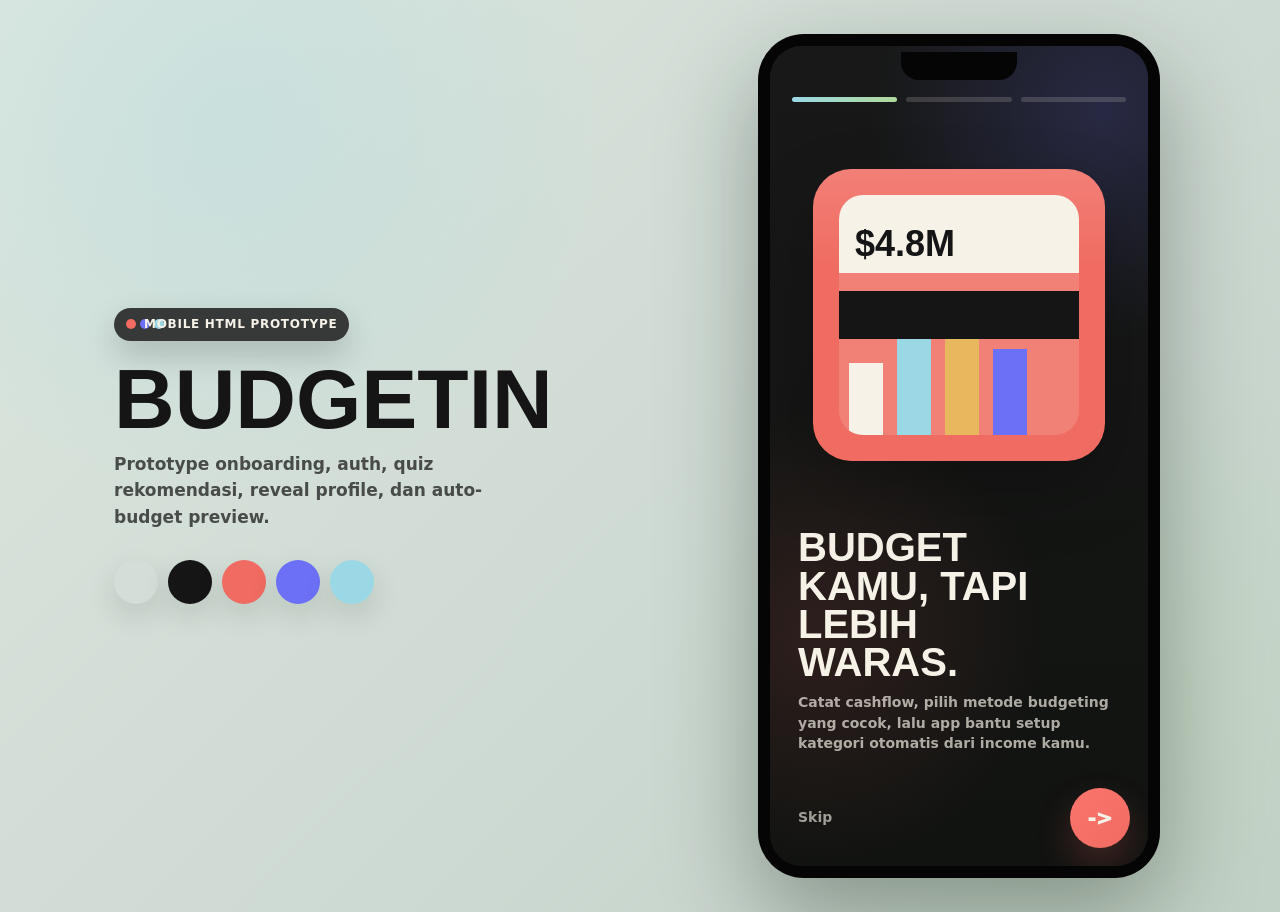
<file: index.html>
<!doctype html>
<html lang="id">
  <head>
    <meta charset="utf-8" />
    <meta name="viewport" content="width=device-width, initial-scale=1" />
    <title>Budgetin Onboarding</title>
    <link rel="stylesheet" href="styles.css" />
  </head>
  <body data-page="onboarding">
    <main class="stage">
      <aside class="brand-panel" aria-label="Arah visual">
        <div class="brand-pill"><span class="brand-dot"></span> Mobile HTML Prototype</div>
        <h1>Budgetin</h1>
        <p>Prototype onboarding, auth, quiz rekomendasi, reveal profile, dan auto-budget preview.</p>
        <div class="palette" aria-label="Color palette">
          <span class="swatch" style="background: var(--sage)"></span>
          <span class="swatch" style="background: var(--ink)"></span>
          <span class="swatch" style="background: var(--coral)"></span>
          <span class="swatch" style="background: var(--violet)"></span>
          <span class="swatch" style="background: var(--mint)"></span>
        </div>
      </aside>
      <section class="phone-shell" aria-label="Mobile app preview">
        <div class="app">
          <section class="screen">
            <div class="topbar intro-topbar">
              <div class="progress-row" id="introDots" aria-label="Onboarding progress"></div>
            </div>
            <div class="content intro-content">
              <div class="hero-art" id="introArt" data-art="cashflow">
                <div class="money-poster" aria-hidden="true"></div>
              </div>
              <h2 class="big-title" id="introTitle"></h2>
              <p class="lede" id="introCopy"></p>
            </div>
            <div class="bottom-dock intro-actions">
              <button class="secondary-btn" type="button" id="introLeft">Skip</button>
              <button class="primary-btn" type="button" id="introNext" aria-label="Next">-&gt;</button>
            </div>
          </section>
        </div>
      </section>
    </main>
    <script src="app.js"></script>
  </body>
</html>
</file>
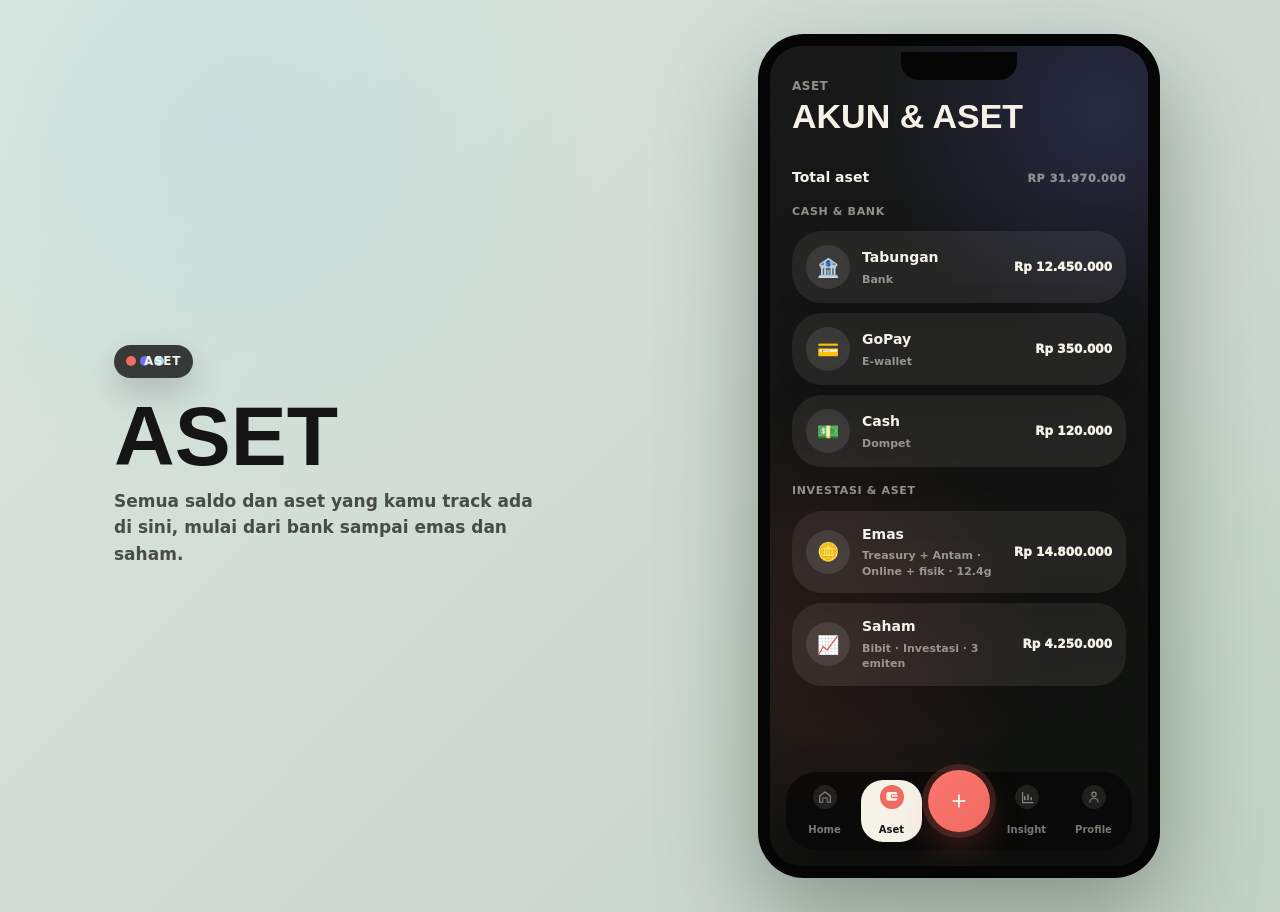
<file: accounts.html>
<!doctype html>
<html lang="id">
  <head>
    <meta charset="utf-8" />
    <meta name="viewport" content="width=device-width, initial-scale=1" />
    <title>Budgetin Aset</title>
    <link rel="stylesheet" href="styles.css" />
  </head>
  <body data-page="accounts">
    <main class="stage">
      <aside class="brand-panel" aria-label="Arah visual">
        <div class="brand-pill"><span class="brand-dot"></span> Aset</div>
        <h1>Aset</h1>
        <p>Semua saldo dan aset yang kamu track ada di sini, mulai dari bank sampai emas dan saham.</p>
      </aside>
      <section class="phone-shell" aria-label="Mobile app preview">
        <div class="app">
          <section class="screen">
            <div class="topbar main-top">
              <div class="main-title-block">
                <span>Aset</span>
                <h2>Akun & aset</h2>
              </div>
            </div>
            <div class="content main-content">
              <div class="accounts-panel">
                <div class="section-head">
                  <b>Total aset</b>
                  <span id="accountsTotal">Rp 0</span>
                </div>
                <div class="accounts-group">
                  <span class="accounts-group-label">Cash & bank</span>
                  <div class="accounts-list" id="liquidAccountsList" aria-label="Daftar saldo likuid"></div>
                </div>
                <div class="accounts-group">
                  <span class="accounts-group-label">Investasi & aset</span>
                  <div class="accounts-list" id="assetAccountsList" aria-label="Daftar aset dan investasi"></div>
                </div>
              </div>
            </div>
            <nav class="bottom-nav" aria-label="Main navigation">
              <a href="dashboard.html"><span class="nav-symbol" aria-hidden="true"><svg viewBox="0 0 24 24"><path fill="currentColor" d="M12 3.2 3 10.3v10.3h6.4v-6.4h5.2v6.4H21V10.3L12 3.2zm7.2 16H16v-6.4H8v6.4H4.8v-8.1L12 5.5l7.2 5.6v8.1z"/></svg></span>Home</a>
              <a class="active" aria-current="page" href="accounts.html"><span class="nav-symbol" aria-hidden="true"><svg viewBox="0 0 24 24"><path fill="currentColor" d="M3.5 7.5A3 3 0 0 1 6.5 4.5h11A2.5 2.5 0 0 1 20 7v1h-7a3 3 0 0 0 0 6h7v1a2.5 2.5 0 0 1-2.5 2.5h-11a3 3 0 0 1-3-3v-9zM20 12h-7a1.5 1.5 0 0 1 0-3h7v3zm-2.2-1.5a.8.8 0 1 0 0 1.6.8.8 0 0 0 0-1.6z"/></svg></span>Aset</a>
              <button class="nav-add" type="button" data-nav-add data-sheet-target="transaction" aria-label="Tambah"><svg viewBox="0 0 24 24" aria-hidden="true"><path fill="currentColor" d="M11 5h2v14h-2z"/><path fill="currentColor" d="M5 11h14v2H5z"/></svg></button>
              <a href="insights.html"><span class="nav-symbol" aria-hidden="true"><svg viewBox="0 0 24 24"><path fill="currentColor" d="M4.5 19.5V4.5h1.8v15h15v1.8H4.5zm3-2.7v-6h2.4v6H7.5zm4.8 0v-9h2.4v9h-2.4zm4.8 0v-4.5h2.4v4.5h-2.4z"/></svg></span>Insight</a>
              <a href="profile.html"><span class="nav-symbol" aria-hidden="true"><svg viewBox="0 0 24 24"><path fill="currentColor" d="M12 12.2a4.2 4.2 0 1 0-4.2-4.2 4.2 4.2 0 0 0 4.2 4.2zm0-6.6a2.4 2.4 0 1 1-2.4 2.4A2.4 2.4 0 0 1 12 5.6z"/><path fill="currentColor" d="M4.8 20.2a7.2 7.2 0 0 1 14.4 0h-1.8a5.4 5.4 0 0 0-10.8 0H4.8z"/></svg></span>Profile</a>
            </nav>
          </section>
        </div>
      </section>
    </main>
    <script src="app.js"></script>
  </body>
</html>
</file>
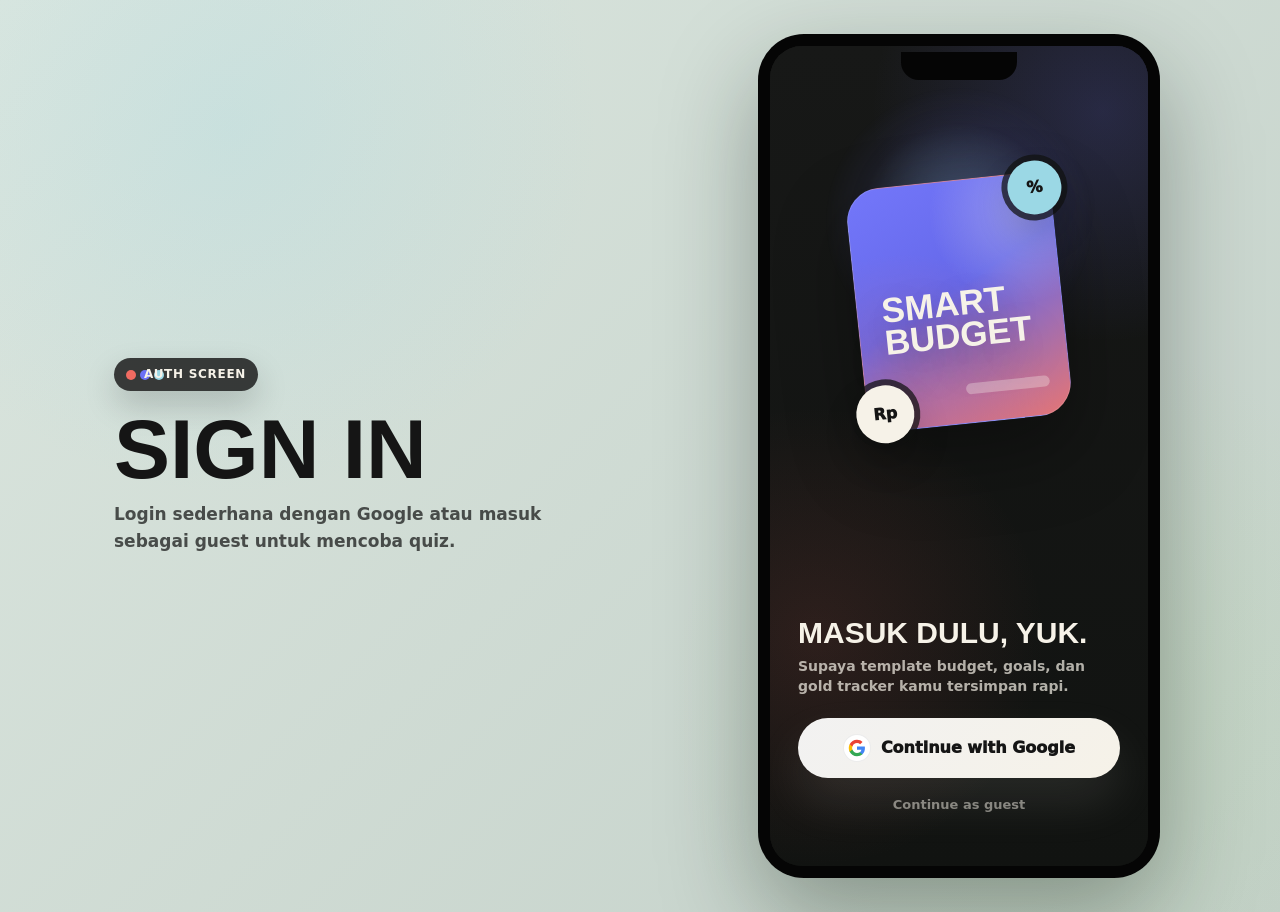
<file: auth.html>
<!doctype html>
<html lang="id">
  <head>
    <meta charset="utf-8" />
    <meta name="viewport" content="width=device-width, initial-scale=1" />
    <title>Budgetin Auth</title>
    <link rel="stylesheet" href="styles.css" />
  </head>
  <body data-page="auth">
    <main class="stage">
      <aside class="brand-panel" aria-label="Arah visual">
        <div class="brand-pill"><span class="brand-dot"></span> Auth Screen</div>
        <h1>Sign In</h1>
        <p>Login sederhana dengan Google atau masuk sebagai guest untuk mencoba quiz.</p>
      </aside>
      <section class="phone-shell" aria-label="Mobile app preview">
        <div class="app">
          <section class="screen">
            <div class="topbar auth-topbar"></div>
            <div class="content auth-content">
              <div class="auth-visual" aria-hidden="true">
                <div class="auth-pass">
                  <strong>Smart<br />Budget</strong>
                  <span class="auth-float one">Rp</span>
                  <span class="auth-float two">%</span>
                </div>
              </div>
              <div class="auth-hero">
                <h2>Masuk dulu, yuk.</h2>
                <p>Supaya template budget, goals, dan gold tracker kamu tersimpan rapi.</p>
              </div>
              <div class="auth-options" aria-label="Pilihan masuk">
                <button class="google-btn" type="button" data-start-quiz>
                  <span class="google-mark" aria-hidden="true">
                    <svg viewBox="0 0 24 24" role="img" focusable="false">
                      <path fill="#4285F4" d="M22.56 12.25c0-.78-.07-1.53-.2-2.25H12v4.26h5.92c-.26 1.37-1.04 2.53-2.21 3.31v2.77h3.57c2.08-1.92 3.28-4.74 3.28-8.09z" />
                      <path fill="#34A853" d="M12 23c2.97 0 5.46-.98 7.28-2.66l-3.57-2.77c-.98.66-2.23 1.06-3.71 1.06-2.86 0-5.29-1.93-6.16-4.53H2.18v2.84C3.99 20.53 7.7 23 12 23z" />
                      <path fill="#FBBC05" d="M5.84 14.1c-.22-.66-.35-1.36-.35-2.1s.13-1.44.35-2.1V7.06H2.18C1.43 8.55 1 10.22 1 12s.43 3.45 1.18 4.94l3.66-2.84z" />
                      <path fill="#EA4335" d="M12 5.38c1.62 0 3.06.56 4.21 1.64l3.15-3.15C17.45 2.09 14.97 1 12 1 7.7 1 3.99 3.47 2.18 7.06L5.84 9.9C6.71 7.31 9.14 5.38 12 5.38z" />
                    </svg>
                  </span>
                  Continue with Google
                </button>
                <button class="guest-btn" type="button" data-start-quiz>Continue as guest</button>
              </div>
            </div>
          </section>
        </div>
      </section>
    </main>
    <script src="app.js"></script>
  </body>
</html>
</file>
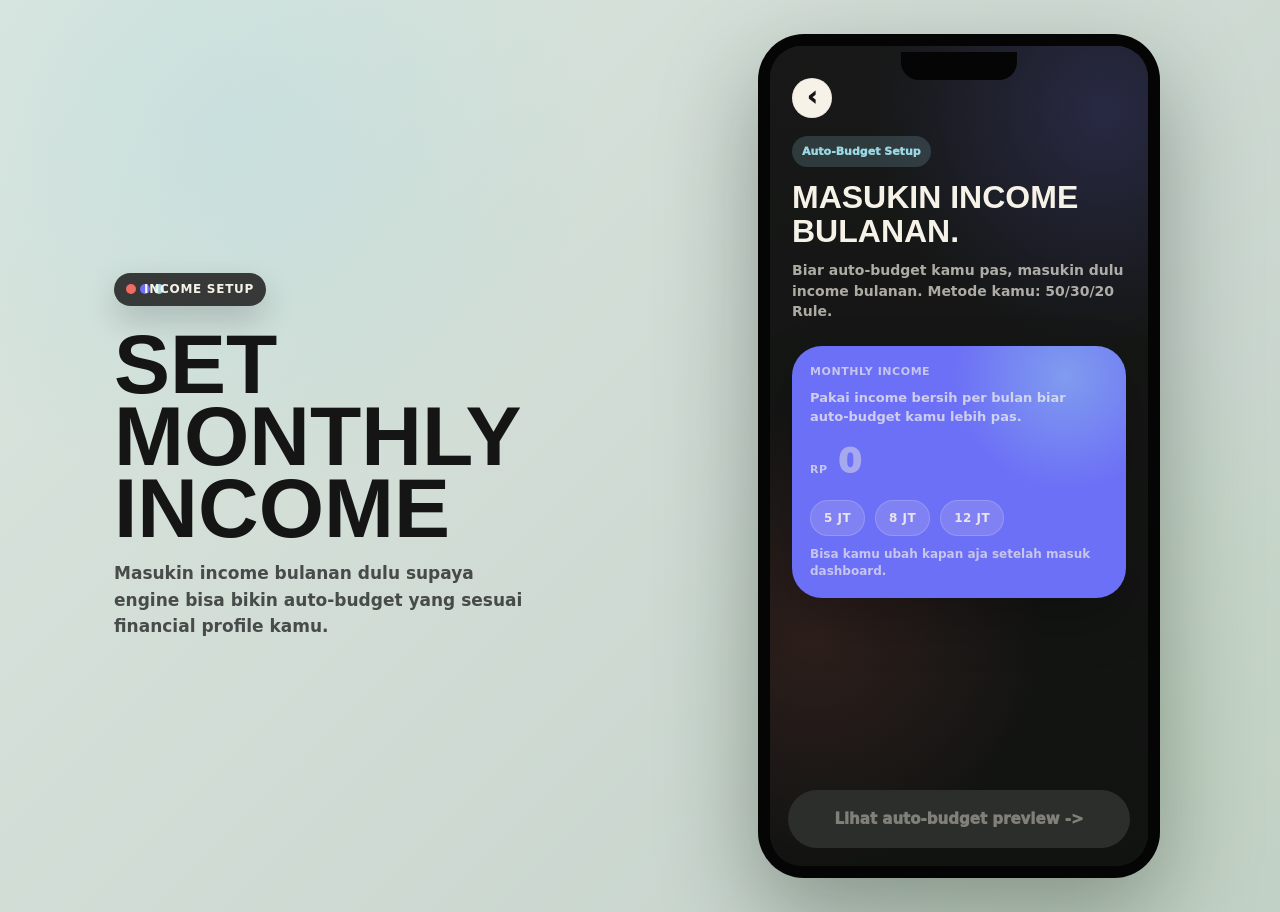
<file: auto-budget-preview.html>
<!doctype html>
<html lang="id">
  <head>
    <meta charset="utf-8" />
    <meta name="viewport" content="width=device-width, initial-scale=1" />
    <title>Budgetin Auto-Budget Preview</title>
    <link rel="stylesheet" href="styles.css" />
  </head>
  <body data-page="auto-budget-preview">
    <main class="stage">
      <aside class="brand-panel" aria-label="Arah visual">
        <div class="brand-pill"><span class="brand-dot"></span> Recommendation Engine</div>
        <h1>Auto-Budget Preview</h1>
        <p>Preview budget otomatis yang dibentuk dari hasil method recommendation engine dan income bulanan user.</p>
      </aside>
      <section class="phone-shell" aria-label="Mobile app preview">
        <div class="app">
          <section class="screen">
            <div class="topbar main-top budget-topbar">
              <a class="icon-btn budget-back" href="budget-preview.html" aria-label="Kembali">&#8249;</a>
              <div class="main-title-block">
                <span>Auto-Budget Preview</span>
                <h2>Review dulu</h2>
              </div>
            </div>
            <div class="content main-content">
              <div class="method-summary income-summary profile-preview-card" id="previewProfileCard">
                <span>Recommended setup</span>
                <b id="previewMethodName">-</b>
                <p id="previewMethodCopy">Budget otomatis akan muncul di sini.</p>
              </div>
              <div class="budget-totals-card" aria-label="Ringkasan preview budget">
                <div><span>Income</span><b id="previewIncomeTotal">Rp 0</b></div>
                <div><span>Allocated</span><b id="previewAllocatedTotal">Rp 0</b></div>
              </div>
              <p class="allocation-note" id="previewAllocationNote">Total alokasi akan muncul di sini.</p>
              <div class="budget-snapshot">
                <div class="section-head">
                  <b>Auto-budget</b>
                  <span>Editable before dashboard</span>
                </div>
                <div class="budget-list" id="previewBudgetList"></div>
              </div>
              <div class="method-summary preview-why-card profile-why-card" id="previewWhyCard">
                <span>Kenapa setup-nya begini?</span>
                <b id="previewWhyTitle">-</b>
                <p id="previewWhySummary">-</p>
              </div>
              <div class="rule-grid" id="previewRuleGrid" aria-label="Aturan auto-budget"></div>
            </div>
            <div class="bottom-dock">
              <button class="primary-btn" id="previewToDashboard" type="button">Masuk ke dashboard -></button>
            </div>
          </section>
        </div>
      </section>
    </main>
    <script src="app.js"></script>
  </body>
</html>
</file>
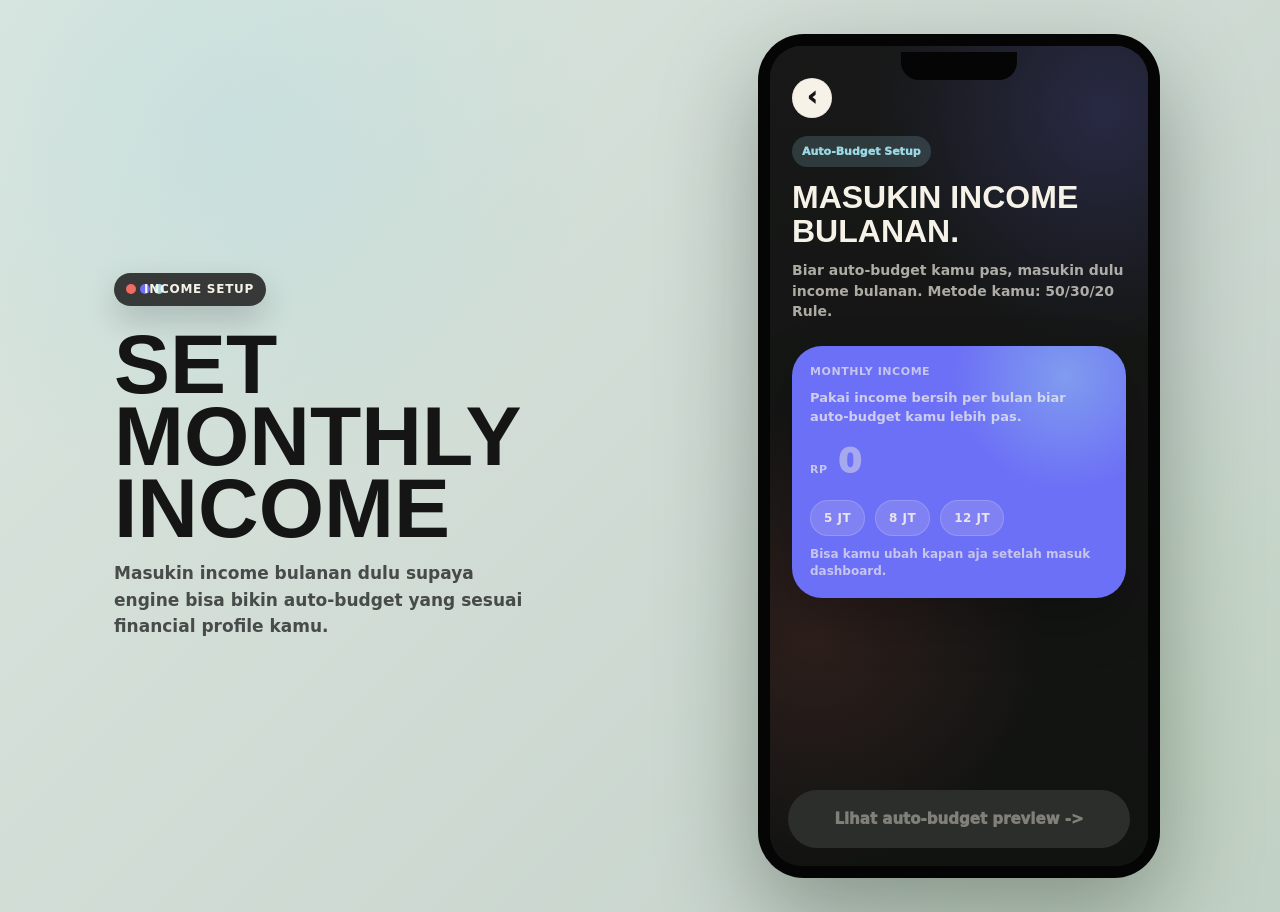
<file: budget-preview.html>
<!doctype html>
<html lang="id">
  <head>
    <meta charset="utf-8" />
    <meta name="viewport" content="width=device-width, initial-scale=1" />
    <title>Budgetin Auto Budget</title>
    <link rel="stylesheet" href="styles.css" />
  </head>
  <body data-page="budget-preview">
    <main class="stage">
      <aside class="brand-panel" aria-label="Arah visual">
        <div class="brand-pill"><span class="brand-dot"></span> Income Setup</div>
        <h1>Set Monthly Income</h1>
        <p>Masukin income bulanan dulu supaya engine bisa bikin auto-budget yang sesuai financial profile kamu.</p>
      </aside>
      <section class="phone-shell" aria-label="Mobile app preview">
        <div class="app">
          <section class="screen">
            <div class="topbar">
              <a class="icon-btn" href="result.html" aria-label="Kembali">&#8249;</a>
              <span aria-hidden="true"></span>
            </div>
            <div class="content budget-content">
              <span class="quiz-count">Auto-Budget Setup</span>
              <h2 class="quiz-title">Masukin income bulanan.</h2>
              <p class="lede" id="budgetIntro"></p>
              <div class="budget-income-card" aria-label="Monthly income">
                <span>Monthly income</span>
                <p class="income-sub">Pakai income bersih per bulan biar auto-budget kamu lebih pas.</p>
                <div class="income-row">
                  <span class="income-prefix" aria-hidden="true">Rp</span>
                  <input
                    class="income-input"
                    id="monthlyIncome"
                    type="text"
                    inputmode="numeric"
                    autocomplete="off"
                    placeholder="0"
                    aria-label="Nominal income bulanan"
                  />
                </div>
                <div class="income-presets" aria-label="Preset income">
                  <button class="preset-chip" type="button" data-income="5000000">5 jt</button>
                  <button class="preset-chip" type="button" data-income="8000000">8 jt</button>
                  <button class="preset-chip" type="button" data-income="12000000">12 jt</button>
                </div>
                <small class="income-help">Bisa kamu ubah kapan aja setelah masuk dashboard.</small>
              </div>
            </div>
            <div class="bottom-dock">
              <button class="primary-btn" id="budgetContinue" type="button" disabled>Lihat auto-budget preview -></button>
            </div>
          </section>
        </div>
      </section>
    </main>
    <script src="app.js"></script>
  </body>
</html>
</file>
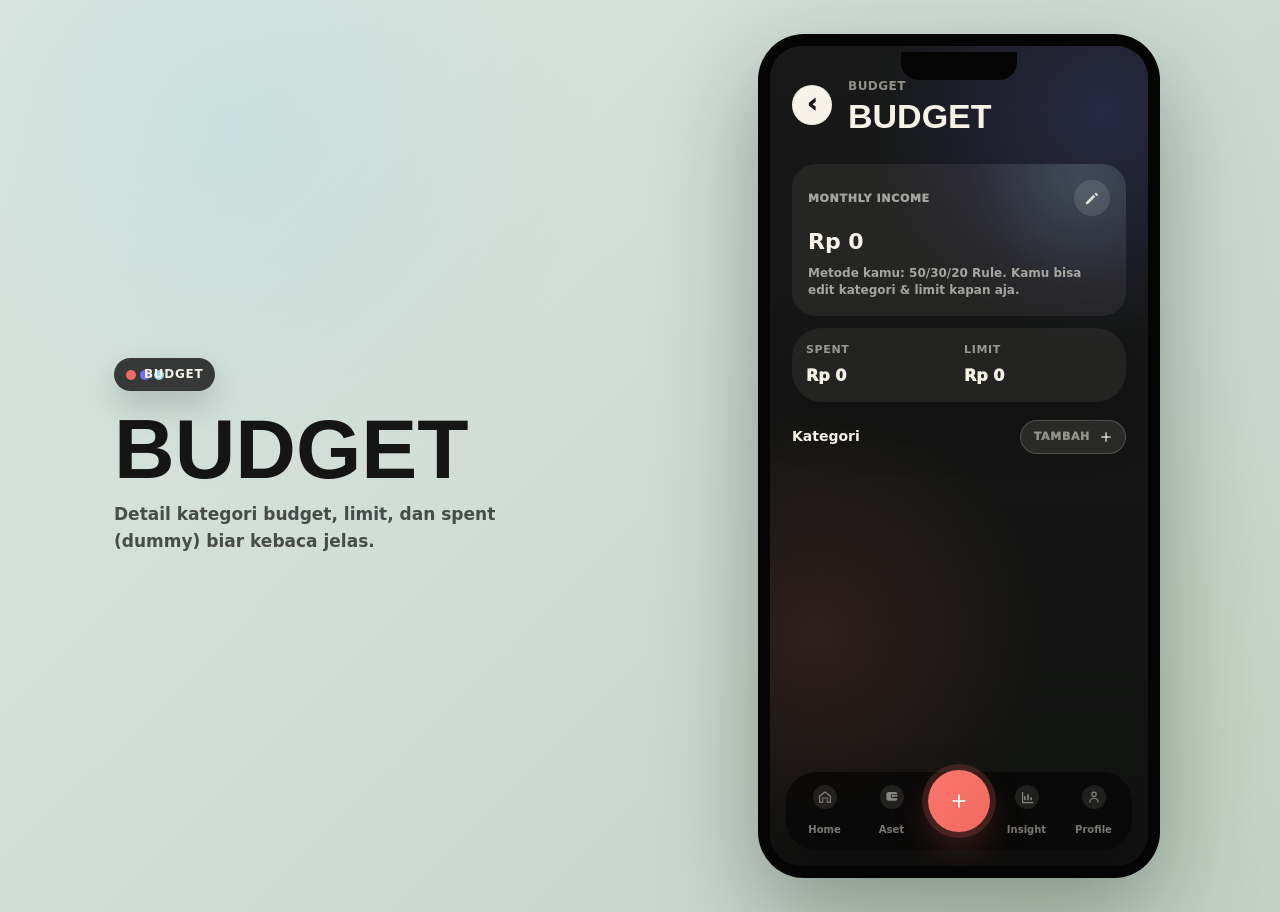
<file: budget.html>
<!doctype html>
<html lang="id">
  <head>
    <meta charset="utf-8" />
    <meta name="viewport" content="width=device-width, initial-scale=1" />
    <title>Budgetin Budget</title>
    <link rel="stylesheet" href="styles.css" />
  </head>
  <body data-page="budget">
    <main class="stage">
      <aside class="brand-panel" aria-label="Arah visual">
        <div class="brand-pill"><span class="brand-dot"></span> Budget</div>
        <h1>Budget</h1>
        <p>Detail kategori budget, limit, dan spent (dummy) biar kebaca jelas.</p>
      </aside>
      <section class="phone-shell" aria-label="Mobile app preview">
        <div class="app">
          <section class="screen">
            <div class="topbar main-top budget-topbar">
              <a class="icon-btn budget-back" href="dashboard.html" aria-label="Kembali">&#8249;</a>
              <div class="main-title-block">
                <span>Budget</span>
                <h2>Budget</h2>
              </div>
            </div>
            <div class="content main-content">
              <div class="method-summary income-summary">
                <div class="income-head">
                  <span>Monthly income</span>
                  <button class="mini-icon" type="button" id="editMonthlyIncome" aria-label="Edit monthly income">
                    <svg viewBox="0 0 24 24" aria-hidden="true" focusable="false">
                      <path fill="currentColor" d="M3.8 17.6V20.2h2.6l10-10-2.6-2.6-10 10zm16.1-9.4a.7.7 0 0 0 0-1l-2.1-2.1a.7.7 0 0 0-1 0l-1.6 1.6 3.1 3.1 1.6-1.6z"/>
                    </svg>
                  </button>
                </div>
                <b id="budgetMonthlyIncome">Rp 0</b>
                <div class="income-edit" id="budgetIncomeEdit" hidden>
                  <span class="income-prefix" aria-hidden="true">Rp</span>
                  <input class="inline-income-input" id="budgetMonthlyIncomeInput" type="text" inputmode="numeric" autocomplete="off" placeholder="0" aria-label="Nominal income bulanan" />
                  <button class="ghost-btn income-save" type="button" id="saveMonthlyIncome">Simpan</button>
                </div>
                <p id="budgetMethodSummary">Template budget mengikuti metode pilihan kamu.</p>
              </div>
              <div class="budget-totals-card" aria-label="Ringkasan spent dan limit">
                <div><span>Spent</span><b id="budgetTotalsSpent">Rp 0</b></div>
                <div><span>Limit</span><b id="budgetTotalsLimit">Rp 0</b></div>
              </div>
              <div class="budget-snapshot">
                <div class="section-head">
                  <b>Kategori</b>
                  <button class="detail-pill" type="button" id="addBudgetCategory" aria-label="Tambah kategori budget">
                    <span>TAMBAH</span>
                    <svg viewBox="0 0 24 24" aria-hidden="true" focusable="false">
                      <path fill="currentColor" d="M11 5h2v14h-2z"/>
                      <path fill="currentColor" d="M5 11h14v2H5z"/>
                    </svg>
                  </button>
                </div>
                <div class="budget-list" id="budgetPageList"></div>
              </div>
            </div>
            <nav class="bottom-nav" aria-label="Main navigation">
              <a href="dashboard.html"><span class="nav-symbol" aria-hidden="true"><svg viewBox="0 0 24 24"><path fill="currentColor" d="M12 3.2 3 10.3v10.3h6.4v-6.4h5.2v6.4H21V10.3L12 3.2zm7.2 16H16v-6.4H8v6.4H4.8v-8.1L12 5.5l7.2 5.6v8.1z"/></svg></span>Home</a>
              <a href="accounts.html"><span class="nav-symbol" aria-hidden="true"><svg viewBox="0 0 24 24"><path fill="currentColor" d="M3.5 7.5A3 3 0 0 1 6.5 4.5h11A2.5 2.5 0 0 1 20 7v1h-7a3 3 0 0 0 0 6h7v1a2.5 2.5 0 0 1-2.5 2.5h-11a3 3 0 0 1-3-3v-9zM20 12h-7a1.5 1.5 0 0 1 0-3h7v3zm-2.2-1.5a.8.8 0 1 0 0 1.6.8.8 0 0 0 0-1.6z"/></svg></span>Aset</a>
              <button class="nav-add" type="button" data-nav-add data-sheet-target="transaction" aria-label="Tambah"><svg viewBox="0 0 24 24" aria-hidden="true"><path fill="currentColor" d="M11 5h2v14h-2z"/><path fill="currentColor" d="M5 11h14v2H5z"/></svg></button>
              <a href="insights.html"><span class="nav-symbol" aria-hidden="true"><svg viewBox="0 0 24 24"><path fill="currentColor" d="M4.5 19.5V4.5h1.8v15h15v1.8H4.5zm3-2.7v-6h2.4v6H7.5zm4.8 0v-9h2.4v9h-2.4zm4.8 0v-4.5h2.4v4.5h-2.4z"/></svg></span>Insight</a>
              <a href="profile.html"><span class="nav-symbol" aria-hidden="true"><svg viewBox="0 0 24 24"><path fill="currentColor" d="M12 12.2a4.2 4.2 0 1 0-4.2-4.2 4.2 4.2 0 0 0 4.2 4.2zm0-6.6a2.4 2.4 0 1 1-2.4 2.4A2.4 2.4 0 0 1 12 5.6z"/><path fill="currentColor" d="M4.8 20.2a7.2 7.2 0 0 1 14.4 0h-1.8a5.4 5.4 0 0 0-10.8 0H4.8z"/></svg></span>Profile</a>
            </nav>
          </section>
        </div>
      </section>
    </main>
    <script src="app.js"></script>
  </body>
</html>
</file>
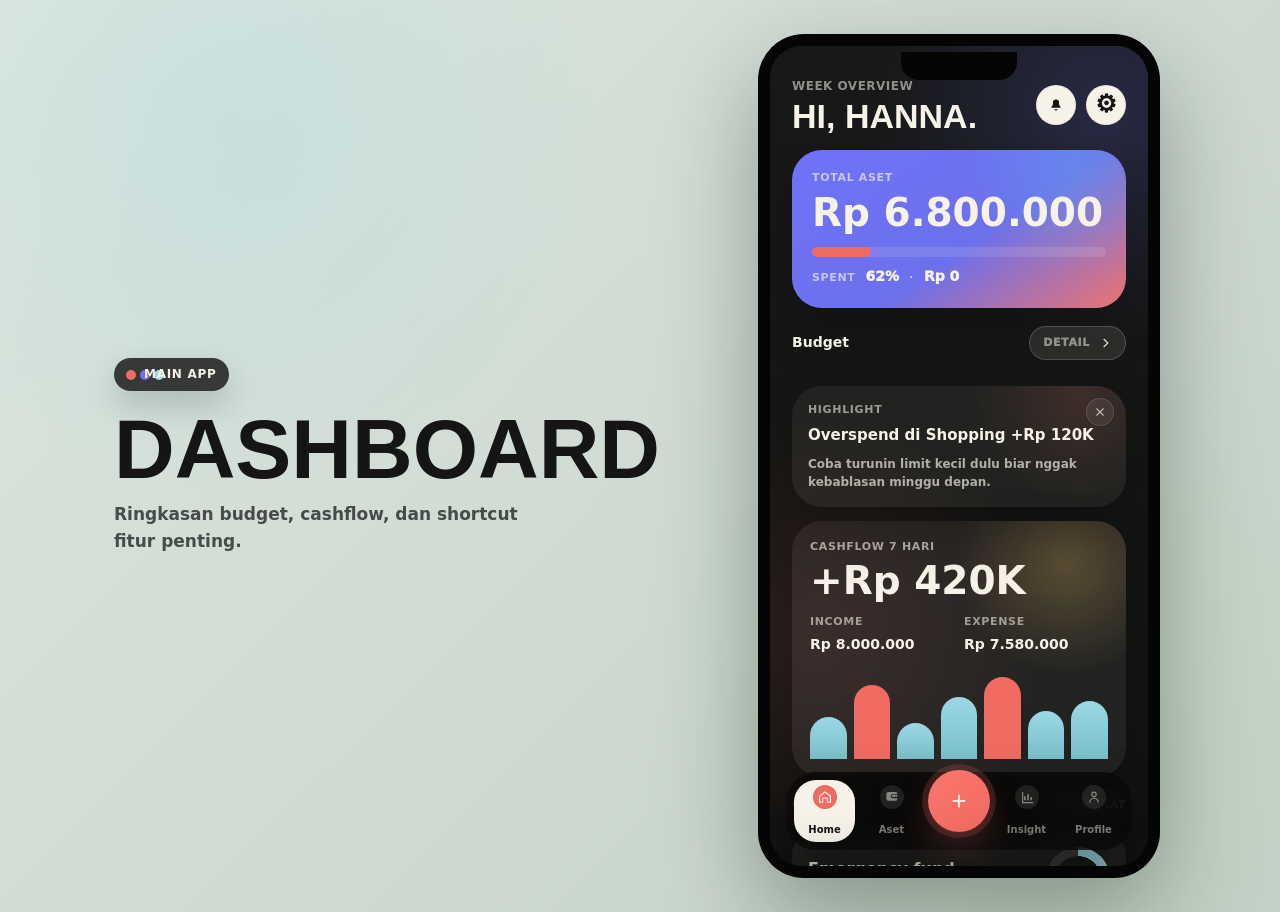
<file: dashboard.html>
<!doctype html>
<html lang="id">
  <head>
    <meta charset="utf-8" />
    <meta name="viewport" content="width=device-width, initial-scale=1" />
    <title>Budgetin Dashboard</title>
    <link rel="stylesheet" href="styles.css" />
  </head>
  <body data-page="dashboard">
    <main class="stage">
      <aside class="brand-panel" aria-label="Arah visual">
        <div class="brand-pill"><span class="brand-dot"></span> Main App</div>
        <h1>Dashboard</h1>
        <p>Ringkasan budget, cashflow, dan shortcut fitur penting.</p>
      </aside>
      <section class="phone-shell" aria-label="Mobile app preview">
        <div class="app">
          <section class="screen">
            <div class="topbar main-top">
              <div class="main-title-block">
                <span id="dashboardDateLabel">Week overview</span>
                <h2>Hi, Hanna.</h2>
              </div>
              <div class="top-actions" aria-label="Shortcuts">
                <a class="icon-btn" href="insights.html" aria-label="Notifications">
                  <svg viewBox="0 0 24 24" aria-hidden="true" focusable="false">
                    <path fill="currentColor" d="M12 3.8a4.6 4.6 0 0 0-4.6 4.6v2.1c0 .9-.3 1.8-.9 2.5l-1.3 1.7c-.4.5-.1 1.3.6 1.3h12.4c.7 0 1-.8.6-1.3l-1.3-1.7a4 4 0 0 1-.9-2.5V8.4A4.6 4.6 0 0 0 12 3.8zm0 16.4a2.8 2.8 0 0 0 2.6-1.8H9.4a2.8 2.8 0 0 0 2.6 1.8z"/>
                  </svg>
                </a>
                <a class="icon-btn" href="settings.html" aria-label="Settings">⚙</a>
              </div>
            </div>
            <div class="content main-content">
              <a class="home-hero-card hero-link-card" href="accounts.html" aria-label="Buka halaman akun dan aset">
                <span>Total aset</span>
                <strong id="heroSavings">Rp 6.800.000</strong>
                <div class="progress-track hero-progress" id="heroProgress" style="--value: 20%"><i></i></div>
                <div class="hero-meta"><span>Spent</span><b id="heroSpentPct">62%</b><span class="hero-meta-sep">·</span><b id="heroSpentTotal">Rp 0</b></div>
              </a>
              <div class="budget-snapshot">
                <div class="section-head">
                  <b>Budget</b>
                  <span class="section-actions">
                    <a class="detail-pill" href="budget.html" aria-label="Buka detail budget">
                      <span>Detail</span>
                      <svg viewBox="0 0 24 24" aria-hidden="true" focusable="false">
                        <path fill="currentColor" d="M9.2 5.4 16 12l-6.8 6.6-1.3-1.3L13.4 12 7.9 6.7l1.3-1.3z"/>
                      </svg>
                    </a>
                  </span>
                </div>
                <div class="budget-list" id="dashboardBudgetList"></div>
              </div>
              <div class="highlight-card" id="dashboardHighlight">
                <button class="highlight-close" type="button" aria-label="Tutup highlight" data-close-highlight>
                  <svg viewBox="0 0 24 24" aria-hidden="true" focusable="false">
                    <path fill="currentColor" d="M6.7 5.3 12 10.6l5.3-5.3 1.4 1.4-5.3 5.3 5.3 5.3-1.4 1.4-5.3-5.3-5.3 5.3-1.4-1.4 5.3-5.3-5.3-5.3z"/>
                  </svg>
                </button>
                <span>Highlight</span>
                <b>Overspend di Shopping +Rp 120K</b>
                <p>Coba turunin limit kecil dulu biar nggak kebablasan minggu depan.</p>
              </div>
              <div class="cashflow-card">
                <span>Cashflow 7 hari</span>
                <strong>+Rp 420K</strong>
                <div class="cashflow-row">
                  <div><small>Income</small><b>Rp 8.000.000</b></div>
                  <div><small>Expense</small><b>Rp 7.580.000</b></div>
                </div>
                <div class="cash-bars" aria-hidden="true">
                  <i style="height: 42px"></i><i style="height: 74px"></i><i style="height: 36px"></i><i style="height: 62px"></i><i style="height: 82px"></i><i style="height: 48px"></i><i style="height: 58px"></i>
                </div>
              </div>
              <div class="goals-panel">
                <div class="section-head">
                  <b>Goals</b>
                  <span>2 terdekat</span>
                </div>
                <div class="goal-list">
                  <div class="goal-card">
                    <div class="goal-head">
                      <div><b>Emergency fund</b><span>Target Rp 12.000.000</span></div>
                      <div class="goal-ring" style="--value: 62%">62%</div>
                    </div>
                    <div class="progress-track" style="--value: 62%"><i></i></div>
                    <div class="goal-meta"><span>Deadline: 28 Jun</span><span>Sisa: Rp 4.560.000</span></div>
                  </div>
                  <div class="goal-card">
                    <div class="goal-head">
                      <div><b>Laptop upgrade</b><span>Target Rp 15.000.000</span></div>
                      <div class="goal-ring" style="--value: 38%">38%</div>
                    </div>
                    <div class="progress-track" style="--value: 38%"><i></i></div>
                    <div class="goal-meta"><span>Deadline: 15 Jul</span><span>Sisa: Rp 9.300.000</span></div>
                  </div>
                </div>
              </div>
              <div class="coach-card">
                <span>Next move</span>
                <b>Turunkan shopping limit Rp 150K minggu depan.</b>
                <p>Biar impulsif tetap aman, tapi lifestyle nggak harus mati gaya.</p>
              </div>
              <div class="recent-panel">
                <div class="section-head">
                  <b>Recent</b>
                  <span>3 transaksi terakhir</span>
                </div>
                <div class="tx-list">
                  <div class="tx-item"><span class="tx-icon">Fo</span><div><b>Kopi & brunch</b><span>Food · Today, 09:20</span></div><em class="tx-amount out">-Rp 86K</em></div>
                  <div class="tx-item"><span class="tx-icon">Sh</span><div><b>Flash sale</b><span>Shopping · Yesterday</span></div><em class="tx-amount out">-Rp 320K</em></div>
                  <div class="tx-item"><span class="tx-icon">In</span><div><b>Salary</b><span>Income · May 31</span></div><em class="tx-amount in">+Rp 8M</em></div>
                </div>
              </div>
            </div>
            <nav class="bottom-nav" aria-label="Main navigation">
              <a class="active" aria-current="page" href="dashboard.html"><span class="nav-symbol" aria-hidden="true"><svg viewBox="0 0 24 24"><path fill="currentColor" d="M12 3.2 3 10.3v10.3h6.4v-6.4h5.2v6.4H21V10.3L12 3.2zm7.2 16H16v-6.4H8v6.4H4.8v-8.1L12 5.5l7.2 5.6v8.1z"/></svg></span>Home</a>
              <a href="accounts.html"><span class="nav-symbol" aria-hidden="true"><svg viewBox="0 0 24 24"><path fill="currentColor" d="M3.5 7.5A3 3 0 0 1 6.5 4.5h11A2.5 2.5 0 0 1 20 7v1h-7a3 3 0 0 0 0 6h7v1a2.5 2.5 0 0 1-2.5 2.5h-11a3 3 0 0 1-3-3v-9zM20 12h-7a1.5 1.5 0 0 1 0-3h7v3zm-2.2-1.5a.8.8 0 1 0 0 1.6.8.8 0 0 0 0-1.6z"/></svg></span>Aset</a>
              <button class="nav-add" type="button" data-nav-add data-sheet-target="transaction" aria-label="Tambah"><svg viewBox="0 0 24 24" aria-hidden="true"><path fill="currentColor" d="M11 5h2v14h-2z"/><path fill="currentColor" d="M5 11h14v2H5z"/></svg></button>
              <a href="insights.html"><span class="nav-symbol" aria-hidden="true"><svg viewBox="0 0 24 24"><path fill="currentColor" d="M4.5 19.5V4.5h1.8v15h15v1.8H4.5zm3-2.7v-6h2.4v6H7.5zm4.8 0v-9h2.4v9h-2.4zm4.8 0v-4.5h2.4v4.5h-2.4z"/></svg></span>Insight</a>
              <a href="profile.html"><span class="nav-symbol" aria-hidden="true"><svg viewBox="0 0 24 24"><path fill="currentColor" d="M12 12.2a4.2 4.2 0 1 0-4.2-4.2 4.2 4.2 0 0 0 4.2 4.2zm0-6.6a2.4 2.4 0 1 1-2.4 2.4A2.4 2.4 0 0 1 12 5.6z"/><path fill="currentColor" d="M4.8 20.2a7.2 7.2 0 0 1 14.4 0h-1.8a5.4 5.4 0 0 0-10.8 0H4.8z"/></svg></span>Profile</a>
            </nav>
            <div class="sheet-backdrop" data-sheet="transaction" aria-hidden="true">
              <div class="bottom-sheet" role="dialog" aria-modal="true" aria-labelledby="transactionSheetTitle">
                <button class="sheet-close" type="button" data-close-sheet aria-label="Tutup">&times;</button>
                <span class="sheet-handle"></span>
                <div class="sheet-head">
                  <span>Quick Entry</span>
                  <h3 id="transactionSheetTitle">Add transaction</h3>
                </div>
                <div class="amount-display"><span>Amount</span><strong class="amount-value">Rp 0</strong></div>
                <div class="category-grid" aria-label="Kategori transaksi">
                  <button class="category-chip active" type="button"><i>Fo</i>Food</button>
                  <button class="category-chip" type="button"><i>Tr</i>Transport</button>
                  <button class="category-chip" type="button"><i>Sh</i>Shopping</button>
                  <button class="category-chip" type="button"><i>In</i>Income</button>
                </div>
                <label class="switch-row">
                  <span><b>Impulsive spending?</b><small>Mark this if it was unplanned.</small></span>
                  <input type="checkbox" />
                </label>
                <div class="numpad" aria-label="Numpad">
                  <button type="button" data-key="1">1</button><button type="button" data-key="2">2</button><button type="button" data-key="3">3</button>
                  <button type="button" data-key="4">4</button><button type="button" data-key="5">5</button><button type="button" data-key="6">6</button>
                  <button type="button" data-key="7">7</button><button type="button" data-key="8">8</button><button type="button" data-key="9">9</button>
                  <button type="button" data-key="back">Del</button><button type="button" data-key="0">0</button><button type="button" data-key="clear">C</button>
                </div>
                <button class="primary-btn" type="button" data-close-sheet>Save transaction</button>
              </div>
            </div>
          </section>
        </div>
      </section>
    </main>
    <script src="app.js"></script>
  </body>
</html>
</file>
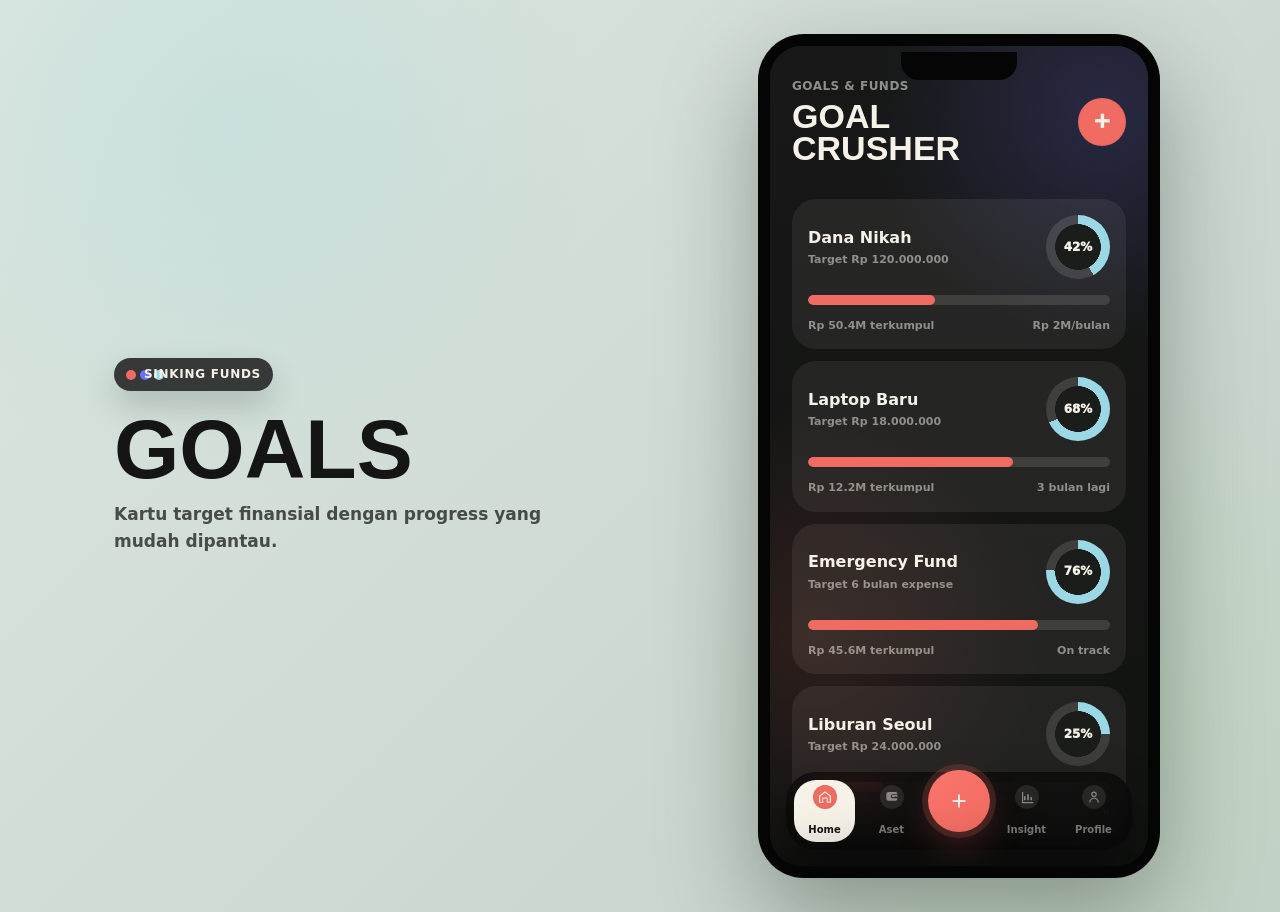
<file: goals.html>
<!doctype html>
<html lang="id">
  <head>
    <meta charset="utf-8" />
    <meta name="viewport" content="width=device-width, initial-scale=1" />
    <title>Budgetin Goals</title>
    <link rel="stylesheet" href="styles.css" />
  </head>
  <body data-page="goals">
    <main class="stage">
      <aside class="brand-panel" aria-label="Arah visual">
        <div class="brand-pill"><span class="brand-dot"></span> Sinking Funds</div>
        <h1>Goals</h1>
        <p>Kartu target finansial dengan progress yang mudah dipantau.</p>
      </aside>
      <section class="phone-shell" aria-label="Mobile app preview">
        <div class="app">
          <section class="screen">
            <div class="topbar main-top">
              <div class="main-title-block">
                <span>Goals & Funds</span>
                <h2>Goal Crusher</h2>
              </div>
              <button class="round-action" type="button" data-open-sheet="goal" aria-label="Tambah goal">+</button>
            </div>
            <div class="content main-content">
              <div class="goal-list">
                <div class="goal-card">
                  <div class="goal-head"><div><b>Dana Nikah</b><span>Target Rp 120.000.000</span></div><div class="goal-ring" style="--value: 42%">42%</div></div>
                  <div class="progress-track"><i style="--value: 42%"></i></div>
                  <div class="goal-meta"><span>Rp 50.4M terkumpul</span><span>Rp 2M/bulan</span></div>
                </div>
                <div class="goal-card">
                  <div class="goal-head"><div><b>Laptop Baru</b><span>Target Rp 18.000.000</span></div><div class="goal-ring" style="--value: 68%">68%</div></div>
                  <div class="progress-track"><i style="--value: 68%"></i></div>
                  <div class="goal-meta"><span>Rp 12.2M terkumpul</span><span>3 bulan lagi</span></div>
                </div>
                <div class="goal-card">
                  <div class="goal-head"><div><b>Emergency Fund</b><span>Target 6 bulan expense</span></div><div class="goal-ring" style="--value: 76%">76%</div></div>
                  <div class="progress-track"><i style="--value: 76%"></i></div>
                  <div class="goal-meta"><span>Rp 45.6M terkumpul</span><span>On track</span></div>
                </div>
                <div class="goal-card">
                  <div class="goal-head"><div><b>Liburan Seoul</b><span>Target Rp 24.000.000</span></div><div class="goal-ring" style="--value: 25%">25%</div></div>
                  <div class="progress-track"><i style="--value: 25%"></i></div>
                  <div class="goal-meta"><span>Rp 6M terkumpul</span><span>Rp 750K/bulan</span></div>
                </div>
              </div>
            </div>
            <nav class="bottom-nav" aria-label="Main navigation">
              <a class="active" aria-current="page" href="dashboard.html"><span class="nav-symbol" aria-hidden="true"><svg viewBox="0 0 24 24"><path fill="currentColor" d="M12 3.2 3 10.3v10.3h6.4v-6.4h5.2v6.4H21V10.3L12 3.2zm7.2 16H16v-6.4H8v6.4H4.8v-8.1L12 5.5l7.2 5.6v8.1z"/></svg></span>Home</a>
              <a href="accounts.html"><span class="nav-symbol" aria-hidden="true"><svg viewBox="0 0 24 24"><path fill="currentColor" d="M3.5 7.5A3 3 0 0 1 6.5 4.5h11A2.5 2.5 0 0 1 20 7v1h-7a3 3 0 0 0 0 6h7v1a2.5 2.5 0 0 1-2.5 2.5h-11a3 3 0 0 1-3-3v-9zM20 12h-7a1.5 1.5 0 0 1 0-3h7v3zm-2.2-1.5a.8.8 0 1 0 0 1.6.8.8 0 0 0 0-1.6z"/></svg></span>Aset</a>
              <button class="nav-add" type="button" data-nav-add data-sheet-target="goal" aria-label="Tambah"><svg viewBox="0 0 24 24" aria-hidden="true"><path fill="currentColor" d="M11 5h2v14h-2z"/><path fill="currentColor" d="M5 11h14v2H5z"/></svg></button>
              <a href="insights.html"><span class="nav-symbol" aria-hidden="true"><svg viewBox="0 0 24 24"><path fill="currentColor" d="M4.5 19.5V4.5h1.8v15h15v1.8H4.5zm3-2.7v-6h2.4v6H7.5zm4.8 0v-9h2.4v9h-2.4zm4.8 0v-4.5h2.4v4.5h-2.4z"/></svg></span>Insight</a>
              <a href="profile.html"><span class="nav-symbol" aria-hidden="true"><svg viewBox="0 0 24 24"><path fill="currentColor" d="M12 12.2a4.2 4.2 0 1 0-4.2-4.2 4.2 4.2 0 0 0 4.2 4.2zm0-6.6a2.4 2.4 0 1 1-2.4 2.4A2.4 2.4 0 0 1 12 5.6z"/><path fill="currentColor" d="M4.8 20.2a7.2 7.2 0 0 1 14.4 0h-1.8a5.4 5.4 0 0 0-10.8 0H4.8z"/></svg></span>Profile</a>
            </nav>
            <div class="sheet-backdrop" data-sheet="goal" aria-hidden="true">
              <div class="bottom-sheet" role="dialog" aria-modal="true" aria-labelledby="goalSheetTitle">
                <button class="sheet-close" type="button" data-close-sheet aria-label="Tutup">&times;</button>
                <span class="sheet-handle"></span>
                <div class="sheet-head">
                  <span>Sinking Fund</span>
                  <h3 id="goalSheetTitle">Create new goal</h3>
                </div>
                <div class="form-grid">
                  <label class="sheet-field"><span>Nama target</span><input type="text" value="Camera baru" /></label>
                  <label class="sheet-field"><span>Target nominal / gram</span><input type="text" value="Rp 15.000.000" /></label>
                  <label class="sheet-field"><span>Deadline</span><input type="date" value="2026-12-31" /></label>
                </div>
                <div class="goal-type-row" aria-label="Tipe goal">
                  <button class="category-chip active" type="button"><i>Rp</i>Rupiah</button>
                  <button class="category-chip" type="button"><i>Au</i>Gold gram</button>
                </div>
                <button class="primary-btn" type="button" data-close-sheet>Create goal</button>
              </div>
            </div>
          </section>
        </div>
      </section>
    </main>
    <script src="app.js"></script>
  </body>
</html>
</file>
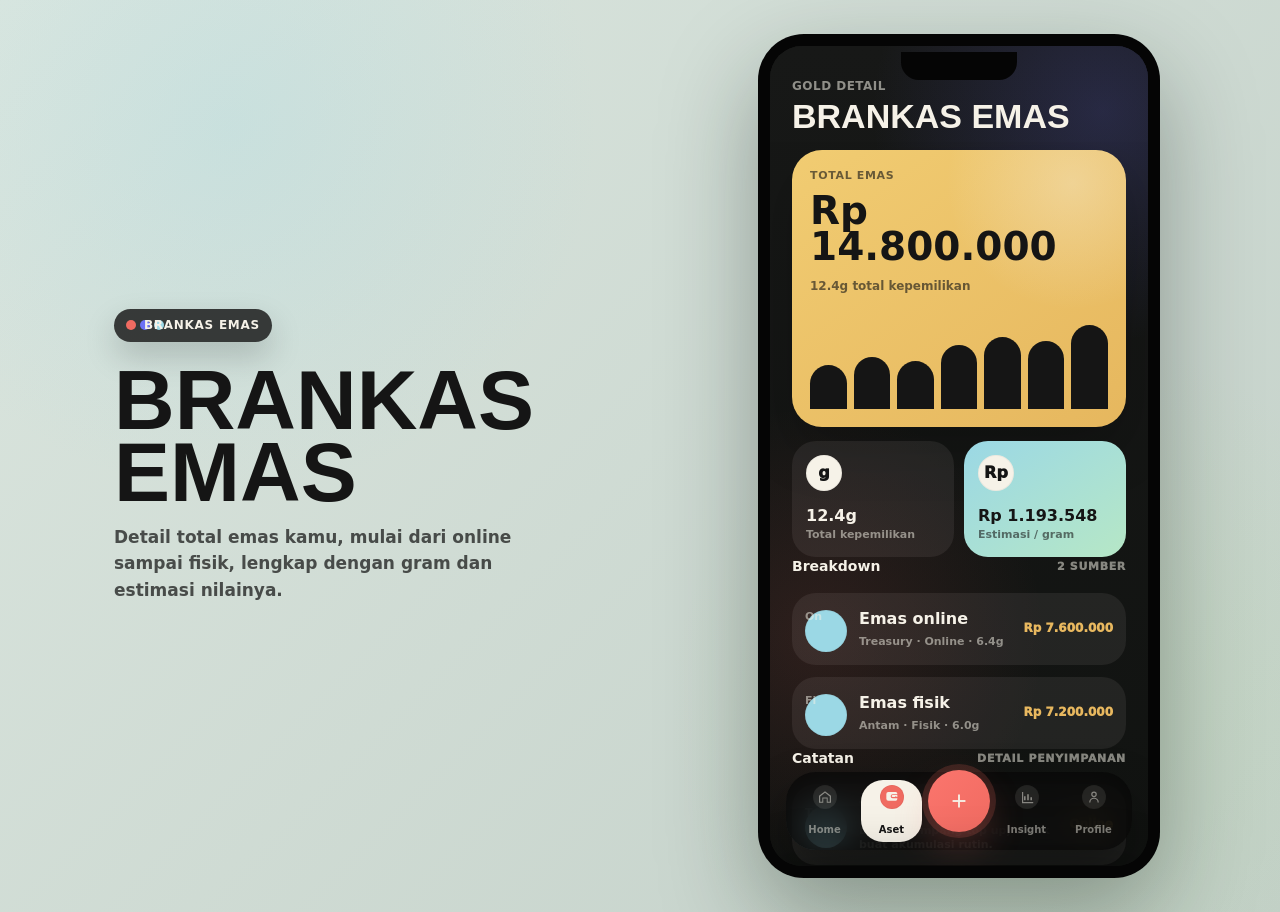
<file: gold.html>
<!doctype html>
<html lang="id">
  <head>
    <meta charset="utf-8" />
    <meta name="viewport" content="width=device-width, initial-scale=1" />
    <title>Budgetin Brankas Emas</title>
    <link rel="stylesheet" href="styles.css" />
  </head>
  <body data-page="gold">
    <main class="stage">
      <aside class="brand-panel" aria-label="Arah visual">
        <div class="brand-pill"><span class="brand-dot"></span> Brankas Emas</div>
        <h1>Brankas Emas</h1>
        <p>Detail total emas kamu, mulai dari online sampai fisik, lengkap dengan gram dan estimasi nilainya.</p>
      </aside>
      <section class="phone-shell" aria-label="Mobile app preview">
        <div class="app">
          <section class="screen">
            <div class="topbar main-top">
              <div class="main-title-block">
                <span>Gold detail</span>
                <h2>Brankas emas</h2>
              </div>
            </div>
            <div class="content main-content">
              <div class="gold-hero-card">
                <span>Total emas</span>
                <strong id="goldTotalValue">Rp 0</strong>
                <p class="asset-sub" id="goldHeroMeta">0g total kepemilikan</p>
                <div class="gold-chart" aria-hidden="true">
                  <i style="height: 44px"></i><i style="height: 52px"></i><i style="height: 48px"></i><i style="height: 64px"></i><i style="height: 72px"></i><i style="height: 68px"></i><i style="height: 84px"></i>
                </div>
              </div>
              <div class="gold-summary">
                <div class="summary-card"><i>g</i><b id="goldTotalGram">0g</b><span>Total kepemilikan</span></div>
                <div class="summary-card"><i>Rp</i><b id="goldAvgPrice">Rp 0</b><span>Estimasi / gram</span></div>
              </div>
              <div class="section-head">
                <b>Breakdown</b>
                <span id="goldBreakdownMeta">2 sumber</span>
              </div>
              <div class="vault-list" id="goldBreakdownList"></div>
              <div class="section-head">
                <b>Catatan</b>
                <span>Detail penyimpanan</span>
              </div>
              <div class="vault-list" id="goldNotesList"></div>
              <div class="coach-card gold-note-card">
                <span>Next move</span>
                <b>Bedakan pembelian online dan fisik biar valuasi emas lebih gampang dibaca.</b>
                <p>Kalau nanti kamu tambah data emas baru, halaman ini bisa jadi ringkasan yang paling enak buat lihat komposisinya.</p>
              </div>
            </div>
            <nav class="bottom-nav" aria-label="Main navigation">
              <a href="dashboard.html"><span class="nav-symbol" aria-hidden="true"><svg viewBox="0 0 24 24"><path fill="currentColor" d="M12 3.2 3 10.3v10.3h6.4v-6.4h5.2v6.4H21V10.3L12 3.2zm7.2 16H16v-6.4H8v6.4H4.8v-8.1L12 5.5l7.2 5.6v8.1z"/></svg></span>Home</a>
              <a class="active" aria-current="page" href="accounts.html"><span class="nav-symbol" aria-hidden="true"><svg viewBox="0 0 24 24"><path fill="currentColor" d="M3.5 7.5A3 3 0 0 1 6.5 4.5h11A2.5 2.5 0 0 1 20 7v1h-7a3 3 0 0 0 0 6h7v1a2.5 2.5 0 0 1-2.5 2.5h-11a3 3 0 0 1-3-3v-9zM20 12h-7a1.5 1.5 0 0 1 0-3h7v3zm-2.2-1.5a.8.8 0 1 0 0 1.6.8.8 0 0 0 0-1.6z"/></svg></span>Aset</a>
              <button class="nav-add" type="button" data-nav-add data-sheet-target="gold" aria-label="Tambah"><svg viewBox="0 0 24 24" aria-hidden="true"><path fill="currentColor" d="M11 5h2v14h-2z"/><path fill="currentColor" d="M5 11h14v2H5z"/></svg></button>
              <a href="insights.html"><span class="nav-symbol" aria-hidden="true"><svg viewBox="0 0 24 24"><path fill="currentColor" d="M4.5 19.5V4.5h1.8v15h15v1.8H4.5zm3-2.7v-6h2.4v6H7.5zm4.8 0v-9h2.4v9h-2.4zm4.8 0v-4.5h2.4v4.5h-2.4z"/></svg></span>Insight</a>
              <a href="profile.html"><span class="nav-symbol" aria-hidden="true"><svg viewBox="0 0 24 24"><path fill="currentColor" d="M12 12.2a4.2 4.2 0 1 0-4.2-4.2 4.2 4.2 0 0 0 4.2 4.2zm0-6.6a2.4 2.4 0 1 1-2.4 2.4A2.4 2.4 0 0 1 12 5.6z"/><path fill="currentColor" d="M4.8 20.2a7.2 7.2 0 0 1 14.4 0h-1.8a5.4 5.4 0 0 0-10.8 0H4.8z"/></svg></span>Profile</a>
            </nav>
            <div class="sheet-backdrop" data-sheet="gold" aria-hidden="true">
              <div class="bottom-sheet" role="dialog" aria-modal="true" aria-labelledby="goldSheetTitle">
                <button class="sheet-close" type="button" data-close-sheet aria-label="Tutup">&times;</button>
                <span class="sheet-handle"></span>
                <div class="sheet-head">
                  <span>Gold Vault</span>
                  <h3 id="goldSheetTitle">Add gold asset</h3>
                </div>
                <div class="gold-type-row" aria-label="Jenis emas">
                  <button class="category-chip active" type="button"><i>An</i>Antam</button>
                  <button class="category-chip" type="button"><i>UB</i>UBS</button>
                  <button class="category-chip" type="button"><i>Pr</i>Perhiasan</button>
                </div>
                <div class="form-grid">
                  <label class="sheet-field"><span>Gramasi</span><input type="number" value="2" step="0.1" /></label>
                  <label class="sheet-field"><span>Harga beli / gram</span><input type="text" value="Rp 1.250.000" /></label>
                  <label class="sheet-field"><span>Tanggal beli</span><input type="date" value="2026-05-31" /></label>
                  <label class="sheet-field"><span>Lokasi beli</span><input type="text" value="Butik Antam" /></label>
                </div>
                <button class="primary-btn" type="button" data-close-sheet>Save gold asset</button>
              </div>
            </div>
          </section>
        </div>
      </section>
    </main>
    <script src="app.js"></script>
  </body>
</html>
</file>
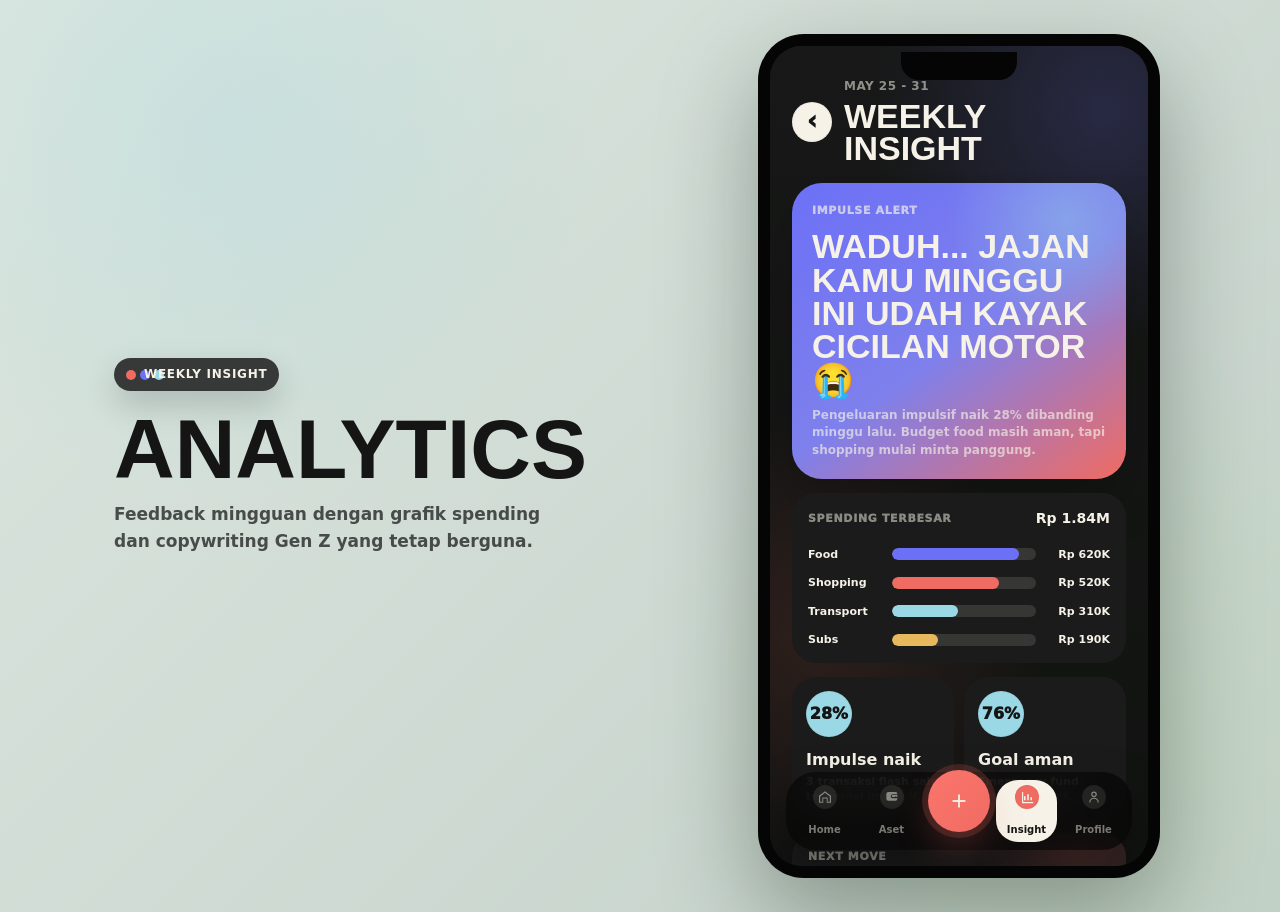
<file: insights.html>
<!doctype html>
<html lang="id">
  <head>
    <meta charset="utf-8" />
    <meta name="viewport" content="width=device-width, initial-scale=1" />
    <title>Budgetin Weekly Insight</title>
    <link rel="stylesheet" href="styles.css" />
  </head>
  <body data-page="insights">
    <main class="stage">
      <aside class="brand-panel" aria-label="Arah visual">
        <div class="brand-pill"><span class="brand-dot"></span> Weekly Insight</div>
        <h1>Analytics</h1>
        <p>Feedback mingguan dengan grafik spending dan copywriting Gen Z yang tetap berguna.</p>
      </aside>
      <section class="phone-shell" aria-label="Mobile app preview">
        <div class="app">
          <section class="screen">
            <div class="topbar main-top">
              <a class="icon-btn" href="dashboard.html" aria-label="Kembali">&#8249;</a>
              <div class="main-title-block compact-title">
                <span>May 25 - 31</span>
                <h2>Weekly Insight</h2>
              </div>
            </div>
            <div class="content main-content">
              <div class="insight-hero">
                <span>Impulse alert</span>
                <strong>Waduh... jajan kamu minggu ini udah kayak cicilan motor &#128557;</strong>
                <p>Pengeluaran impulsif naik 28% dibanding minggu lalu. Budget food masih aman, tapi shopping mulai minta panggung.</p>
              </div>

              <div class="insight-panel">
                <div class="section-head">
                  <span>Spending terbesar</span>
                  <b>Rp 1.84M</b>
                </div>
                <div class="spend-chart" aria-label="Grafik spending terbesar minggu ini">
                  <div class="spend-row">
                    <span>Food</span>
                    <div><i style="width: 88%"></i></div>
                    <b>Rp 620K</b>
                  </div>
                  <div class="spend-row coral">
                    <span>Shopping</span>
                    <div><i style="width: 74%"></i></div>
                    <b>Rp 520K</b>
                  </div>
                  <div class="spend-row mint">
                    <span>Transport</span>
                    <div><i style="width: 46%"></i></div>
                    <b>Rp 310K</b>
                  </div>
                  <div class="spend-row butter">
                    <span>Subs</span>
                    <div><i style="width: 32%"></i></div>
                    <b>Rp 190K</b>
                  </div>
                </div>
              </div>

              <div class="insight-grid">
                <div class="mini-insight"><i>28%</i><b>Impulse naik</b><span>3 transaksi flash sale tertandai impulsif.</span></div>
                <div class="mini-insight"><i>76%</i><b>Goal aman</b><span>Emergency fund masih on track.</span></div>
              </div>

              <div class="coach-card">
                <span>Next move</span>
                <b>Turunkan shopping limit Rp 150K minggu depan.</b>
                <p>App akan tetap kasih ruang lifestyle, tapi checkout dadakan masuk review dulu sebelum kebablasan.</p>
              </div>
            </div>
            <nav class="bottom-nav" aria-label="Main navigation">
              <a href="dashboard.html"><span class="nav-symbol" aria-hidden="true"><svg viewBox="0 0 24 24"><path fill="currentColor" d="M12 3.2 3 10.3v10.3h6.4v-6.4h5.2v6.4H21V10.3L12 3.2zm7.2 16H16v-6.4H8v6.4H4.8v-8.1L12 5.5l7.2 5.6v8.1z"/></svg></span>Home</a>
              <a href="accounts.html"><span class="nav-symbol" aria-hidden="true"><svg viewBox="0 0 24 24"><path fill="currentColor" d="M3.5 7.5A3 3 0 0 1 6.5 4.5h11A2.5 2.5 0 0 1 20 7v1h-7a3 3 0 0 0 0 6h7v1a2.5 2.5 0 0 1-2.5 2.5h-11a3 3 0 0 1-3-3v-9zM20 12h-7a1.5 1.5 0 0 1 0-3h7v3zm-2.2-1.5a.8.8 0 1 0 0 1.6.8.8 0 0 0 0-1.6z"/></svg></span>Aset</a>
              <button class="nav-add" type="button" data-nav-add data-sheet-target="transaction" aria-label="Tambah"><svg viewBox="0 0 24 24" aria-hidden="true"><path fill="currentColor" d="M11 5h2v14h-2z"/><path fill="currentColor" d="M5 11h14v2H5z"/></svg></button>
              <a class="active" aria-current="page" href="insights.html"><span class="nav-symbol" aria-hidden="true"><svg viewBox="0 0 24 24"><path fill="currentColor" d="M4.5 19.5V4.5h1.8v15h15v1.8H4.5zm3-2.7v-6h2.4v6H7.5zm4.8 0v-9h2.4v9h-2.4zm4.8 0v-4.5h2.4v4.5h-2.4z"/></svg></span>Insight</a>
              <a href="profile.html"><span class="nav-symbol" aria-hidden="true"><svg viewBox="0 0 24 24"><path fill="currentColor" d="M12 12.2a4.2 4.2 0 1 0-4.2-4.2 4.2 4.2 0 0 0 4.2 4.2zm0-6.6a2.4 2.4 0 1 1-2.4 2.4A2.4 2.4 0 0 1 12 5.6z"/><path fill="currentColor" d="M4.8 20.2a7.2 7.2 0 0 1 14.4 0h-1.8a5.4 5.4 0 0 0-10.8 0H4.8z"/></svg></span>Profile</a>
            </nav>
          </section>
        </div>
      </section>
    </main>
    <script src="app.js"></script>
  </body>
</html>
</file>
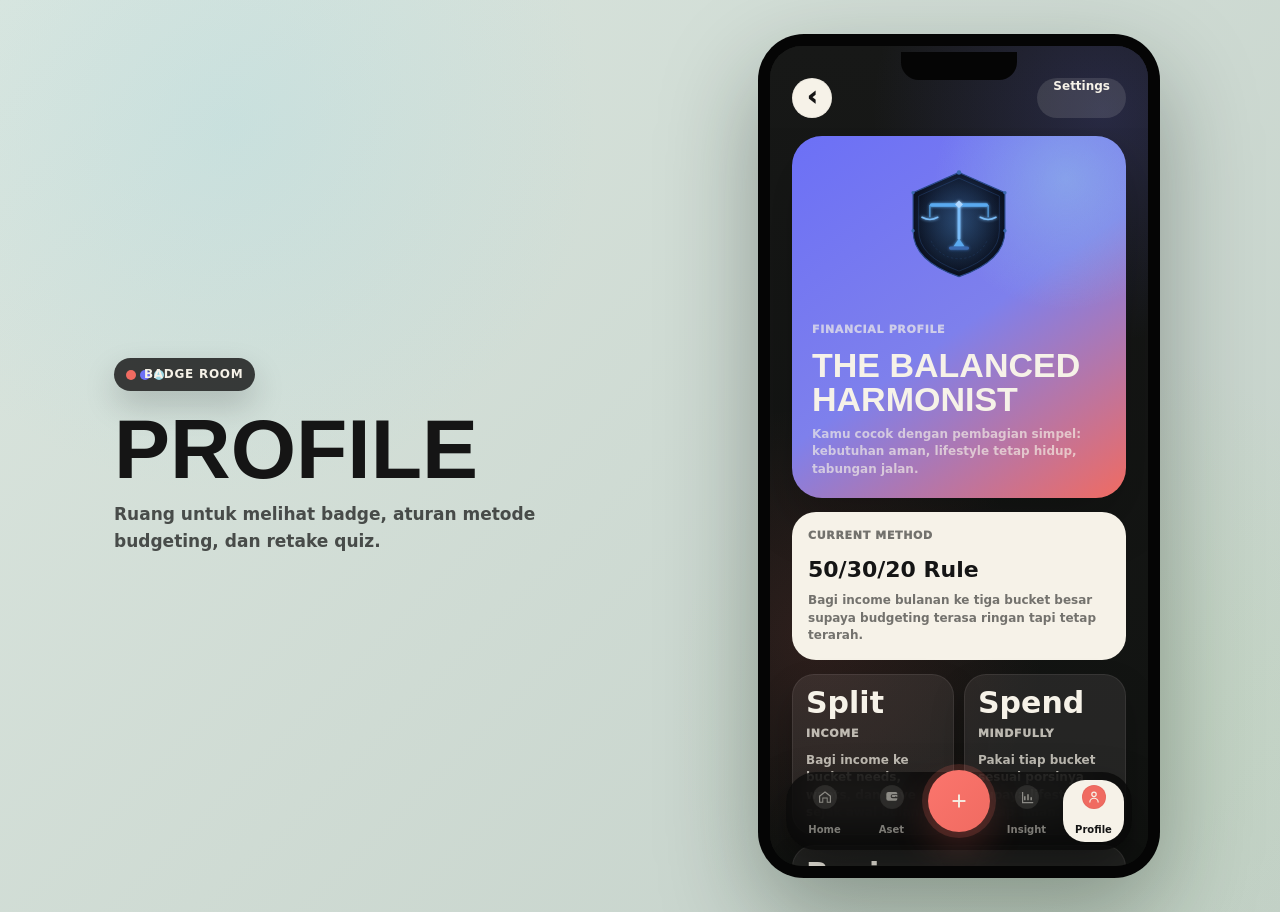
<file: profile.html>
<!doctype html>
<html lang="id">
  <head>
    <meta charset="utf-8" />
    <meta name="viewport" content="width=device-width, initial-scale=1" />
    <title>Budgetin Badge Room</title>
    <link rel="stylesheet" href="styles.css" />
  </head>
  <body data-page="profile">
    <main class="stage">
      <aside class="brand-panel" aria-label="Arah visual">
        <div class="brand-pill"><span class="brand-dot"></span> Badge Room</div>
        <h1>Profile</h1>
        <p>Ruang untuk melihat badge, aturan metode budgeting, dan retake quiz.</p>
      </aside>
      <section class="phone-shell" aria-label="Mobile app preview">
        <div class="app">
          <section class="screen">
            <div class="topbar main-top">
              <a class="icon-btn" href="dashboard.html" aria-label="Kembali">&#8249;</a>
              <a class="ghost-btn" href="settings.html">Settings</a>
            </div>
            <div class="content main-content">
              <section class="badge-room-hero">
                <div class="badge-room-logo profile-medal" id="badgeRoomLogo" aria-hidden="true">
                  <img class="badge-svg" id="badgeRoomLogoImg" alt="" />
                </div>
                <span>Financial Profile</span>
                <h2 id="profileBadgeName">The Balanced Harmonist</h2>
                <p id="profileBadgeCopy">Kamu cocok dengan sistem yang simpel: kebutuhan aman, lifestyle tetap hidup, tabungan jalan.</p>
              </section>

              <div class="method-summary">
                <span>Current method</span>
                <b id="profileMethodName">50/30/20 Rule</b>
                <p id="profileMethodCopy">Bagi income bulanan ke tiga bucket besar supaya budgeting terasa ringan tapi tetap terarah.</p>
              </div>

              <div class="rule-grid" id="profileRuleGrid">
                <div class="rule-card"><strong>50%</strong><span>Needs</span><p>Makan, sewa, transport, dan tagihan utama.</p></div>
                <div class="rule-card coral"><strong>30%</strong><span>Wants</span><p>Hiburan, jajan, belanja non-esensial.</p></div>
                <div class="rule-card mint"><strong>20%</strong><span>Save</span><p>Tabungan, goals, emergency fund, dan utang.</p></div>
              </div>

              <div class="profile-actions">
                <a class="primary-btn" href="quiz.html" data-retake-quiz>Retake quiz</a>
                <a class="secondary-link" href="accounts.html">Akun & aset</a>
              </div>
            </div>
            <nav class="bottom-nav" aria-label="Main navigation">
              <a href="dashboard.html"><span class="nav-symbol" aria-hidden="true"><svg viewBox="0 0 24 24"><path fill="currentColor" d="M12 3.2 3 10.3v10.3h6.4v-6.4h5.2v6.4H21V10.3L12 3.2zm7.2 16H16v-6.4H8v6.4H4.8v-8.1L12 5.5l7.2 5.6v8.1z"/></svg></span>Home</a>
              <a href="accounts.html"><span class="nav-symbol" aria-hidden="true"><svg viewBox="0 0 24 24"><path fill="currentColor" d="M3.5 7.5A3 3 0 0 1 6.5 4.5h11A2.5 2.5 0 0 1 20 7v1h-7a3 3 0 0 0 0 6h7v1a2.5 2.5 0 0 1-2.5 2.5h-11a3 3 0 0 1-3-3v-9zM20 12h-7a1.5 1.5 0 0 1 0-3h7v3zm-2.2-1.5a.8.8 0 1 0 0 1.6.8.8 0 0 0 0-1.6z"/></svg></span>Aset</a>
              <button class="nav-add" type="button" data-nav-add data-sheet-target="transaction" aria-label="Tambah"><svg viewBox="0 0 24 24" aria-hidden="true"><path fill="currentColor" d="M11 5h2v14h-2z"/><path fill="currentColor" d="M5 11h14v2H5z"/></svg></button>
              <a href="insights.html"><span class="nav-symbol" aria-hidden="true"><svg viewBox="0 0 24 24"><path fill="currentColor" d="M4.5 19.5V4.5h1.8v15h15v1.8H4.5zm3-2.7v-6h2.4v6H7.5zm4.8 0v-9h2.4v9h-2.4zm4.8 0v-4.5h2.4v4.5h-2.4z"/></svg></span>Insight</a>
              <a class="active" aria-current="page" href="profile.html"><span class="nav-symbol" aria-hidden="true"><svg viewBox="0 0 24 24"><path fill="currentColor" d="M12 12.2a4.2 4.2 0 1 0-4.2-4.2 4.2 4.2 0 0 0 4.2 4.2zm0-6.6a2.4 2.4 0 1 1-2.4 2.4A2.4 2.4 0 0 1 12 5.6z"/><path fill="currentColor" d="M4.8 20.2a7.2 7.2 0 0 1 14.4 0h-1.8a5.4 5.4 0 0 0-10.8 0H4.8z"/></svg></span>Profile</a>
            </nav>
          </section>
        </div>
      </section>
    </main>
    <script src="app.js"></script>
  </body>
</html>
</file>
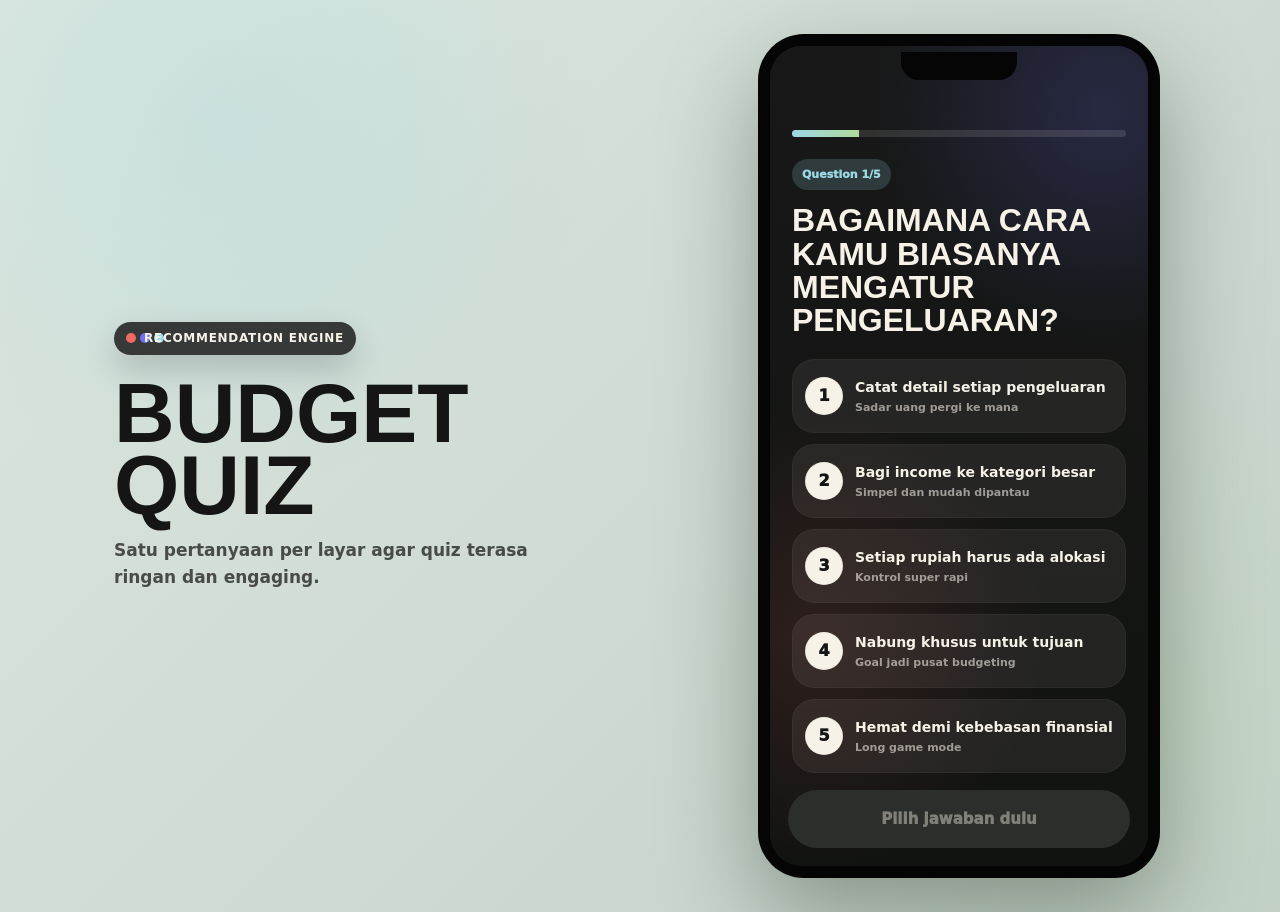
<file: quiz.html>
<!doctype html>
<html lang="id">
  <head>
    <meta charset="utf-8" />
    <meta name="viewport" content="width=device-width, initial-scale=1" />
    <title>Budgetin Quiz</title>
    <link rel="stylesheet" href="styles.css" />
  </head>
  <body data-page="quiz">
    <main class="stage">
      <aside class="brand-panel" aria-label="Arah visual">
        <div class="brand-pill"><span class="brand-dot"></span> Recommendation Engine</div>
        <h1>Budget Quiz</h1>
        <p>Satu pertanyaan per layar agar quiz terasa ringan dan engaging.</p>
      </aside>
      <section class="phone-shell" aria-label="Mobile app preview">
        <div class="app">
          <section class="screen">
            <div class="topbar">
              <button class="icon-btn" type="button" id="quizBack" aria-label="Kembali">&#8249;</button>
            </div>
            <div class="content">
              <div class="quiz-progress"><span id="quizBar"></span></div>
              <div class="quiz-head">
                <span class="quiz-count" id="quizCount">Question 1/5</span>
                <h2 class="quiz-title" id="quizQuestion"></h2>
              </div>
              <div class="option-list" id="quizOptions"></div>
            </div>
            <div class="bottom-dock">
              <button class="primary-btn" type="button" id="quizNext">Pilih jawaban dulu</button>
            </div>
          </section>
        </div>
      </section>
    </main>
    <script src="app.js"></script>
  </body>
</html>
</file>
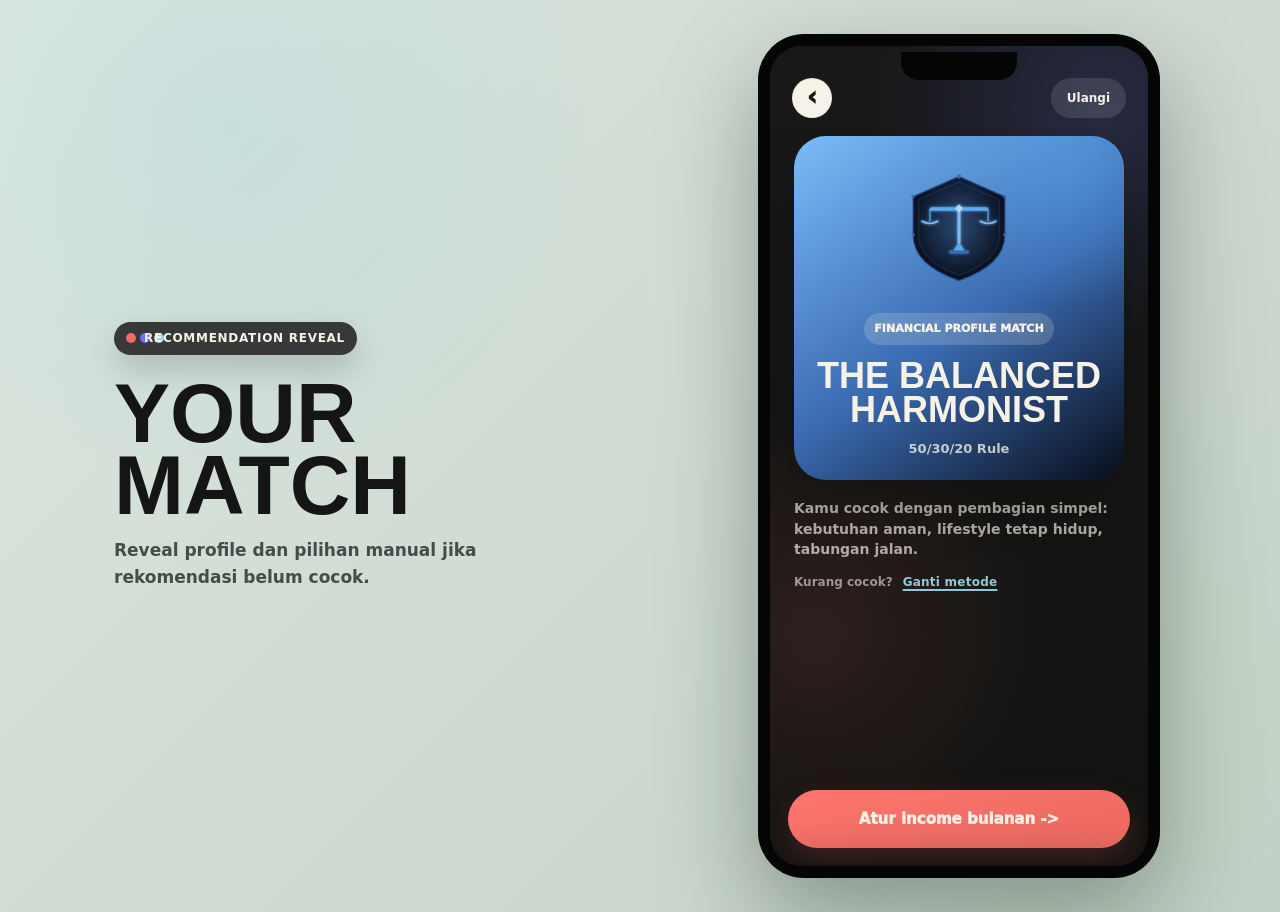
<file: result.html>
<!doctype html>
<html lang="id">
  <head>
    <meta charset="utf-8" />
    <meta name="viewport" content="width=device-width, initial-scale=1" />
    <title>Budgetin Result</title>
    <link rel="stylesheet" href="styles.css" />
  </head>
  <body data-page="result">
    <main class="stage">
      <aside class="brand-panel" aria-label="Arah visual">
        <div class="brand-pill"><span class="brand-dot"></span> Recommendation Reveal</div>
        <h1>Your Match</h1>
        <p>Reveal profile dan pilihan manual jika rekomendasi belum cocok.</p>
      </aside>
      <section class="phone-shell" aria-label="Mobile app preview">
        <div class="app">
          <section class="screen">
            <div class="topbar">
              <a class="icon-btn" href="quiz.html" aria-label="Kembali">&#8249;</a>
              <button class="skip-btn" type="button" id="restartQuiz">Ulangi</button>
            </div>
            <div class="content reveal-content">
              <div class="result-card">
                <span class="badge">Financial Profile Match</span>
                <div class="profile-medal" id="profileMedal" aria-hidden="true">
                  <img class="badge-svg" id="profileMedalImg" alt="" />
                </div>
                <h2 class="result-title" id="resultBadge"></h2>
                <p class="method-name" id="resultMethod"></p>
              </div>
              <p class="lede" id="resultCopy"></p>
              <div class="reveal-helper" aria-label="Ganti metode budgeting">
                <span>Kurang cocok?</span>
                <button class="text-btn" type="button" data-open-sheet="method">Ganti metode</button>
              </div>
            </div>
            <div class="bottom-dock">
              <button class="primary-btn" type="button" id="previewBudget">Atur income bulanan -></button>
            </div>
            <div class="sheet-backdrop" data-sheet="method" aria-hidden="true">
              <div class="bottom-sheet" role="dialog" aria-modal="true" aria-labelledby="methodSheetTitle">
                <button class="sheet-close" type="button" data-close-sheet aria-label="Tutup">&times;</button>
                <span class="sheet-handle"></span>
                <div class="sheet-head">
                  <span>Recommendation</span>
                  <h3 id="methodSheetTitle">Pilih metode</h3>
                </div>
                <div class="method-grid" id="methodGrid" aria-label="Pilih metode budgeting"></div>
              </div>
            </div>
          </section>
        </div>
      </section>
    </main>
    <script src="app.js"></script>
  </body>
</html>
</file>
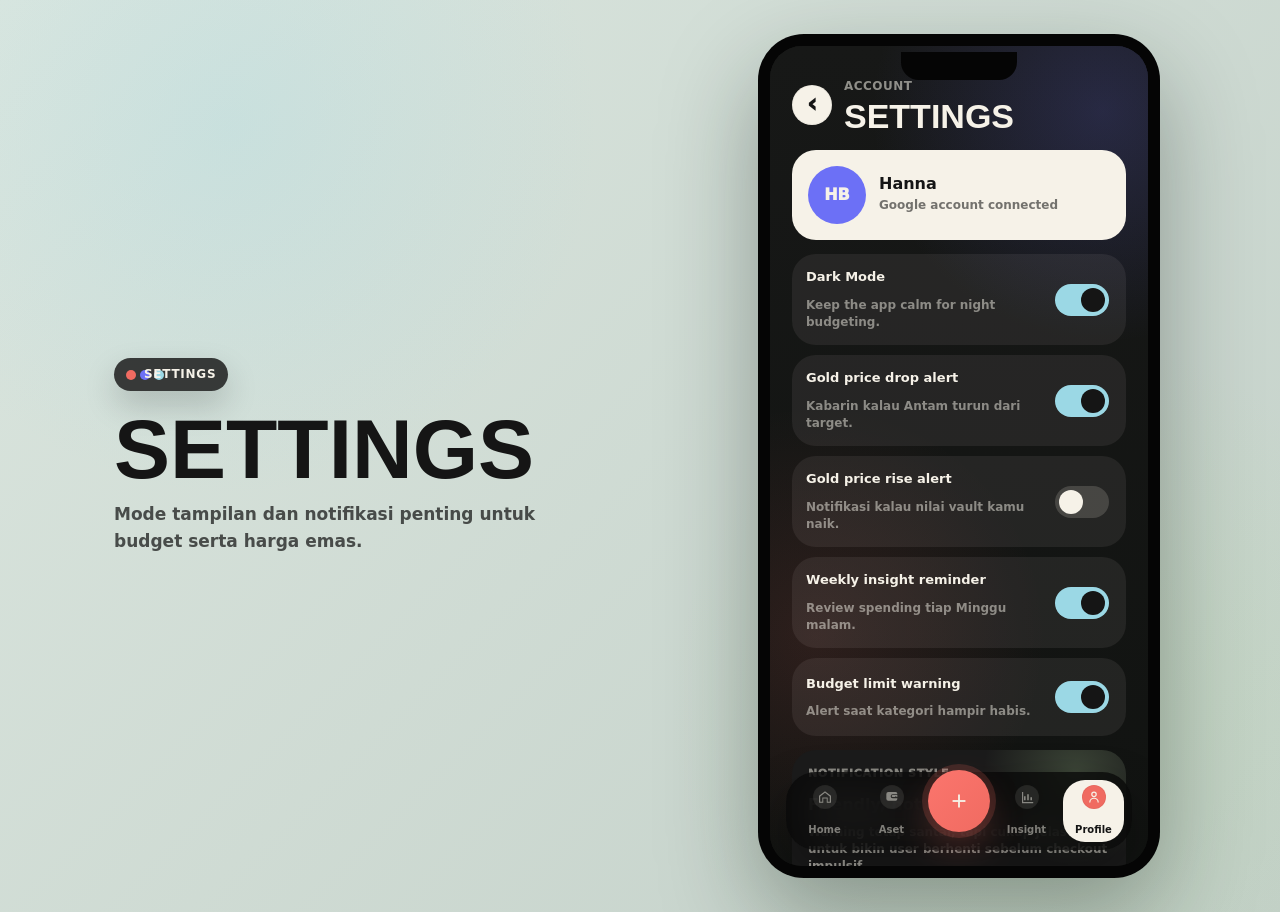
<file: settings.html>
<!doctype html>
<html lang="id">
  <head>
    <meta charset="utf-8" />
    <meta name="viewport" content="width=device-width, initial-scale=1" />
    <title>Budgetin Settings</title>
    <link rel="stylesheet" href="styles.css" />
  </head>
  <body data-page="settings">
    <main class="stage">
      <aside class="brand-panel" aria-label="Arah visual">
        <div class="brand-pill"><span class="brand-dot"></span> Settings</div>
        <h1>Settings</h1>
        <p>Mode tampilan dan notifikasi penting untuk budget serta harga emas.</p>
      </aside>
      <section class="phone-shell" aria-label="Mobile app preview">
        <div class="app">
          <section class="screen">
            <div class="topbar main-top">
              <a class="icon-btn" href="profile.html" aria-label="Kembali">&#8249;</a>
              <div class="main-title-block compact-title">
                <span>Account</span>
                <h2>Settings</h2>
              </div>
            </div>
            <div class="content main-content">
              <div class="settings-card">
                <div class="settings-avatar">HB</div>
                <div>
                  <b>Hanna</b>
                  <span>Google account connected</span>
                </div>
              </div>

              <div class="settings-list">
                <label class="settings-row">
                  <span><b>Dark Mode</b><small>Keep the app calm for night budgeting.</small></span>
                  <input class="settings-switch" type="checkbox" data-setting="dark-mode" checked />
                </label>
                <label class="settings-row">
                  <span><b>Gold price drop alert</b><small>Kabarin kalau Antam turun dari target.</small></span>
                  <input class="settings-switch" type="checkbox" checked />
                </label>
                <label class="settings-row">
                  <span><b>Gold price rise alert</b><small>Notifikasi kalau nilai vault kamu naik.</small></span>
                  <input class="settings-switch" type="checkbox" />
                </label>
                <label class="settings-row">
                  <span><b>Weekly insight reminder</b><small>Review spending tiap Minggu malam.</small></span>
                  <input class="settings-switch" type="checkbox" checked />
                </label>
                <label class="settings-row">
                  <span><b>Budget limit warning</b><small>Alert saat kategori hampir habis.</small></span>
                  <input class="settings-switch" type="checkbox" checked />
                </label>
              </div>

              <div class="coach-card quiet-card">
                <span>Notification style</span>
                <b>Friendly, not judgy.</b>
                <p>Warning tetap santai, tapi cukup jelas untuk bikin user berhenti sebelum checkout impulsif.</p>
              </div>
            </div>
            <nav class="bottom-nav" aria-label="Main navigation">
              <a href="dashboard.html"><span class="nav-symbol" aria-hidden="true"><svg viewBox="0 0 24 24"><path fill="currentColor" d="M12 3.2 3 10.3v10.3h6.4v-6.4h5.2v6.4H21V10.3L12 3.2zm7.2 16H16v-6.4H8v6.4H4.8v-8.1L12 5.5l7.2 5.6v8.1z"/></svg></span>Home</a>
              <a href="accounts.html"><span class="nav-symbol" aria-hidden="true"><svg viewBox="0 0 24 24"><path fill="currentColor" d="M3.5 7.5A3 3 0 0 1 6.5 4.5h11A2.5 2.5 0 0 1 20 7v1h-7a3 3 0 0 0 0 6h7v1a2.5 2.5 0 0 1-2.5 2.5h-11a3 3 0 0 1-3-3v-9zM20 12h-7a1.5 1.5 0 0 1 0-3h7v3zm-2.2-1.5a.8.8 0 1 0 0 1.6.8.8 0 0 0 0-1.6z"/></svg></span>Aset</a>
              <button class="nav-add" type="button" data-nav-add data-sheet-target="transaction" aria-label="Tambah"><svg viewBox="0 0 24 24" aria-hidden="true"><path fill="currentColor" d="M11 5h2v14h-2z"/><path fill="currentColor" d="M5 11h14v2H5z"/></svg></button>
              <a href="insights.html"><span class="nav-symbol" aria-hidden="true"><svg viewBox="0 0 24 24"><path fill="currentColor" d="M4.5 19.5V4.5h1.8v15h15v1.8H4.5zm3-2.7v-6h2.4v6H7.5zm4.8 0v-9h2.4v9h-2.4zm4.8 0v-4.5h2.4v4.5h-2.4z"/></svg></span>Insight</a>
              <a class="active" aria-current="page" href="profile.html"><span class="nav-symbol" aria-hidden="true"><svg viewBox="0 0 24 24"><path fill="currentColor" d="M12 12.2a4.2 4.2 0 1 0-4.2-4.2 4.2 4.2 0 0 0 4.2 4.2zm0-6.6a2.4 2.4 0 1 1-2.4 2.4A2.4 2.4 0 0 1 12 5.6z"/><path fill="currentColor" d="M4.8 20.2a7.2 7.2 0 0 1 14.4 0h-1.8a5.4 5.4 0 0 0-10.8 0H4.8z"/></svg></span>Profile</a>
            </nav>
          </section>
        </div>
      </section>
    </main>
    <script src="app.js"></script>
  </body>
</html>
</file>
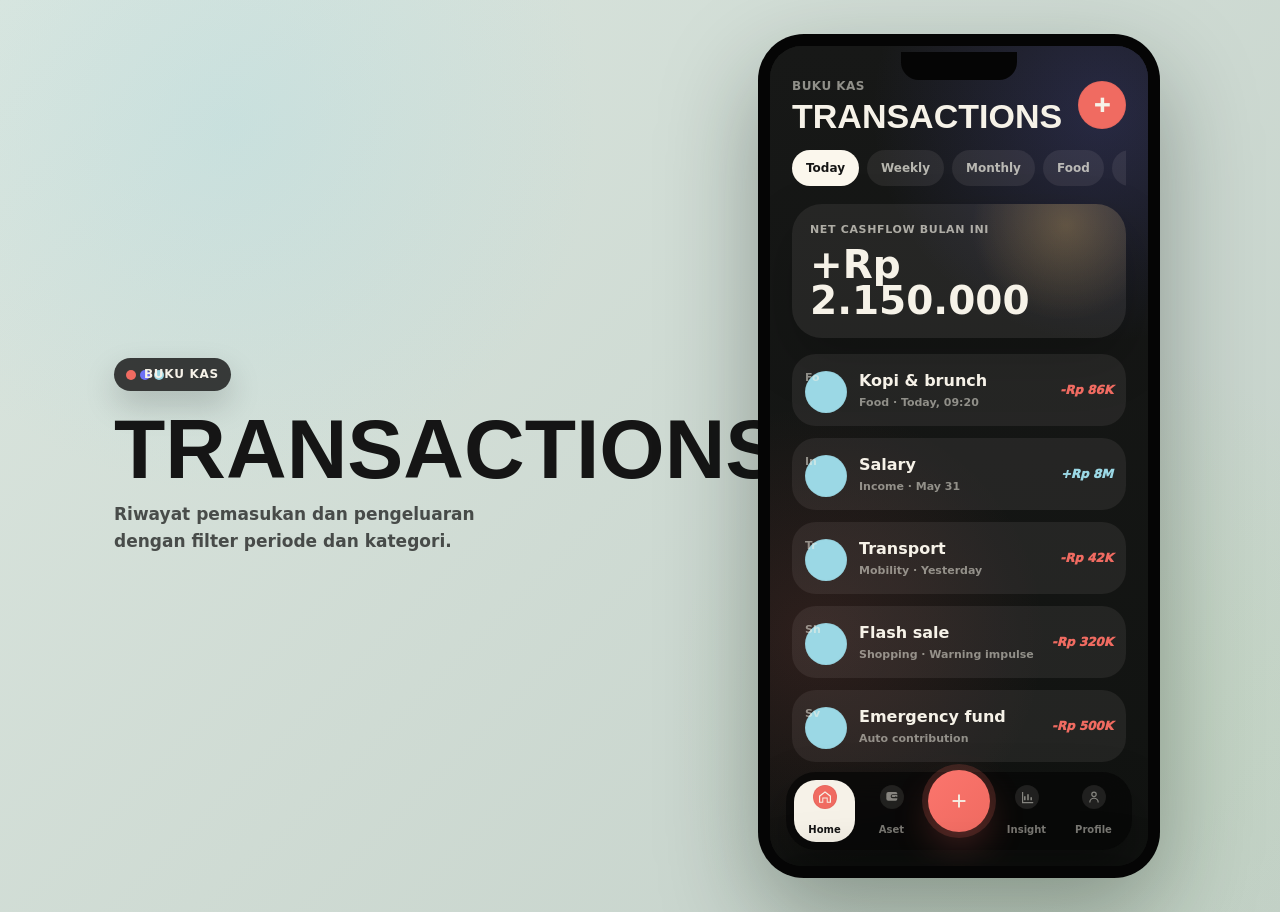
<file: transactions.html>
<!doctype html>
<html lang="id">
  <head>
    <meta charset="utf-8" />
    <meta name="viewport" content="width=device-width, initial-scale=1" />
    <title>Budgetin Transactions</title>
    <link rel="stylesheet" href="styles.css" />
  </head>
  <body data-page="transactions">
    <main class="stage">
      <aside class="brand-panel" aria-label="Arah visual">
        <div class="brand-pill"><span class="brand-dot"></span> Buku Kas</div>
        <h1>Transactions</h1>
        <p>Riwayat pemasukan dan pengeluaran dengan filter periode dan kategori.</p>
      </aside>
      <section class="phone-shell" aria-label="Mobile app preview">
        <div class="app">
          <section class="screen">
            <div class="topbar main-top">
              <div class="main-title-block">
                <span>Buku Kas</span>
                <h2>Transactions</h2>
              </div>
              <button class="round-action" type="button" data-open-sheet="transaction" aria-label="Tambah transaksi">+</button>
            </div>
            <div class="content main-content">
              <div class="filter-row" aria-label="Filter periode">
                <button class="filter-chip active" type="button">Today</button>
                <button class="filter-chip" type="button">Weekly</button>
                <button class="filter-chip" type="button">Monthly</button>
                <button class="filter-chip" type="button">Food</button>
                <button class="filter-chip" type="button">Income</button>
              </div>
              <div class="cashflow-card">
                <span>Net cashflow bulan ini</span>
                <strong>+Rp 2.150.000</strong>
              </div>
              <div class="tx-list">
                <div class="tx-item"><span class="tx-icon">Fo</span><div><b>Kopi & brunch</b><span>Food &middot; Today, 09:20</span></div><em class="tx-amount out">-Rp 86K</em></div>
                <div class="tx-item"><span class="tx-icon">In</span><div><b>Salary</b><span>Income &middot; May 31</span></div><em class="tx-amount in">+Rp 8M</em></div>
                <div class="tx-item"><span class="tx-icon">Tr</span><div><b>Transport</b><span>Mobility &middot; Yesterday</span></div><em class="tx-amount out">-Rp 42K</em></div>
                <div class="tx-item"><span class="tx-icon">Sh</span><div><b>Flash sale</b><span>Shopping &middot; Warning impulse</span></div><em class="tx-amount out">-Rp 320K</em></div>
                <div class="tx-item"><span class="tx-icon">Sv</span><div><b>Emergency fund</b><span>Auto contribution</span></div><em class="tx-amount out">-Rp 500K</em></div>
              </div>
            </div>
            <nav class="bottom-nav" aria-label="Main navigation">
              <a class="active" aria-current="page" href="dashboard.html"><span class="nav-symbol" aria-hidden="true"><svg viewBox="0 0 24 24"><path fill="currentColor" d="M12 3.2 3 10.3v10.3h6.4v-6.4h5.2v6.4H21V10.3L12 3.2zm7.2 16H16v-6.4H8v6.4H4.8v-8.1L12 5.5l7.2 5.6v8.1z"/></svg></span>Home</a>
              <a href="accounts.html"><span class="nav-symbol" aria-hidden="true"><svg viewBox="0 0 24 24"><path fill="currentColor" d="M3.5 7.5A3 3 0 0 1 6.5 4.5h11A2.5 2.5 0 0 1 20 7v1h-7a3 3 0 0 0 0 6h7v1a2.5 2.5 0 0 1-2.5 2.5h-11a3 3 0 0 1-3-3v-9zM20 12h-7a1.5 1.5 0 0 1 0-3h7v3zm-2.2-1.5a.8.8 0 1 0 0 1.6.8.8 0 0 0 0-1.6z"/></svg></span>Aset</a>
              <button class="nav-add" type="button" data-nav-add data-sheet-target="transaction" aria-label="Tambah"><svg viewBox="0 0 24 24" aria-hidden="true"><path fill="currentColor" d="M11 5h2v14h-2z"/><path fill="currentColor" d="M5 11h14v2H5z"/></svg></button>
              <a href="insights.html"><span class="nav-symbol" aria-hidden="true"><svg viewBox="0 0 24 24"><path fill="currentColor" d="M4.5 19.5V4.5h1.8v15h15v1.8H4.5zm3-2.7v-6h2.4v6H7.5zm4.8 0v-9h2.4v9h-2.4zm4.8 0v-4.5h2.4v4.5h-2.4z"/></svg></span>Insight</a>
              <a href="profile.html"><span class="nav-symbol" aria-hidden="true"><svg viewBox="0 0 24 24"><path fill="currentColor" d="M12 12.2a4.2 4.2 0 1 0-4.2-4.2 4.2 4.2 0 0 0 4.2 4.2zm0-6.6a2.4 2.4 0 1 1-2.4 2.4A2.4 2.4 0 0 1 12 5.6z"/><path fill="currentColor" d="M4.8 20.2a7.2 7.2 0 0 1 14.4 0h-1.8a5.4 5.4 0 0 0-10.8 0H4.8z"/></svg></span>Profile</a>
            </nav>
            <div class="sheet-backdrop" data-sheet="transaction" aria-hidden="true">
              <div class="bottom-sheet" role="dialog" aria-modal="true" aria-labelledby="transactionSheetTitle">
                <button class="sheet-close" type="button" data-close-sheet aria-label="Tutup">&times;</button>
                <span class="sheet-handle"></span>
                <div class="sheet-head">
                  <span>Quick Entry</span>
                  <h3 id="transactionSheetTitle">Add transaction</h3>
                </div>
                <div class="amount-display"><span>Amount</span><strong class="amount-value">Rp 0</strong></div>
                <div class="category-grid" aria-label="Kategori transaksi">
                  <button class="category-chip active" type="button"><i>Fo</i>Food</button>
                  <button class="category-chip" type="button"><i>Tr</i>Transport</button>
                  <button class="category-chip" type="button"><i>Sh</i>Shopping</button>
                  <button class="category-chip" type="button"><i>In</i>Income</button>
                </div>
                <label class="switch-row">
                  <span><b>Impulsive spending?</b><small>Mark this if it was unplanned.</small></span>
                  <input type="checkbox" />
                </label>
                <div class="numpad" aria-label="Numpad">
                  <button type="button" data-key="1">1</button><button type="button" data-key="2">2</button><button type="button" data-key="3">3</button>
                  <button type="button" data-key="4">4</button><button type="button" data-key="5">5</button><button type="button" data-key="6">6</button>
                  <button type="button" data-key="7">7</button><button type="button" data-key="8">8</button><button type="button" data-key="9">9</button>
                  <button type="button" data-key="back">Del</button><button type="button" data-key="0">0</button><button type="button" data-key="clear">C</button>
                </div>
                <button class="primary-btn" type="button" data-close-sheet>Save transaction</button>
              </div>
            </div>
          </section>
        </div>
      </section>
    </main>
    <script src="app.js"></script>
  </body>
</html>
</file>
<file: styles.css>
:root {
  --sage: #d4ded8;
  --ink: #151515;
  --ink-2: #232323;
  --paper: #f6f2e8;
  --muted: #abb4ad;
  --coral: #f06b61;
  --violet: #6c70f6;
  --violet-deep: #5458d8;
  --butter: #e8b85f;
  --mint: #9bd8e5;
  --lime: #afd99a;
  --shadow: 0 34px 80px rgba(21, 21, 21, 0.3);
}

* {
  box-sizing: border-box;
}

[hidden] {
  display: none !important;
}

body {
  margin: 0;
  min-height: 100vh;
  display: grid;
  place-items: center;
  background:
    radial-gradient(circle at 18% 18%, rgba(155, 216, 229, 0.18), transparent 26%),
    linear-gradient(135deg, #d4ded8 0%, #c3d0c8 100%);
  color: var(--paper);
  font-family: "DM Sans", Inter, ui-sans-serif, system-ui, -apple-system, BlinkMacSystemFont, "Segoe UI", sans-serif;
}

button {
  font: inherit;
}

.stage {
  width: min(100vw, 980px);
  min-height: 100vh;
  display: grid;
  grid-template-columns: minmax(0, 1fr) 420px;
  gap: 40px;
  align-items: center;
  padding: 34px;
}

.brand-panel {
  max-width: 430px;
  color: var(--ink);
}

.brand-pill {
  display: inline-flex;
  align-items: center;
  gap: 8px;
  padding: 8px 12px;
  border-radius: 999px;
  background: rgba(21, 21, 21, 0.82);
  color: var(--paper);
  font-size: 12px;
  font-weight: 850;
  letter-spacing: 0.06em;
  text-transform: uppercase;
  box-shadow: 0 14px 32px rgba(6, 6, 6, 0.18);
}

.brand-dot {
  width: 10px;
  height: 10px;
  border-radius: 50%;
  background: var(--coral);
  box-shadow: 14px 0 0 var(--violet), 28px 0 0 var(--mint);
}

.brand-panel h1 {
  margin: 22px 0 16px;
  font-family: Impact, "Arial Black", sans-serif;
  font-size: clamp(44px, 7vw, 76px);
  line-height: 0.86;
  letter-spacing: 0;
  text-transform: uppercase;
}

.brand-panel p {
  margin: 0;
  max-width: 38ch;
  color: rgba(6, 6, 6, 0.68);
  font-size: 17px;
  line-height: 1.55;
  font-weight: 650;
}

.palette {
  display: flex;
  gap: 10px;
  margin-top: 30px;
}

.swatch {
  width: 44px;
  height: 44px;
  border-radius: 50%;
  box-shadow: 0 12px 30px rgba(15, 13, 10, 0.12);
}

.phone-shell {
  position: relative;
  width: min(100%, 390px);
  height: min(844px, calc(100vh - 36px));
  min-height: 680px;
  margin-inline: auto;
  padding: 12px;
  border-radius: 42px;
  background: #050505;
  box-shadow: var(--shadow);
}

.phone-shell::before {
  content: "";
  position: absolute;
  z-index: 5;
  top: 18px;
  left: 50%;
  width: 118px;
  height: 29px;
  translate: -50% 0;
  border-radius: 0 0 18px 18px;
  background: #050505;
}

.app {
  position: relative;
  height: 100%;
  overflow: hidden;
  border-radius: 32px;
  background:
    radial-gradient(circle at 82% 7%, rgba(108, 112, 246, 0.18), transparent 28%),
    radial-gradient(circle at 14% 72%, rgba(240, 107, 97, 0.12), transparent 34%),
    var(--ink);
}

.screen {
  position: relative;
  height: 100%;
  display: grid;
  grid-template-rows: auto minmax(0, 1fr);
  background:
    radial-gradient(circle at 82% 7%, rgba(108, 112, 246, 0.18), transparent 30%),
    radial-gradient(circle at 12% 70%, rgba(240, 107, 97, 0.12), transparent 34%),
    var(--ink);
  animation: screenIn 280ms ease both;
}

@keyframes screenIn {
  from { opacity: 0; transform: translateX(18px); }
  to { opacity: 1; transform: translateX(0); }
}

.topbar {
  position: relative;
  z-index: 2;
  display: flex;
  align-items: center;
  justify-content: space-between;
  gap: 12px;
  min-height: 68px;
  padding: 24px 18px 8px;
}

.auth-topbar {
  min-height: 44px;
  padding: 24px 18px 0;
}

.content {
  position: relative;
  z-index: 2;
  min-height: 0;
  overflow: auto;
  padding: 4px 18px 92px;
  scrollbar-width: none;
}

.content::-webkit-scrollbar {
  display: none;
}

.icon-btn {
  display: grid;
  place-items: center;
  width: 36px;
  height: 36px;
  border: 0;
  border-radius: 50%;
  background: var(--paper);
  color: var(--ink);
  cursor: pointer;
  font-size: 18px;
  font-weight: 950;
  text-decoration: none;
}

.icon-btn svg {
  width: 16px;
  height: 16px;
  display: block;
}

.skip-btn,
.ghost-btn {
  border: 0;
  border-radius: 999px;
  padding: 10px 14px;
  background: rgba(244, 242, 231, 0.12);
  color: var(--paper);
  cursor: pointer;
  font-size: 12px;
  font-weight: 850;
  text-decoration: none;
}

.bottom-dock {
  position: absolute;
  z-index: 8;
  left: 18px;
  right: 18px;
  bottom: 18px;
}

.primary-btn {
  width: 100%;
  min-height: 56px;
  border: 0;
  border-radius: 999px;
  background: var(--coral);
  color: var(--paper);
  cursor: pointer;
  box-shadow: 0 14px 28px rgba(240, 107, 97, 0.18);
  font-size: 15px;
  font-weight: 950;
  text-decoration: none;
  display: grid;
  place-items: center;
}

.secondary-btn {
  border: 0;
  background: transparent;
  color: rgba(244, 242, 231, 0.72);
  cursor: pointer;
  font-size: 14px;
  font-weight: 850;
}

.big-title,
.quiz-title,
.result-title,
.auth-hero h2 {
  margin: 0;
  color: var(--paper);
  font-family: Impact, "Arial Black", sans-serif;
  font-size: 38px;
  line-height: 0.96;
  letter-spacing: 0;
  text-transform: uppercase;
}

.lede {
  margin: 12px 0 0;
  color: rgba(244, 242, 231, 0.66);
  font-size: 14px;
  line-height: 1.48;
  font-weight: 750;
}

.intro-topbar {
  justify-content: stretch;
  min-height: 76px;
  padding: 34px 18px 8px;
}

.progress-row {
  width: 100%;
  display: grid;
  grid-template-columns: repeat(3, 1fr);
  gap: 8px;
  margin: 0;
}

.progress-dot {
  width: 100%;
  height: 4px;
  border-radius: 999px;
  background: rgba(244, 242, 231, 0.18);
}

.progress-dot.active {
  background: var(--paper);
}

.intro-content {
  display: grid;
  grid-template-rows: minmax(340px, 1fr) auto auto;
  align-content: center;
  overflow: hidden;
  padding: 0 24px 108px;
  text-align: left;
}

.hero-art {
  display: grid;
  place-items: center;
  min-height: 0;
}

.money-poster {
  position: relative;
  width: min(100%, 300px);
  min-height: 300px;
  margin-inline: auto;
  border-radius: 32px;
  overflow: hidden;
  box-shadow: 0 24px 48px rgba(240, 107, 97, 0.16);
}

.money-poster::before,
.money-poster::after {
  content: "";
  position: absolute;
  display: block;
}

.hero-art[data-art="cashflow"] .money-poster {
  background: linear-gradient(180deg, rgba(255, 255, 255, 0.14), transparent 34%), var(--coral);
}

.hero-art[data-art="cashflow"] .money-poster::before {
  inset: 26px;
  border-radius: 24px;
  background:
    linear-gradient(#f6f2e8 0 0) 0 0 / 100% 78px no-repeat,
    linear-gradient(var(--ink) 0 0) 0 96px / 100% 48px no-repeat,
    linear-gradient(var(--paper) 0 0) 10px 168px / 34px 74px no-repeat,
    linear-gradient(var(--mint) 0 0) 58px 142px / 34px 100px no-repeat,
    linear-gradient(var(--butter) 0 0) 106px 118px / 34px 124px no-repeat,
    linear-gradient(var(--violet) 0 0) 154px 154px / 34px 88px no-repeat,
    rgba(244, 242, 231, 0.16);
}

.hero-art[data-art="cashflow"] .money-poster::after {
  content: "$4.8M";
  top: 50px;
  left: 42px;
  color: var(--ink);
  font-family: Impact, "Arial Black", sans-serif;
  font-size: 36px;
  font-weight: 900;
}

.hero-art[data-art="quiz"] .money-poster {
  background: radial-gradient(circle at 78% 18%, rgba(155, 216, 229, 0.5), transparent 28%), var(--violet);
}

.hero-art[data-art="quiz"] .money-poster::before {
  inset: 28px;
  border-radius: 26px;
  background:
    radial-gradient(circle at 24px 34px, var(--mint) 0 18px, transparent 19px),
    radial-gradient(circle at 24px 98px, var(--paper) 0 18px, transparent 19px),
    radial-gradient(circle at 24px 162px, var(--butter) 0 18px, transparent 19px),
    linear-gradient(var(--paper) 0 0) 58px 17px / 142px 34px no-repeat,
    linear-gradient(var(--ink) 0 0) 58px 82px / 118px 34px no-repeat,
    linear-gradient(var(--paper) 0 0) 58px 146px / 132px 34px no-repeat,
    rgba(244, 242, 231, 0.12);
}

.hero-art[data-art="quiz"] .money-poster::after {
  content: "?";
  right: 30px;
  bottom: 26px;
  display: grid;
  place-items: center;
  width: 72px;
  height: 72px;
  border-radius: 50%;
  background: var(--coral);
  color: var(--paper);
  font-family: Impact, "Arial Black", sans-serif;
  font-size: 44px;
}

.hero-art[data-art="gold"] .money-poster {
  background: radial-gradient(circle at 50% 46%, rgba(246, 242, 232, 0.34), transparent 34%), var(--butter);
}

.hero-art[data-art="gold"] .money-poster::before {
  inset: 50px 46px;
  border-radius: 42px;
  background:
    linear-gradient(135deg, transparent 0 18%, rgba(255, 255, 255, 0.28) 18% 26%, transparent 26%),
    linear-gradient(145deg, #f7d98b 0%, #cf8d2e 55%, #f5c86b 100%);
  clip-path: polygon(50% 0, 100% 34%, 82% 100%, 18% 100%, 0 34%);
}

.hero-art[data-art="gold"] .money-poster::after {
  content: "20g";
  left: 50%;
  bottom: 44px;
  translate: -50% 0;
  padding: 9px 18px;
  border-radius: 999px;
  background: var(--ink);
  color: var(--paper);
  font-size: 18px;
  font-weight: 950;
}

.intro-content .big-title {
  max-width: 11ch;
  margin: 28px 0 10px;
  font-size: 42px;
}

.intro-content .lede {
  max-width: 31ch;
  margin: 0;
}

.intro-actions {
  display: flex;
  align-items: center;
  justify-content: space-between;
}

#introNext {
  width: 58px;
  min-height: 58px;
  border-radius: 50%;
  padding: 0;
  font-size: 20px;
  font-weight: 950;
}

.auth-content {
  display: flex;
  flex-direction: column;
  justify-content: center;
  padding: 0 24px 46px;
}

.auth-visual {
  position: relative;
  display: grid;
  place-items: start center;
  min-height: 230px;
  padding-top: 18px;
  margin-top: -4px;
  margin-bottom: 18px;
}

.auth-visual::before {
  content: "";
  position: absolute;
  width: 230px;
  height: 230px;
  border-radius: 50%;
  background:
    radial-gradient(circle at 50% 50%, rgba(155, 216, 229, 0.34), transparent 56%),
    radial-gradient(circle at 50% 50%, rgba(108, 112, 246, 0.2), transparent 70%);
}

.auth-pass {
  position: relative;
  z-index: 1;
  width: 196px;
  height: 232px;
  padding: 20px 20px 18px;
  border-radius: 32px;
  overflow: visible;
  display: flex;
  flex-direction: column;
  justify-content: flex-end;
  gap: 10px;
  background:
    linear-gradient(rgba(246, 242, 232, 0.32) 0 0) 18px calc(100% - 32px) / 88px 11px no-repeat,
    radial-gradient(circle at 18% 16%, rgba(246, 242, 232, 0.34), transparent 34%),
    radial-gradient(circle at 86% 18%, rgba(155, 216, 229, 0.22), transparent 34%),
    linear-gradient(145deg, #6c70f6 0%, #5458d8 48%, #f06b61 100%);
  box-shadow: 0 26px 60px rgba(0, 0, 0, 0.26);
  border: 1px solid rgba(246, 242, 232, 0.12);
  transform: rotate(-6deg);
}

.auth-pass strong {
  position: relative;
  left: auto;
  bottom: auto;
  color: var(--paper);
  font-family: Impact, "Arial Black", sans-serif;
  font-size: 34px;
  line-height: 0.9;
  text-transform: uppercase;
}

.auth-pass i {
  position: relative;
  left: auto;
  bottom: auto;
  width: fit-content;
  padding: 7px 10px;
  border-radius: 999px;
  background: rgba(6, 6, 6, 0.22);
  border: 1px solid rgba(246, 242, 232, 0.14);
  color: rgba(244, 242, 231, 0.74);
  backdrop-filter: blur(10px);
  font-style: normal;
  font-size: 12px;
  font-weight: 900;
  letter-spacing: 0.08em;
  text-transform: uppercase;
}

.auth-float {
  position: absolute;
  z-index: 3;
  display: grid;
  place-items: center;
  border-radius: 50%;
  font-weight: 1000;
  box-shadow:
    0 18px 36px rgba(0, 0, 0, 0.2),
    0 0 0 6px rgba(17, 19, 17, 0.72);
}

.auth-float.one {
  width: 58px;
  height: 58px;
  left: -12px;
  bottom: -12px;
  top: auto;
  background: var(--paper);
  color: var(--ink);
}

.auth-float.two {
  width: 54px;
  height: 54px;
  right: -12px;
  top: -12px;
  background: var(--mint);
  color: var(--ink);
}

.auth-hero {
  margin: 30px 0 0;
}

.auth-hero h2 {
  max-width: 100%;
  font-size: 34px;
}

.auth-hero p {
  max-width: 30ch;
  font-family: "DM Sans", Inter, ui-sans-serif, system-ui, -apple-system, BlinkMacSystemFont, "Segoe UI", sans-serif;
  font-size: 14px;
  line-height: 1.48;
  font-weight: 750;
  color: rgba(244, 242, 231, 0.66);
}

.auth-options {
  display: grid;
  gap: 12px;
  margin-top: 28px;
}

.google-btn,
.guest-btn {
  width: 100%;
  min-height: 58px;
  border: 0;
  border-radius: 999px;
  cursor: pointer;
  font-weight: 950;
}

.google-btn {
  display: flex;
  align-items: center;
  justify-content: center;
  gap: 10px;
  background: linear-gradient(135deg, rgba(255, 255, 255, 0.94), var(--paper));
  color: var(--ink);
  box-shadow: 0 18px 38px rgba(244, 242, 231, 0.12);
}

.google-mark {
  display: grid;
  place-items: center;
  width: 28px;
  height: 28px;
  border-radius: 50%;
  background: #fff;
  box-shadow: inset 0 0 0 1px rgba(6, 6, 6, 0.08);
}

.google-mark svg {
  width: 18px;
  height: 18px;
}

.guest-btn {
  min-height: 34px;
  background: transparent;
  color: rgba(244, 242, 231, 0.44);
  font-size: 13px;
  font-weight: 800;
}

.quiz-progress {
  height: 10px;
  margin: 0 0 18px;
  border-radius: 999px;
  background: rgba(244, 242, 231, 0.16);
  overflow: hidden;
}

.quiz-progress span {
  display: block;
  height: 100%;
  width: 20%;
  background: var(--mint);
  transition: width 200ms ease;
}

.quiz-count {
  display: inline-flex;
  margin-bottom: 14px;
  padding: 8px 10px;
  border-radius: 999px;
  background: var(--coral);
  color: var(--paper);
  font-size: 11px;
  font-weight: 950;
}

.option-list {
  display: grid;
  gap: 10px;
}

.option-card {
  width: 100%;
  display: grid;
  grid-template-columns: 38px minmax(0, 1fr);
  gap: 12px;
  align-items: center;
  min-height: 76px;
  padding: 12px;
  border: 0;
  border-radius: 18px;
  background: #1b1b1b;
  color: var(--paper);
  text-align: left;
  cursor: pointer;
}

.option-card.selected {
  background: var(--coral);
  box-shadow: 0 18px 34px rgba(240, 107, 97, 0.18);
}

.option-mark {
  display: grid;
  place-items: center;
  width: 38px;
  height: 38px;
  border-radius: 50%;
  background: var(--paper);
  color: var(--ink);
  font-weight: 1000;
}

.option-text strong {
  display: block;
  font-size: 14px;
}

.option-text span {
  display: block;
  margin-top: 4px;
  color: rgba(244, 242, 231, 0.58);
  font-size: 11px;
  font-weight: 760;
  line-height: 1.28;
}

.reveal-content {
  padding: 10px 22px 112px;
}

.result-card {
  min-height: 330px;
  display: flex;
  flex-direction: column;
  justify-content: flex-end;
  align-items: center;
  text-align: center;
  position: relative;
  overflow: hidden;
  padding: 22px 20px 20px;
  border-radius: 26px;
  --result-grad-a: #6e72f8;
  --result-grad-b: #6d70eb;
  --result-grad-c: #eb7470;
  --result-glow: rgba(155, 216, 229, 0.42);
  background:
    radial-gradient(circle at 84% 8%, color-mix(in srgb, var(--result-glow), transparent 58%), transparent 34%),
    linear-gradient(145deg, var(--result-grad-a) 0%, var(--result-grad-b) 54%, var(--result-grad-c) 100%);
  box-shadow: 0 24px 48px rgba(108, 112, 246, 0.18);
}

.result-card .badge {
  display: inline-flex;
  width: fit-content;
  margin-bottom: 14px;
  padding: 8px 10px;
  border-radius: 999px;
  background: rgba(244, 242, 231, 0.18);
  color: var(--paper);
  font-size: 11px;
  font-weight: 950;
  text-transform: uppercase;
}

.reveal-content > .lede {
  margin-top: 18px;
}

.reveal-helper {
  display: flex;
  align-items: center;
  flex-wrap: wrap;
  gap: 10px;
  margin-top: 14px;
  color: rgba(246, 242, 232, 0.58);
  font-size: 12px;
  font-weight: 750;
}

.text-btn {
  border: 0;
  background: transparent;
  color: rgba(155, 216, 229, 0.92);
  cursor: pointer;
  font: inherit;
  font-weight: 900;
  letter-spacing: 0.02em;
  padding: 8px 10px;
  margin: -8px -10px;
  border-radius: 999px;
  text-decoration: underline;
  text-underline-offset: 3px;
  text-decoration-thickness: 2px;
}

.text-btn:active {
  transform: translateY(1px);
}

@media (hover: hover) and (pointer: fine) {
  .text-btn:hover {
    background: rgba(155, 216, 229, 0.1);
  }
}

.method-name {
  margin: 12px 0 0;
  color: var(--paper);
  font-size: 13px;
  font-weight: 850;
}

.profile-medal {
  position: absolute;
  top: 24px;
  left: 50%;
  translate: -50% 0;
  display: grid;
  place-items: center;
  width: 142px;
  height: 142px;
  background: transparent;
  box-shadow: none;
}

.profile-medal .badge-svg {
  width: 82%;
  height: 82%;
  display: block;
}

.method-logo .badge-svg {
  width: 100%;
  height: 100%;
  display: block;
}

.profile-medal span,
.profile-medal::before,
.profile-medal::after,
.method-logo i,
.method-logo::before,
.method-logo::after {
  content: "";
  position: absolute;
  display: block;
}

.profile-medal::before,
.profile-medal::after,
.method-logo::before,
.method-logo::after,
.method-logo i,
.profile-medal span {
  content: none;
  display: none;
}

.profile-medal[data-logo="balance"] span {
  width: 86px;
  height: 12px;
  border-radius: 999px;
  background: var(--ink);
}

.profile-medal[data-logo="balance"]::before,
.profile-medal[data-logo="balance"]::after {
  top: 70px;
  width: 34px;
  height: 34px;
  border-radius: 50%;
}

.profile-medal[data-logo="balance"]::before {
  left: 28px;
  background: var(--coral);
}

.profile-medal[data-logo="balance"]::after {
  right: 28px;
  background: var(--mint);
}

.profile-medal[data-logo="zen"] span {
  width: 76px;
  height: 76px;
  border: 10px solid var(--ink);
  border-top-color: transparent;
  border-radius: 50%;
  rotate: -22deg;
}

.profile-medal[data-logo="zen"]::after {
  width: 18px;
  height: 18px;
  border-radius: 50%;
  background: var(--coral);
  right: 42px;
  top: 42px;
}

.profile-medal[data-logo="architect"] span {
  width: 78px;
  height: 78px;
  background:
    linear-gradient(var(--ink) 0 0) center 18px / 72px 12px no-repeat,
    linear-gradient(var(--ink) 0 0) center 48px / 72px 12px no-repeat,
    linear-gradient(var(--ink) 0 0) 16px center / 12px 72px no-repeat,
    linear-gradient(var(--ink) 0 0) 50px center / 12px 72px no-repeat;
}

.profile-medal[data-logo="architect"]::after {
  width: 38px;
  height: 38px;
  border-radius: 12px;
  background: var(--violet);
  rotate: 12deg;
}

.profile-medal[data-logo="goal"] span {
  width: 92px;
  height: 92px;
  border-radius: 50%;
  background:
    radial-gradient(circle, var(--coral) 0 15px, transparent 16px),
    radial-gradient(circle, transparent 0 30px, var(--ink) 31px 40px, transparent 41px);
}

.profile-medal[data-logo="goal"]::after {
  width: 58px;
  height: 10px;
  border-radius: 999px;
  background: var(--ink);
  rotate: -28deg;
  right: 22px;
  top: 38px;
}

.profile-medal[data-logo="fire"] span {
  width: 70px;
  height: 94px;
  border-radius: 48% 52% 52% 48% / 62% 58% 42% 38%;
  background: var(--coral);
  rotate: 10deg;
}

.profile-medal[data-logo="fire"]::after {
  width: 36px;
  height: 58px;
  border-radius: 48% 52% 52% 48% / 62% 58% 42% 38%;
  background: var(--butter);
  bottom: 30px;
}

.manual-choice-note {
  margin: 10px 0 0;
  color: rgba(244, 242, 231, 0.52);
  font-size: 12px;
  line-height: 1.4;
  font-weight: 750;
}

.method-grid {
  display: grid;
  gap: 12px;
  margin-top: 22px;
}

.method-choice {
  display: flex;
  align-items: center;
  justify-content: space-between;
  gap: 12px;
  min-height: 72px;
  padding: 16px 14px;
  border: 0;
  border-radius: 16px;
  background: #1b1b1b;
  color: var(--paper);
  cursor: pointer;
  font-weight: 950;
  text-align: left;
}

.method-choice.active {
  background: var(--paper);
  color: var(--ink);
}

.method-copy {
  min-width: 0;
  flex: 1;
  text-align: left;
}

.method-choice strong,
.method-choice span {
  display: block;
  text-align: left;
}

.method-choice strong {
  font-size: 15px;
  line-height: 1.08;
}

.method-choice span {
  color: rgba(244, 242, 231, 0.5);
  font-size: 11px;
  font-weight: 850;
  margin-top: 6px;
  line-height: 1.15;
}

.method-choice.active span {
  color: rgba(21, 21, 21, 0.55);
}

.method-logo {
  position: relative;
  flex: 0 0 46px;
  display: grid;
  place-items: center;
  width: 46px;
  height: 46px;
  border-radius: 14px;
  background: transparent;
  color: inherit;
  overflow: visible;
}

.method-choice.active .method-logo {
  background: rgba(246, 242, 232, 0.1);
  box-shadow: inset 0 0 0 1px rgba(246, 242, 232, 0.18);
}

.method-logo[data-logo="balance"] i {
  width: 28px;
  height: 5px;
  border-radius: 999px;
  background: var(--ink);
}

.method-logo[data-logo="balance"]::before,
.method-logo[data-logo="balance"]::after {
  top: 24px;
  width: 12px;
  height: 12px;
  border-radius: 50%;
}

.method-logo[data-logo="balance"]::before {
  left: 10px;
  background: var(--coral);
}

.method-logo[data-logo="balance"]::after {
  right: 10px;
  background: var(--mint);
}

.method-logo[data-logo="zen"] i {
  width: 28px;
  height: 28px;
  border: 5px solid var(--ink);
  border-top-color: transparent;
  border-radius: 50%;
  rotate: -22deg;
}

.method-logo[data-logo="architect"] i {
  width: 26px;
  height: 26px;
  background:
    linear-gradient(var(--ink) 0 0) center 6px / 25px 4px no-repeat,
    linear-gradient(var(--ink) 0 0) center 17px / 25px 4px no-repeat,
    linear-gradient(var(--ink) 0 0) 6px center / 4px 25px no-repeat,
    linear-gradient(var(--ink) 0 0) 17px center / 4px 25px no-repeat;
}

.method-logo[data-logo="goal"] i {
  width: 30px;
  height: 30px;
  border-radius: 50%;
  background:
    radial-gradient(circle, var(--coral) 0 5px, transparent 6px),
    radial-gradient(circle, transparent 0 10px, var(--ink) 11px 14px, transparent 15px);
}

.method-logo[data-logo="fire"] i {
  width: 24px;
  height: 32px;
  border-radius: 48% 52% 52% 48% / 62% 58% 42% 38%;
  background: var(--coral);
  rotate: 10deg;
}

.method-logo[data-logo="fire"]::after {
  width: 12px;
  height: 19px;
  border-radius: 48% 52% 52% 48% / 62% 58% 42% 38%;
  background: var(--butter);
  bottom: 10px;
}

.method-choice.active .method-logo[data-logo="balance"] i {
  background: var(--paper);
}

.method-choice.active .method-logo[data-logo="zen"] i {
  border-color: var(--paper);
  border-top-color: transparent;
}

.method-choice.active .method-logo[data-logo="architect"] i {
  background:
    linear-gradient(var(--paper) 0 0) center 6px / 25px 4px no-repeat,
    linear-gradient(var(--paper) 0 0) center 17px / 25px 4px no-repeat,
    linear-gradient(var(--paper) 0 0) 6px center / 4px 25px no-repeat,
    linear-gradient(var(--paper) 0 0) 17px center / 4px 25px no-repeat;
}

.allocation {
  display: grid;
  grid-template-columns: 1fr 1fr 1fr;
  gap: 8px;
  margin: 0 0 16px;
}

.allocation div {
  min-height: 84px;
  padding: 10px;
  border-radius: 14px;
  background: var(--paper);
  color: var(--ink);
}

.allocation div:nth-child(2) {
  background: var(--coral);
  color: var(--paper);
}

.allocation div:nth-child(3) {
  background: var(--mint);
  color: var(--ink);
}

.allocation strong {
  display: block;
  font-size: 22px;
}

.allocation span {
  display: block;
  margin-top: 8px;
  font-size: 10px;
  font-weight: 900;
  line-height: 1.16;
  text-transform: uppercase;
}

.budget-content {
  display: block;
}

.budget-income-card {
  margin: 22px 0 14px;
  padding: 18px;
  border-radius: 22px;
  background:
    radial-gradient(circle at 82% 12%, rgba(155, 216, 229, 0.42), transparent 32%),
    var(--violet);
  color: var(--paper);
}

.budget-income-card span {
  display: block;
  margin-bottom: 8px;
  color: rgba(244, 242, 231, 0.66);
  font-size: 11px;
  font-weight: 900;
  letter-spacing: 0.05em;
  text-transform: uppercase;
}

.budget-income-card strong {
  display: block;
  font-size: 32px;
  line-height: 1;
}

.income-row {
  display: flex;
  align-items: baseline;
  gap: 10px;
}

.income-sub {
  margin: 10px 0 14px;
  color: rgba(244, 242, 231, 0.72);
  font-size: 13px;
  line-height: 1.45;
  font-weight: 700;
}

.income-prefix {
  font-size: 20px;
  font-weight: 950;
  letter-spacing: 0.02em;
}

.income-input {
  width: 100%;
  border: 0;
  padding: 0;
  background: transparent;
  color: var(--paper);
  font: inherit;
  font-size: 34px;
  line-height: 1;
  font-weight: 950;
  letter-spacing: -0.02em;
  outline: none;
}

.income-input::placeholder {
  color: rgba(244, 242, 231, 0.44);
}

.income-help {
  display: block;
  margin-top: 10px;
  color: rgba(244, 242, 231, 0.66);
  font-size: 12px;
  font-weight: 750;
}

.income-presets {
  display: flex;
  flex-wrap: wrap;
  gap: 10px;
  margin-top: 14px;
}

.preset-chip {
  border: 0;
  padding: 10px 14px;
  border-radius: 999px;
  background: rgba(246, 242, 232, 0.14);
  color: rgba(246, 242, 232, 0.88);
  cursor: pointer;
  font: inherit;
  font-size: 12px;
  font-weight: 900;
  letter-spacing: 0.04em;
  text-transform: uppercase;
  box-shadow: inset 0 0 0 1px rgba(246, 242, 232, 0.18);
}

.preset-chip:active {
  transform: translateY(1px);
}

.budget-list {
  display: grid;
  gap: 10px;
}

.budget-item {
  display: grid;
  grid-template-columns: 38px minmax(0, 1fr) auto;
  align-items: center;
  gap: 12px;
  min-height: 64px;
  padding: 12px;
  border-radius: 18px;
  background: #232323;
  color: var(--paper);
}

.budget-item i {
  display: grid;
  place-items: center;
  width: 38px;
  height: 38px;
  border-radius: 50%;
  background: var(--mint);
  color: var(--ink);
  font-style: normal;
  font-weight: 1000;
}

.budget-item strong,
.budget-item span {
  display: block;
}

.budget-item strong {
  font-size: 13px;
}

.budget-item span {
  margin-top: 3px;
  color: rgba(244, 242, 231, 0.55);
  font-size: 11px;
  font-weight: 750;
}

.budget-item em {
  color: var(--paper);
  font-style: normal;
  font-size: 12px;
  font-weight: 950;
}

.main-content {
  padding: 4px 18px 118px;
}

.main-top {
  align-items: flex-start;
}

.main-title-block span {
  display: block;
  color: rgba(244, 242, 231, 0.55);
  font-size: 12px;
  font-weight: 850;
  letter-spacing: 0.04em;
  text-transform: uppercase;
}

.main-title-block h2 {
  margin: 5px 0 0;
  font-family: Impact, "Arial Black", sans-serif;
  font-size: 31px;
  line-height: 0.96;
  letter-spacing: 0;
  text-transform: uppercase;
}

.top-actions {
  display: flex;
  gap: 10px;
}

.hero-progress {
  margin-top: 14px;
}

.highlight-card {
  position: relative;
  margin-top: 14px;
  padding: 16px;
  border-radius: var(--radius-xl);
  background:
    radial-gradient(circle at 86% 10%, rgba(240, 107, 97, 0.14), transparent 34%),
    rgba(246, 242, 232, 0.06);
  box-shadow: var(--card-shadow);
}

.highlight-close {
  position: absolute;
  top: 12px;
  right: 12px;
  width: 28px;
  height: 28px;
  display: grid;
  place-items: center;
  border: 0;
  border-radius: 999px;
  background: rgba(246, 242, 232, 0.08);
  color: rgba(246, 242, 232, 0.74);
  box-shadow: inset 0 0 0 1px rgba(246, 242, 232, 0.12);
  cursor: pointer;
}

.highlight-close svg {
  width: 14px;
  height: 14px;
  display: block;
}

.highlight-close:active {
  transform: translateY(1px);
}

.highlight-card span {
  display: block;
  color: rgba(246, 242, 232, 0.58);
  font-size: 11px;
  font-weight: 900;
  letter-spacing: 0.06em;
  text-transform: uppercase;
}

.highlight-card b {
  display: block;
  margin-top: 8px;
  color: var(--paper);
  font-size: 15px;
}

.highlight-card p {
  margin: 10px 0 0;
  color: rgba(246, 242, 232, 0.68);
  font-size: 12px;
  line-height: 1.45;
  font-weight: 700;
}

.dashboard-asset-card {
  margin-top: 14px;
}

.cashflow-row {
  display: grid;
  grid-template-columns: 1fr 1fr;
  gap: 10px;
  margin-top: 14px;
}

.cashflow-row small {
  display: block;
  color: rgba(244, 242, 231, 0.58);
  font-size: 11px;
  font-weight: 900;
  letter-spacing: 0.06em;
  text-transform: uppercase;
}

.cashflow-row b {
  display: block;
  margin-top: 6px;
  font-size: 14px;
}

.goals-panel,
.recent-panel {
  margin-top: 18px;
}

.accounts-panel {
  margin-top: 18px;
}

.accounts-group {
  margin-top: 16px;
}

.accounts-group-label {
  display: block;
  color: rgba(246, 242, 232, 0.56);
  font-size: 11px;
  font-weight: 900;
  letter-spacing: 0.06em;
  text-transform: uppercase;
}

.hero-link-card {
  display: block;
  text-decoration: none;
}

.hero-link-card:active {
  transform: translateY(1px);
}

.accounts-list {
  display: grid;
  gap: 10px;
  margin-top: 12px;
}

.account-row {
  display: grid;
  grid-template-columns: 44px minmax(0, 1fr) auto;
  gap: 12px;
  align-items: center;
  min-height: 72px;
  padding: 14px;
  border-radius: var(--radius-xl);
  background: rgba(246, 242, 232, 0.07);
  box-shadow: var(--card-shadow);
}

.account-row-link {
  color: inherit;
  text-decoration: none;
}

.account-row-link:active {
  transform: translateY(1px);
}

.account-icon {
  display: grid;
  place-items: center;
  width: 44px;
  height: 44px;
  border-radius: 50%;
  background: rgba(246, 242, 232, 0.1);
  color: var(--paper);
  font-size: 18px;
  font-weight: 1000;
}

.account-main b {
  display: block;
  color: var(--paper);
  font-size: 14px;
}

.account-main span {
  display: block;
  margin-top: 4px;
  color: rgba(246, 242, 232, 0.54);
  font-size: 11px;
  font-weight: 750;
}

.account-balance {
  color: var(--paper);
  font-size: 12px;
  font-weight: 950;
}

.round-action {
  display: grid;
  place-items: center;
  width: 44px;
  height: 44px;
  border: 0;
  border-radius: 50%;
  background: var(--coral);
  color: var(--paper);
  font-size: 22px;
  font-weight: 950;
  text-decoration: none;
  cursor: pointer;
  box-shadow: 0 14px 26px rgba(240, 107, 97, 0.22);
}

.round-action svg {
  width: 22px;
  height: 22px;
  display: block;
}

.home-hero-card,
.gold-hero-card,
.cashflow-card {
  border-radius: 28px;
  padding: 18px;
  --hero-grad-a: #6e72f8;
  --hero-grad-b: #6d70eb;
  --hero-grad-c: #eb7470;
  --hero-glow: rgba(155, 216, 229, 0.34);
  background:
    radial-gradient(circle at 84% 12%, color-mix(in srgb, var(--hero-glow), transparent 60%), transparent 34%),
    linear-gradient(145deg, var(--hero-grad-a) 0%, var(--hero-grad-b) 56%, var(--hero-grad-c) 100%);
  color: var(--paper);
  box-shadow: 0 24px 48px rgba(108, 112, 246, 0.18);
}

.home-hero-card span,
.gold-hero-card span,
.cashflow-card span {
  display: block;
  color: rgba(244, 242, 231, 0.66);
  font-size: 11px;
  font-weight: 900;
  letter-spacing: 0.06em;
  text-transform: uppercase;
}

.home-hero-card strong,
.gold-hero-card strong,
.cashflow-card strong {
  display: block;
  margin-top: 9px;
  font-size: 38px;
  line-height: 0.94;
}

.hero-card-row {
  display: grid;
  grid-template-columns: repeat(2, 1fr);
  gap: 10px;
  margin-top: 18px;
}

.hero-meta {
  display: inline-flex;
  align-items: baseline;
  gap: 10px;
  margin-top: 10px;
  color: rgba(244, 242, 231, 0.66);
  font-size: 12px;
  font-weight: 850;
}

.hero-meta b {
  color: var(--paper);
  font-size: 14px;
  font-weight: 950;
}

.hero-meta-sep {
  color: rgba(244, 242, 231, 0.4);
  font-weight: 900;
}

.hero-mini {
  min-height: 74px;
  padding: 10px;
  border-radius: 18px;
  background: rgba(244, 242, 231, 0.14);
}

.hero-mini-gold {
  background:
    radial-gradient(circle at 84% 18%, rgba(246, 242, 232, 0.26), transparent 34%),
    linear-gradient(145deg, #f1cc72 0%, #e6b75e 55%, #d79a34 100%);
  color: var(--ink);
}

.hero-mini-gold span {
  color: rgba(21, 21, 21, 0.62);
}

.hero-mini-gold b {
  color: var(--ink);
}

.hero-mini b,
.summary-card b,
.shortcut-card b,
.vault-item b,
.tx-item b,
.goal-card b {
  display: block;
}

.hero-mini b {
  margin-top: 8px;
  font-size: 16px;
}

.cashflow-card {
  margin-top: 14px;
  background:
    radial-gradient(circle at 80% 18%, rgba(232, 184, 95, 0.36), transparent 30%),
    #232323;
  box-shadow: none;
}

.cash-bars {
  display: grid;
  grid-template-columns: repeat(7, 1fr);
  gap: 7px;
  align-items: end;
  min-height: 88px;
  margin-top: 16px;
}

.cash-bars i {
  display: block;
  min-height: 18px;
  border-radius: 999px 999px 6px 6px;
  background: var(--mint);
}

.cash-bars i:nth-child(2),
.cash-bars i:nth-child(5) {
  background: var(--coral);
}

.shortcut-grid {
  display: grid;
  grid-template-columns: 1fr 1fr;
  gap: 10px;
  margin-top: 14px;
}

.shortcut-card,
.summary-card {
  min-height: 104px;
  padding: 14px;
  border: 0;
  border-radius: 22px;
  background: #1b1b1b;
  color: var(--paper);
  text-decoration: none;
  text-align: left;
  cursor: pointer;
  font: inherit;
}

.shortcut-card i,
.summary-card i {
  display: grid;
  place-items: center;
  width: 36px;
  height: 36px;
  border-radius: 50%;
  background: var(--paper);
  color: var(--ink);
  font-style: normal;
  font-weight: 1000;
}

.shortcut-card b,
.summary-card b {
  margin-top: 16px;
  font-size: 15px;
  line-height: 1.08;
}

.filter-row {
  display: flex;
  gap: 8px;
  overflow-x: auto;
  padding-bottom: 4px;
  scrollbar-width: none;
}

.filter-row::-webkit-scrollbar {
  display: none;
}

.filter-chip {
  flex: 0 0 auto;
  min-height: 36px;
  padding: 0 14px;
  border: 0;
  border-radius: 999px;
  background: #1b1b1b;
  color: rgba(244, 242, 231, 0.7);
  font-size: 12px;
  font-weight: 900;
}

.filter-chip.active {
  background: var(--paper);
  color: var(--ink);
}

.tx-list,
.goal-list,
.vault-list {
  display: grid;
  gap: 10px;
  margin-top: 16px;
}

.tx-item,
.vault-item {
  display: grid;
  grid-template-columns: 42px minmax(0, 1fr) auto;
  gap: 12px;
  align-items: center;
  min-height: 72px;
  padding: 13px;
  border-radius: 20px;
  background: #1b1b1b;
}

.tx-icon,
.vault-icon {
  display: grid;
  place-items: center;
  width: 42px;
  height: 42px;
  border-radius: 50%;
  background: var(--mint);
  color: var(--ink);
  font-weight: 1000;
}

.tx-item span,
.vault-item span,
.goal-card span,
.summary-card span,
.shortcut-card span {
  display: block;
  margin-top: 4px;
  color: rgba(244, 242, 231, 0.52);
  font-size: 11px;
  line-height: 1.3;
  font-weight: 750;
}

.tx-amount {
  font-size: 12px;
  font-weight: 950;
}

.tx-amount.out {
  color: var(--coral);
}

.tx-amount.in {
  color: var(--mint);
}

.goal-card {
  padding: 16px;
  border-radius: 24px;
  background: #1b1b1b;
}

.goal-head {
  display: grid;
  grid-template-columns: minmax(0, 1fr) 64px;
  gap: 12px;
  align-items: center;
}

.goal-ring {
  display: grid;
  place-items: center;
  width: 64px;
  height: 64px;
  border-radius: 50%;
  background:
    radial-gradient(circle, #1b1b1b 0 50%, transparent 51%),
    conic-gradient(var(--mint) var(--value), rgba(244, 242, 231, 0.16) 0);
  color: var(--paper);
  font-size: 12px;
  font-weight: 950;
}

.progress-track {
  height: 10px;
  margin-top: 16px;
  border-radius: 999px;
  background: rgba(244, 242, 231, 0.12);
  overflow: hidden;
}

.progress-track i {
  display: block;
  width: var(--value);
  height: 100%;
  border-radius: inherit;
  background: var(--coral);
}

.goal-meta {
  display: flex;
  justify-content: space-between;
  gap: 12px;
  margin-top: 10px;
  color: rgba(244, 242, 231, 0.58);
  font-size: 11px;
  font-weight: 800;
}

.gold-hero-card {
  background:
    radial-gradient(circle at 84% 12%, rgba(246, 242, 232, 0.32), transparent 34%),
    var(--butter);
  color: var(--ink);
}

.gold-hero-card span {
  color: rgba(21, 21, 21, 0.62);
}

.asset-sub {
  margin: 12px 0 0;
  color: rgba(21, 21, 21, 0.62);
  font-size: 12px;
  line-height: 1.4;
  font-weight: 800;
}

.gold-chart {
  display: grid;
  grid-template-columns: repeat(7, 1fr);
  gap: 7px;
  align-items: end;
  min-height: 96px;
  margin-top: 18px;
}

.gold-chart i {
  display: block;
  min-height: 24px;
  border-radius: 999px 999px 8px 8px;
  background: var(--ink);
}

.gold-summary {
  display: grid;
  grid-template-columns: 1fr 1fr;
  gap: 10px;
  margin-top: 14px;
}

.gold-summary .summary-card:nth-child(2) {
  background: var(--mint);
  color: var(--ink);
}

.gold-note-card {
  margin-top: 16px;
}

.gold-summary .summary-card:nth-child(2) span {
  color: rgba(21, 21, 21, 0.58);
}

.vault-item em {
  color: var(--butter);
  font-style: normal;
  font-size: 12px;
  font-weight: 950;
}

.bottom-nav {
  position: absolute;
  z-index: 9;
  left: 14px;
  right: 14px;
  bottom: 14px;
  display: grid;
  grid-template-columns: repeat(5, 1fr);
  gap: 6px;
  padding: 8px;
  border-radius: 28px;
  background: rgba(6, 6, 6, 0.78);
  backdrop-filter: blur(18px);
  box-shadow: 0 20px 42px rgba(0, 0, 0, 0.28);
}

.bottom-nav a,
.bottom-nav button:not(.nav-add) {
  display: grid;
  place-items: center;
  gap: 5px;
  min-height: 54px;
  border-radius: 22px;
  color: rgba(244, 242, 231, 0.48);
  text-decoration: none;
  border: 0;
  background: transparent;
  font-size: 10px;
  font-weight: 900;
  cursor: pointer;
}

.nav-symbol {
  display: grid;
  place-items: center;
  width: 24px;
  height: 24px;
  border-radius: 50%;
  background: rgba(244, 242, 231, 0.1);
  color: inherit;
}

.nav-symbol svg {
  width: 16px;
  height: 16px;
  display: block;
}

.bottom-nav a.active {
  background: var(--paper);
  color: var(--ink);
}

.bottom-nav a.active .nav-symbol {
  background: var(--coral);
  color: var(--paper);
}

.nav-add {
  align-self: center;
  justify-self: center;
  display: grid;
  place-items: center;
  width: 62px;
  min-height: 62px;
  border-radius: 50%;
  background: linear-gradient(135deg, #fb756d 0%, var(--coral) 100%);
  color: var(--paper);
  border: 0;
  cursor: pointer;
  box-shadow:
    0 18px 36px rgba(240, 107, 97, 0.22),
    0 0 0 6px rgba(240, 107, 97, 0.18);
  font-size: 0;
  font-weight: 1000;
  line-height: 1;
  translate: 0 -10px;
}

.nav-add:active {
  transform: translateY(1px);
}

.nav-add svg {
  width: 22px;
  height: 22px;
  display: block;
}

.sheet-backdrop {
  position: absolute;
  z-index: 20;
  inset: 0;
  display: flex;
  align-items: flex-end;
  background: rgba(0, 0, 0, 0);
  pointer-events: none;
  transition: background 220ms ease;
}

.sheet-backdrop.open {
  background: rgba(0, 0, 0, 0.52);
  pointer-events: auto;
}

.bottom-sheet {
  position: relative;
  width: 100%;
  max-height: 88%;
  overflow: auto;
  padding: 12px 18px 18px;
  border-radius: 32px 32px 0 0;
  background:
    radial-gradient(circle at 84% 8%, rgba(155, 216, 229, 0.16), transparent 34%),
    #111;
  box-shadow: 0 -26px 58px rgba(0, 0, 0, 0.38);
  transform: translateY(105%);
  transition: transform 260ms cubic-bezier(0.2, 0.8, 0.2, 1);
}

.sheet-backdrop.open .bottom-sheet {
  transform: translateY(0);
}

.sheet-handle {
  display: block;
  width: 44px;
  height: 5px;
  margin: 0 auto 18px;
  border-radius: 999px;
  background: rgba(244, 242, 231, 0.24);
}

.sheet-close {
  position: absolute;
  top: 14px;
  right: 16px;
  display: grid;
  place-items: center;
  width: 34px;
  height: 34px;
  border: 0;
  border-radius: 50%;
  background: rgba(244, 242, 231, 0.1);
  color: var(--paper);
  cursor: pointer;
  font-size: 20px;
  font-weight: 900;
}

.sheet-head span,
.sheet-field span {
  display: block;
  color: rgba(244, 242, 231, 0.54);
  font-size: 11px;
  font-weight: 900;
  letter-spacing: 0.06em;
  text-transform: uppercase;
}

.sheet-head h3 {
  margin: 6px 0 16px;
  font-family: Impact, "Arial Black", sans-serif;
  font-size: 30px;
  line-height: 0.95;
  text-transform: uppercase;
}

.amount-display {
  padding: 18px;
  border-radius: 24px;
  background: var(--paper);
  color: var(--ink);
}

.amount-display span {
  display: block;
  color: rgba(21, 21, 21, 0.56);
  font-size: 11px;
  font-weight: 900;
  letter-spacing: 0.06em;
  text-transform: uppercase;
}

.amount-display strong {
  display: block;
  margin-top: 8px;
  font-size: 34px;
  line-height: 1;
}

.category-grid,
.goal-type-row,
.gold-type-row {
  display: grid;
  grid-template-columns: repeat(4, 1fr);
  gap: 8px;
  margin-top: 12px;
}

.goal-type-row {
  grid-template-columns: 1fr 1fr;
}

.gold-type-row {
  grid-template-columns: repeat(3, 1fr);
  margin-bottom: 12px;
}

.category-chip {
  min-height: 64px;
  border: 0;
  border-radius: 18px;
  background: #1f1f1f;
  color: rgba(244, 242, 231, 0.7);
  cursor: pointer;
  font-size: 11px;
  font-weight: 900;
}

.category-chip i {
  display: grid;
  place-items: center;
  width: 30px;
  height: 30px;
  margin: 0 auto 7px;
  border-radius: 50%;
  background: rgba(244, 242, 231, 0.12);
  color: var(--paper);
  font-style: normal;
}

.category-chip.active {
  background: var(--mint);
  color: var(--ink);
}

.category-chip.active i {
  background: var(--paper);
  color: var(--ink);
}

.switch-row {
  display: flex;
  align-items: center;
  justify-content: space-between;
  gap: 16px;
  margin: 12px 0;
  padding: 14px;
  border-radius: 20px;
  background: #1b1b1b;
}

.switch-row b,
.switch-row small {
  display: block;
}

.switch-row b {
  font-size: 13px;
}

.switch-row small {
  margin-top: 4px;
  color: rgba(244, 242, 231, 0.5);
  font-size: 11px;
  font-weight: 750;
}

.switch-row input {
  appearance: none;
  width: 52px;
  height: 30px;
  border-radius: 999px;
  background: rgba(244, 242, 231, 0.16);
  cursor: pointer;
  position: relative;
}

.switch-row input::before {
  content: "";
  position: absolute;
  top: 4px;
  left: 4px;
  width: 22px;
  height: 22px;
  border-radius: 50%;
  background: var(--paper);
  transition: translate 160ms ease;
}

.switch-row input:checked {
  background: var(--coral);
}

.switch-row input:checked::before {
  translate: 22px 0;
}

.numpad {
  display: grid;
  grid-template-columns: repeat(3, 1fr);
  gap: 8px;
  margin: 12px 0;
}

.numpad button {
  min-height: 56px;
  border: 0;
  border-radius: 18px;
  background: #232323;
  color: var(--paper);
  cursor: pointer;
  font-size: 22px;
  font-weight: 950;
}

.form-grid {
  display: grid;
  gap: 12px;
}

.sheet-field input {
  width: 100%;
  min-height: 52px;
  margin-top: 8px;
  border: 0;
  border-radius: 18px;
  background: #1f1f1f;
  color: var(--paper);
  padding: 0 14px;
  outline: 0;
  font: inherit;
  font-weight: 850;
}

.compact-title {
  flex: 1;
}

.compact-title h2 {
  font-size: 28px;
}

.insight-teaser {
  display: flex;
  align-items: center;
  justify-content: space-between;
  gap: 14px;
  min-height: 82px;
  margin-top: 14px;
  padding: 16px;
  border-radius: 24px;
  background:
    radial-gradient(circle at 92% 22%, rgba(155, 216, 229, 0.38), transparent 28%),
    var(--paper);
  color: var(--ink);
  text-decoration: none;
  box-shadow: 0 18px 36px rgba(246, 242, 232, 0.08);
}

.insight-teaser-copy small,
.section-head span,
.insight-hero span,
.coach-card span,
.method-summary span,
.badge-room-hero > span {
  display: block;
  color: rgba(21, 21, 21, 0.58);
  font-size: 11px;
  font-weight: 950;
  letter-spacing: 0.06em;
  text-transform: uppercase;
}

.insight-teaser-copy b {
  display: block;
  margin-top: 6px;
  font-size: 16px;
  line-height: 1.14;
}

.insight-teaser-action {
  flex: 0 0 auto;
  display: grid;
  place-items: center;
  width: 48px;
  height: 48px;
  border-radius: 50%;
  background: var(--ink);
  color: var(--paper);
  font-size: 12px;
  font-weight: 950;
}

.insight-hero,
.badge-room-hero {
  overflow: hidden;
  padding: 20px;
  border-radius: 30px;
  background:
    radial-gradient(circle at 82% 12%, rgba(155, 216, 229, 0.4), transparent 31%),
    linear-gradient(145deg, var(--violet), #7e80ec 52%, var(--coral));
  color: var(--paper);
  box-shadow: 0 24px 48px rgba(108, 112, 246, 0.18);
}

.insight-hero span,
.badge-room-hero > span {
  color: rgba(244, 242, 231, 0.68);
}

.insight-hero strong,
.badge-room-hero h2 {
  display: block;
  margin-top: 12px;
  font-family: Impact, "Arial Black", sans-serif;
  font-size: 32px;
  line-height: 0.98;
  letter-spacing: 0;
  text-transform: uppercase;
}

.insight-hero p,
.coach-card p,
.badge-room-hero p,
.method-summary p,
.rule-card p,
.settings-card span,
.settings-row small {
  margin: 10px 0 0;
  color: rgba(244, 242, 231, 0.66);
  font-size: 12px;
  line-height: 1.45;
  font-weight: 750;
}

.insight-panel,
.coach-card,
.method-summary,
.settings-card {
  margin-top: 14px;
  padding: 16px;
  border-radius: 24px;
  background: #1b1b1b;
}

.section-head {
  display: flex;
  align-items: center;
  justify-content: space-between;
  gap: 12px;
}

.section-actions {
  display: inline-flex;
  align-items: center;
  gap: 10px;
}

.detail-pill {
  display: inline-flex;
  align-items: center;
  gap: 8px;
  min-height: 34px;
  padding: 0 12px 0 14px;
  border-radius: 999px;
  background: rgba(246, 242, 232, 0.1);
  color: rgba(246, 242, 232, 0.9);
  text-decoration: none;
  border: 0;
  font-size: 12px;
  font-weight: 950;
  letter-spacing: 0.06em;
  text-transform: uppercase;
  box-shadow: inset 0 0 0 1px rgba(246, 242, 232, 0.18);
  cursor: pointer;
}

.detail-pill svg {
  width: 16px;
  height: 16px;
  display: block;
}

.detail-pill:active {
  transform: translateY(1px);
}

@media (hover: hover) and (pointer: fine) {
  .detail-pill:hover {
    background: rgba(246, 242, 232, 0.14);
    box-shadow:
      inset 0 0 0 1px rgba(246, 242, 232, 0.22),
      0 12px 24px rgba(0, 0, 0, 0.22);
  }
}

.section-head span,
.coach-card span,
.method-summary span {
  color: rgba(244, 242, 231, 0.52);
}

.section-head b {
  color: var(--paper);
  font-size: 14px;
}

.spend-chart {
  display: grid;
  gap: 13px;
  margin-top: 18px;
}

.spend-row {
  display: grid;
  grid-template-columns: 68px minmax(0, 1fr) 60px;
  gap: 10px;
  align-items: center;
}

.spend-row span,
.spend-row b {
  font-size: 11px;
  font-weight: 900;
}

.spend-row b {
  text-align: right;
}

.spend-row div {
  height: 12px;
  overflow: hidden;
  border-radius: 999px;
  background: rgba(244, 242, 231, 0.12);
}

.spend-row i {
  display: block;
  height: 100%;
  border-radius: inherit;
  background: var(--violet);
}

.spend-row.coral i {
  background: var(--coral);
}

.spend-row.mint i {
  background: var(--mint);
}

.spend-row.butter i {
  background: var(--butter);
}

.insight-grid,
.rule-grid {
  display: grid;
  grid-template-columns: 1fr 1fr;
  gap: 10px;
  margin-top: 14px;
}

.mini-insight,
.rule-card {
  min-height: 128px;
  padding: 14px;
  border-radius: 22px;
  background: #1b1b1b;
}

.mini-insight i {
  display: grid;
  place-items: center;
  width: 46px;
  height: 46px;
  border-radius: 50%;
  background: var(--mint);
  color: var(--ink);
  font-style: normal;
  font-weight: 1000;
}

.mini-insight b,
.coach-card b,
.method-summary b,
.settings-card b {
  display: block;
  margin-top: 14px;
  color: var(--paper);
  font-size: 16px;
  line-height: 1.12;
}

.mini-insight span {
  display: block;
  margin-top: 6px;
  color: rgba(244, 242, 231, 0.56);
  font-size: 11px;
  line-height: 1.35;
  font-weight: 750;
}

.coach-card {
  background:
    radial-gradient(circle at 86% 0%, rgba(240, 107, 97, 0.24), transparent 31%),
    #1b1b1b;
}

.badge-room-hero {
  min-height: 330px;
  display: flex;
  flex-direction: column;
  justify-content: flex-end;
  text-align: left;
}

.badge-room-logo {
  position: relative;
  top: auto;
  left: auto;
  translate: none;
  width: 132px;
  height: 132px;
  margin: 0 auto 28px;
  flex: 0 0 auto;
}

.badge-room-hero h2 {
  margin: 12px 0 0;
  font-size: 34px;
}

.method-summary {
  background: var(--paper);
  color: var(--ink);
}

.method-summary span,
.method-summary p {
  color: rgba(21, 21, 21, 0.58);
}

.method-summary b {
  color: var(--ink);
  font-size: 22px;
}

.income-summary {
  background:
    radial-gradient(circle at 86% 10%, rgba(155, 216, 229, 0.14), transparent 34%),
    rgba(246, 242, 232, 0.07);
  color: var(--paper);
}

.income-summary span,
.income-summary p {
  color: rgba(246, 242, 232, 0.62);
}

.income-summary b {
  color: var(--paper);
}

.income-head {
  display: flex;
  align-items: center;
  justify-content: space-between;
  gap: 12px;
}

.mini-icon {
  display: grid;
  place-items: center;
  width: 36px;
  height: 36px;
  border: 0;
  border-radius: 50%;
  background: rgba(246, 242, 232, 0.12);
  color: rgba(246, 242, 232, 0.86);
  cursor: pointer;
}

.mini-icon svg {
  width: 18px;
  height: 18px;
  display: block;
}

.income-edit {
  display: grid;
  grid-template-columns: auto minmax(0, 1fr) auto;
  gap: 10px;
  align-items: center;
  margin-top: 10px;
}

.inline-income-input {
  width: 100%;
  border: 0;
  border-radius: 14px;
  padding: 10px 12px;
  background: rgba(246, 242, 232, 0.12);
  color: var(--paper);
  font: inherit;
  font-size: 16px;
  font-weight: 950;
  outline: none;
}

.inline-income-input::placeholder {
  color: rgba(246, 242, 232, 0.44);
}

.income-save {
  min-height: 40px;
}

.rule-card {
  background: var(--paper);
  color: var(--ink);
}

.rule-card strong {
  display: block;
  font-size: 30px;
  line-height: 1;
}

.rule-card span {
  display: block;
  margin-top: 8px;
  color: rgba(21, 21, 21, 0.62);
  font-size: 11px;
  font-weight: 950;
  letter-spacing: 0.06em;
  text-transform: uppercase;
}

.rule-card p {
  color: rgba(21, 21, 21, 0.58);
}

.rule-card.coral {
  background: var(--coral);
  color: var(--paper);
}

.rule-card.coral span,
.rule-card.coral p {
  color: rgba(244, 242, 231, 0.72);
}

.rule-card.mint {
  background: var(--mint);
}

.rule-grid .rule-card:nth-child(3):last-child {
  grid-column: 1 / -1;
}

.profile-actions {
  display: grid;
  gap: 12px;
  margin-top: 18px;
}

.secondary-link {
  display: grid;
  place-items: center;
  min-height: 44px;
  color: rgba(244, 242, 231, 0.56);
  text-decoration: none;
  font-size: 13px;
  font-weight: 900;
}

.settings-card {
  display: grid;
  grid-template-columns: 58px minmax(0, 1fr);
  gap: 13px;
  align-items: center;
  margin-top: 0;
  background: var(--paper);
  color: var(--ink);
}

.settings-avatar {
  display: grid;
  place-items: center;
  width: 58px;
  height: 58px;
  border-radius: 50%;
  background: var(--violet);
  color: var(--paper);
  font-weight: 1000;
}

.settings-card b {
  margin: 0;
  color: var(--ink);
}

.settings-card span {
  color: rgba(21, 21, 21, 0.58);
}

.settings-list {
  display: grid;
  gap: 10px;
  margin-top: 14px;
}

.settings-row {
  display: flex;
  align-items: center;
  justify-content: space-between;
  gap: 16px;
  min-height: 78px;
  padding: 14px;
  border-radius: 22px;
  background: #1b1b1b;
}

.settings-row b,
.settings-row small {
  display: block;
}

.settings-row b {
  font-size: 13px;
}

.settings-row small {
  color: rgba(244, 242, 231, 0.5);
}

.settings-switch {
  appearance: none;
  flex: 0 0 auto;
  position: relative;
  width: 54px;
  height: 32px;
  border-radius: 999px;
  background: rgba(244, 242, 231, 0.16);
  cursor: pointer;
}

.settings-switch::before {
  content: "";
  position: absolute;
  top: 4px;
  left: 4px;
  width: 24px;
  height: 24px;
  border-radius: 50%;
  background: var(--paper);
  transition: translate 160ms ease;
}

.settings-switch:checked {
  background: var(--mint);
}

.settings-switch:checked::before {
  translate: 22px 0;
  background: var(--ink);
}

.quiet-card {
  background:
    radial-gradient(circle at 85% 16%, rgba(175, 217, 154, 0.22), transparent 30%),
    #1b1b1b;
}

@media (max-width: 820px) {
  .stage {
    display: block;
    min-height: 100vh;
    padding: 0;
  }

  .brand-panel {
    display: none;
  }

  .phone-shell {
    width: 100vw;
    height: 100vh;
    min-height: 0;
    padding: 0;
    border-radius: 0;
    box-shadow: none;
  }

  .phone-shell::before {
    top: 8px;
  }

  .app {
    border-radius: 0;
  }

  .screen {
    min-height: 100vh;
  }
}

/* Production polish layer */
:root {
  --app-bg: #111311;
  --app-bg-soft: #181a18;
  --surface: #1d201d;
  --surface-2: #252924;
  --surface-light: #fbf7ed;
  --text-soft: rgba(246, 242, 232, 0.68);
  --text-faint: rgba(246, 242, 232, 0.48);
  --ink-soft: rgba(21, 21, 21, 0.62);
  --radius-xl: 30px;
  --radius-lg: 24px;
  --radius-md: 18px;
  --card-shadow: 0 22px 52px rgba(0, 0, 0, 0.22);
}

html {
  text-size-adjust: 100%;
}

body {
  color-scheme: dark;
  line-height: 1.4;
  background:
    radial-gradient(circle at 18% 14%, rgba(155, 216, 229, 0.24), transparent 28%),
    radial-gradient(circle at 82% 78%, rgba(175, 217, 154, 0.24), transparent 30%),
    linear-gradient(135deg, #dbe6df 0%, #c3d0c8 100%);
}

body.light-mode {
  color-scheme: light;
}

button,
a,
input {
  -webkit-tap-highlight-color: transparent;
}

button:focus-visible,
a:focus-visible,
input:focus-visible {
  outline: 0;
  box-shadow: 0 0 0 3px rgba(155, 216, 229, 0.42);
}

@media (prefers-reduced-motion: reduce) {
  *,
  *::before,
  *::after {
    animation-duration: 1ms !important;
    animation-iteration-count: 1 !important;
    transition-duration: 1ms !important;
    scroll-behavior: auto !important;
  }
}

.content,
.bottom-sheet {
  overscroll-behavior: contain;
  -webkit-overflow-scrolling: touch;
}

.icon-btn,
.primary-btn,
.skip-btn,
.ghost-btn,
.sheet-close,
.round-action,
.filter-chip,
.method-choice,
.option-card,
.bottom-nav a {
  transition: transform 140ms ease, filter 140ms ease, background 140ms ease, color 140ms ease, box-shadow 140ms ease;
}

@media (hover: hover) and (pointer: fine) {
  .icon-btn:hover,
  .skip-btn:hover,
  .ghost-btn:hover,
  .sheet-close:hover,
  .round-action:hover {
    filter: brightness(1.06);
  }

  .primary-btn:hover {
    filter: brightness(1.03);
  }

  .bottom-nav a:hover:not(.active) {
    background: rgba(246, 242, 232, 0.06);
    color: rgba(246, 242, 232, 0.62);
  }

  .filter-chip:hover:not(.active),
  .method-choice:hover,
  .option-card:hover {
    transform: translateY(-1px);
  }
}

.icon-btn:active,
.skip-btn:active,
.ghost-btn:active,
.sheet-close:active,
.round-action:active {
  transform: translateY(1px) scale(0.98);
}

.primary-btn:active {
  transform: translateY(1px);
}

.stage {
  width: min(100vw, 1120px);
  grid-template-columns: minmax(0, 1fr) 414px;
}

.brand-panel h1 {
  max-width: 9ch;
  font-size: clamp(52px, 7vw, 84px);
}

.phone-shell {
  width: min(100%, 402px);
  min-height: 720px;
  border-radius: 46px;
  box-shadow: 0 38px 96px rgba(15, 22, 18, 0.34);
}

.phone-shell::before {
  width: 116px;
  height: 28px;
}

.app,
.screen {
  background:
    radial-gradient(circle at 88% 8%, rgba(108, 112, 246, 0.2), transparent 28%),
    radial-gradient(circle at 12% 72%, rgba(240, 107, 97, 0.12), transparent 34%),
    linear-gradient(180deg, #171817 0%, #111311 100%);
}

.topbar {
  min-height: 76px;
  padding: 32px 22px 10px;
}

.budget-topbar {
  justify-content: flex-start;
}

.budget-topbar .main-title-block {
  margin-left: 56px;
  text-align: left;
}

.budget-back {
  position: absolute;
  left: 22px;
}

.auth-topbar {
  min-height: 28px;
  padding: 22px 22px 0;
}

.content {
  padding: 8px 22px 108px;
}

.main-content {
  padding: 8px 22px 126px;
}

.icon-btn,
.round-action,
.nav-symbol,
.shortcut-card i,
.summary-card i,
.tx-icon,
.vault-icon,
.option-mark,
.mini-insight i {
  box-shadow: inset 0 0 0 1px rgba(21, 21, 21, 0.04);
}

.icon-btn {
  width: 40px;
  height: 40px;
  font-size: 24px;
}

.skip-btn,
.ghost-btn {
  min-height: 40px;
  padding: 0 16px;
  background: rgba(246, 242, 232, 0.12);
  font-size: 12px;
}

.primary-btn {
  min-height: 58px;
  background: linear-gradient(135deg, #fb756d 0%, var(--coral) 100%);
  box-shadow: 0 18px 36px rgba(240, 107, 97, 0.22);
}

.primary-btn:disabled {
  background: #2b2e2a;
  color: rgba(246, 242, 232, 0.42);
  cursor: default;
  box-shadow: none;
}

.secondary-btn {
  min-height: 48px;
  padding: 0 10px;
  color: rgba(246, 242, 232, 0.62);
}

.big-title,
.quiz-title,
.result-title,
.auth-hero h2,
.main-title-block h2,
.sheet-head h3,
.brand-panel h1 {
  letter-spacing: 0;
}

.lede {
  color: var(--text-soft);
  font-size: 14px;
  font-weight: 720;
}

.intro-topbar {
  min-height: 78px;
  padding: 36px 22px 8px;
}

.progress-row {
  gap: 9px;
}

.progress-dot {
  height: 5px;
  background: rgba(246, 242, 232, 0.16);
}

.progress-dot.active {
  background: linear-gradient(90deg, var(--mint), var(--lime));
}

.intro-content {
  grid-template-rows: minmax(318px, 1fr) auto auto;
  padding: 2px 28px 112px;
}

.money-poster {
  width: min(100%, 292px);
  min-height: 292px;
  border-radius: 38px;
  box-shadow: 0 28px 70px rgba(0, 0, 0, 0.22);
}

.intro-content .big-title {
  max-width: 12ch;
  margin-top: 24px;
  font-size: 40px;
}

.intro-content .lede {
  max-width: 32ch;
}

#introNext {
  width: 60px;
  min-height: 60px;
}

.auth-content {
  min-height: 0;
  justify-content: flex-start;
  padding: 6px 28px 44px;
}

.auth-visual {
  min-height: 270px;
  padding-top: 28px;
  margin: 8px 0 10px;
}

.auth-visual::before {
  width: 266px;
  height: 266px;
  background:
    radial-gradient(circle at 50% 50%, rgba(155, 216, 229, 0.28), transparent 52%),
    radial-gradient(circle at 50% 50%, rgba(108, 112, 246, 0.24), transparent 72%);
  filter: blur(1px);
}

.auth-pass {
  position: relative;
  width: 206px;
  height: 244px;
  margin-top: 64px;
  padding: 22px;
  border-radius: 34px;
  overflow: visible;
  background:
    radial-gradient(circle at 84% 16%, rgba(246, 242, 232, 0.3), transparent 34%),
    radial-gradient(circle at 18% 92%, rgba(240, 107, 97, 0.26), transparent 56%),
    linear-gradient(152deg, #7377fa 0%, #6568e9 46%, #e57574 100%);
  border: 1px solid rgba(246, 242, 232, 0.12);
  box-shadow: 0 32px 74px rgba(0, 0, 0, 0.34);
  transform: rotate(-6deg);
}

.auth-pass::before {
  display: none;
}

.auth-pass::after {
  content: "";
  position: absolute;
  z-index: 1;
  right: 20px;
  bottom: 28px;
  width: 84px;
  height: 11px;
  border-radius: 999px;
  background: rgba(246, 242, 232, 0.32);
}

.auth-pass strong {
  position: absolute;
  z-index: 1;
  left: 24px;
  bottom: 72px;
  margin: 0;
  font-size: 35px;
  line-height: 0.92;
  letter-spacing: 0;
  text-shadow: 0 18px 40px rgba(0, 0, 0, 0.26);
}

.auth-pass i {
  display: none;
  position: absolute;
  z-index: 2;
  left: 24px;
  bottom: 36px;
  color: rgba(246, 242, 232, 0.72);
  font-style: normal;
  font-size: 12px;
  font-weight: 900;
  letter-spacing: 0.08em;
  text-transform: uppercase;
}

.auth-float.one {
  left: -12px;
  bottom: -12px;
  top: auto;
  transform: none;
}

.auth-float.two {
  right: -12px;
  top: -12px;
  transform: none;
}

.auth-hero {
  margin: auto 0 0;
}

.auth-hero h2 {
  white-space: nowrap;
  font-size: 30px;
}

.auth-hero p {
  max-width: 34ch;
  margin: 8px 0 0;
  line-height: 1.44;
  color: rgba(246, 242, 232, 0.7);
}

.auth-options {
  gap: 10px;
  margin-top: 22px;
}

.google-btn {
  min-height: 60px;
  box-shadow: 0 24px 48px rgba(246, 242, 232, 0.1);
}

.guest-btn {
  color: rgba(246, 242, 232, 0.5);
}

.quiz-progress {
  height: 7px;
  margin-bottom: 22px;
  background: rgba(246, 242, 232, 0.12);
}

.quiz-progress span {
  background: linear-gradient(90deg, var(--mint), var(--lime));
}

.quiz-count {
  background: rgba(155, 216, 229, 0.18);
  color: var(--mint);
}

.quiz-title {
  font-size: 32px;
  line-height: 1.04;
}

.option-list {
  gap: 11px;
  margin-top: 22px;
}

.option-card {
  min-height: 74px;
  padding: 13px;
  border-radius: 22px;
  background: rgba(246, 242, 232, 0.07);
  box-shadow: inset 0 0 0 1px rgba(246, 242, 232, 0.04);
}

.option-card.selected {
  background:
    radial-gradient(circle at 92% 0%, rgba(155, 216, 229, 0.28), transparent 30%),
    linear-gradient(135deg, #f37469, #dd6561);
}

.option-text strong {
  font-size: 14px;
}

.option-text span {
  color: rgba(246, 242, 232, 0.58);
}

.reveal-content {
  padding: 8px 24px 38px;
}

.result-card {
  min-height: 344px;
  padding: 22px;
  display: flex;
  flex-direction: column;
  justify-content: flex-end;
  align-items: center;
  text-align: center;
  border-radius: 32px;
  --result-grad-a: #6e72f8;
  --result-grad-b: #6d70eb;
  --result-grad-c: #eb7470;
  --result-glow: #5aaaf0;
  background:
    radial-gradient(circle at 84% 8%, color-mix(in srgb, var(--result-glow), transparent 64%), transparent 34%),
    linear-gradient(145deg, var(--result-grad-a) 0%, var(--result-grad-b) 54%, var(--result-grad-c) 100%);
  box-shadow: var(--card-shadow);
}

.result-card .badge {
  background: rgba(246, 242, 232, 0.18);
}

.profile-medal {
  width: 136px;
  height: 136px;
}

.result-title {
  font-size: 36px;
}

.method-name {
  color: rgba(246, 242, 232, 0.78);
}

.manual-choice-note {
  margin-top: 18px;
  color: rgba(246, 242, 232, 0.56);
}

.method-grid {
  gap: 10px;
  margin-top: 16px;
}

.method-choice {
  min-height: 76px;
  border-radius: 20px;
  background: rgba(246, 242, 232, 0.07);
}

.method-choice.active {
  background: var(--surface-light);
}

.budget-content {
  padding-bottom: 116px;
}

.budget-switch {
  display: inline-flex;
  align-items: center;
  justify-content: center;
  width: fit-content;
  min-height: 40px;
  padding: 0 16px;
  margin: 16px 0 0;
}

@media (hover: hover) and (pointer: fine) {
  .budget-switch:hover {
    filter: brightness(1.06);
  }
}

.budget-income-card,
.home-hero-card,
.gold-hero-card,
.cashflow-card,
.insight-hero,
.badge-room-hero {
  border-radius: var(--radius-xl);
  box-shadow: var(--card-shadow);
}

.budget-income-card {
  margin-top: 24px;
}

.budget-snapshot {
  margin-top: 18px;
}

.allocation-note {
  margin: 12px 2px 0;
  color: rgba(244, 242, 231, 0.62);
  font-size: 12px;
  line-height: 1.45;
  font-weight: 750;
}

.budget-snapshot .budget-list {
  margin-top: 12px;
}

.budget-totals-card {
  display: grid;
  grid-template-columns: 1fr 1fr;
  gap: 10px;
  margin-top: 12px;
  padding: 14px;
  border-radius: var(--radius-xl);
  background: rgba(246, 242, 232, 0.06);
  box-shadow: var(--card-shadow);
}

.budget-totals-card span {
  display: block;
  color: rgba(246, 242, 232, 0.56);
  font-size: 11px;
  font-weight: 900;
  letter-spacing: 0.06em;
  text-transform: uppercase;
}

.budget-totals-card b {
  display: block;
  margin-top: 8px;
  color: var(--paper);
  font-size: 16px;
  font-weight: 950;
}

.budget-item-meter {
  grid-template-columns: 38px minmax(0, 1fr) auto;
}

.budget-meter {
  height: 8px;
  margin-top: 10px;
}

.budget-item-meter span {
  margin-top: 6px;
}

.preview-budget-item {
  grid-template-columns: 38px minmax(0, 1fr) 46px;
  align-items: start;
}

.budget-inline-edit {
  display: grid;
  grid-template-columns: auto minmax(0, 1fr);
  gap: 8px;
  align-items: center;
  margin-top: 12px;
  padding: 10px 12px;
  border-radius: 14px;
  background: rgba(246, 242, 232, 0.08);
}

.budget-inline-edit .income-prefix {
  font-size: 14px;
  font-weight: 900;
}

.budget-inline-input {
  width: 100%;
  border: 0;
  padding: 0;
  background: transparent;
  color: var(--paper);
  font: inherit;
  font-size: 15px;
  font-weight: 950;
  outline: none;
}

.preview-budget-item em {
  margin-top: 10px;
}

.preview-why-card {
  margin-top: 18px;
}

.profile-rule-card,
.preview-rule-card {
  background: rgba(246, 242, 232, 0.08);
  color: var(--paper);
  box-shadow:
    0 18px 34px rgba(0, 0, 0, 0.22),
    inset 0 0 0 1px rgba(246, 242, 232, 0.08);
}

.profile-rule-card span,
.profile-rule-card p,
.preview-rule-card span,
.preview-rule-card p {
  color: rgba(246, 242, 232, 0.72);
}

.profile-rule-card strong,
.preview-rule-card strong {
  color: var(--paper);
}

.profile-preview-card,
.profile-why-card {
  background:
    radial-gradient(circle at 84% 10%, color-mix(in srgb, var(--profile-glow, #5aaaf0), transparent 68%), transparent 34%),
    linear-gradient(145deg, var(--profile-grad-a, #7abcf8) 0%, var(--profile-grad-b, #3a6ab0) 48%, var(--profile-grad-c, #080d1a) 100%);
  color: var(--paper);
  box-shadow:
    0 20px 40px rgba(0, 0, 0, 0.24),
    inset 0 0 0 1px rgba(246, 242, 232, 0.08);
}

.profile-preview-card span,
.profile-preview-card p,
.profile-why-card span,
.profile-why-card p {
  color: rgba(246, 242, 232, 0.72);
}

.profile-preview-card b,
.profile-why-card b {
  color: var(--paper);
}

body.light-mode .profile-preview-card,
body.light-mode .profile-why-card {
  box-shadow:
    0 18px 34px rgba(21, 21, 21, 0.12),
    inset 0 0 0 1px rgba(246, 242, 232, 0.08);
}

body.light-mode .profile-rule-card,
body.light-mode .preview-rule-card {
  background: var(--paper);
  color: var(--ink);
  box-shadow:
    0 16px 28px rgba(21, 21, 21, 0.08),
    inset 0 0 0 1px rgba(21, 21, 21, 0.06);
}

body.light-mode .profile-rule-card strong,
body.light-mode .preview-rule-card strong {
  color: var(--ink);
}

body.light-mode .profile-rule-card span,
body.light-mode .profile-rule-card p,
body.light-mode .preview-rule-card span,
body.light-mode .preview-rule-card p {
  color: rgba(21, 21, 21, 0.62);
}


.allocation {
  gap: 10px;
}

.allocation div,
.budget-item,
.shortcut-card,
.summary-card,
.tx-item,
.vault-item,
.goal-card,
.insight-panel,
.coach-card,
.method-summary,
.settings-card,
.settings-row,
.mini-insight {
  border-radius: var(--radius-lg);
}

.budget-item {
  background: rgba(246, 242, 232, 0.07);
}

.main-top {
  align-items: center;
}

.main-title-block h2 {
  font-size: 34px;
}

.round-action {
  width: 48px;
  height: 48px;
}

.home-hero-card {
  min-height: 0;
  padding: 20px;
  --hero-grad-a: #6e72f8;
  --hero-grad-b: #6d70eb;
  --hero-grad-c: #eb7470;
  --hero-glow: #5aaaf0;
  background:
    radial-gradient(circle at 84% 10%, color-mix(in srgb, var(--hero-glow), transparent 62%), transparent 34%),
    linear-gradient(145deg, var(--hero-grad-a) 0%, var(--hero-grad-b) 56%, var(--hero-grad-c) 100%);
}

.home-hero-card strong,
.gold-hero-card strong,
.cashflow-card strong {
  font-size: 39px;
}

.hero-mini {
  border-radius: 20px;
  background: rgba(246, 242, 232, 0.14);
}

.hero-mini.hero-mini-gold {
  background:
    radial-gradient(circle at 84% 18%, rgba(246, 242, 232, 0.26), transparent 34%),
    linear-gradient(145deg, #f1cc72 0%, #e6b75e 55%, #d79a34 100%);
  color: var(--ink);
}

.hero-mini.hero-mini-gold span {
  color: rgba(21, 21, 21, 0.62);
}

.hero-mini.hero-mini-gold b {
  color: var(--ink);
}

.cashflow-card {
  background:
    radial-gradient(circle at 82% 16%, rgba(232, 184, 95, 0.28), transparent 32%),
    rgba(246, 242, 232, 0.07);
}

.cash-bars i {
  background: linear-gradient(180deg, var(--mint), #78bfca);
}

.shortcut-grid {
  gap: 12px;
}

.shortcut-card,
.summary-card {
  min-height: 116px;
  background: rgba(246, 242, 232, 0.07);
  transition: transform 160ms ease, background 160ms ease;
}

.shortcut-card:active,
.summary-card:active,
.option-card:active,
.method-choice:active {
  transform: scale(0.985);
}

.shortcut-card b,
.summary-card b {
  font-size: 16px;
}

.filter-chip {
  background: rgba(246, 242, 232, 0.08);
}

.filter-chip.active {
  background: var(--surface-light);
}

.tx-list,
.goal-list,
.vault-list {
  gap: 12px;
}

.tx-item,
.vault-item,
.goal-card {
  background: rgba(246, 242, 232, 0.07);
}

.goal-ring {
  background:
    radial-gradient(circle, #1b1d1a 0 50%, transparent 51%),
    conic-gradient(var(--mint) var(--value), rgba(246, 242, 232, 0.13) 0);
}

.gold-hero-card {
  background:
    radial-gradient(circle at 84% 12%, rgba(246, 242, 232, 0.34), transparent 34%),
    linear-gradient(145deg, #f1cc72 0%, #e6b75e 100%);
}

.gold-summary .summary-card:nth-child(2) {
  background: linear-gradient(145deg, var(--mint), #b6e7c6);
}

.bottom-nav {
  left: 16px;
  right: 16px;
  bottom: 16px;
  border-radius: 30px;
  background: rgba(6, 6, 6, 0.72);
  box-shadow: 0 24px 48px rgba(0, 0, 0, 0.34);
}

.bottom-nav a {
  min-height: 56px;
}

.bottom-sheet {
  padding: 12px 20px 20px;
  background:
    radial-gradient(circle at 84% 8%, rgba(155, 216, 229, 0.14), transparent 34%),
    #121412;
}

.sheet-close {
  font-size: 22px;
}

.category-chip {
  background: rgba(246, 242, 232, 0.08);
}

.switch-row {
  background: rgba(246, 242, 232, 0.07);
}

.numpad button,
.sheet-field input {
  background: rgba(246, 242, 232, 0.08);
}

.insight-teaser {
  border-radius: 26px;
  background:
    radial-gradient(circle at 92% 22%, rgba(155, 216, 229, 0.38), transparent 28%),
    linear-gradient(135deg, var(--surface-light), #eef6e7);
}

.insight-hero strong,
.badge-room-hero h2 {
  font-size: 34px;
}

.spend-row {
  grid-template-columns: 74px minmax(0, 1fr) 64px;
}

.badge-room-hero {
  min-height: 344px;
}

.badge-room-logo {
  margin-bottom: 30px;
}

.settings-row {
  background: rgba(246, 242, 232, 0.07);
}

body.light-mode .app,
body.light-mode .screen {
  background:
    radial-gradient(circle at 88% 8%, rgba(108, 112, 246, 0.1), transparent 30%),
    radial-gradient(circle at 12% 72%, rgba(175, 217, 154, 0.18), transparent 34%),
    #f6f2e8;
}

body.light-mode .big-title,
body.light-mode .quiz-title,
body.light-mode .auth-hero h2,
body.light-mode .main-title-block h2,
body.light-mode .sheet-head h3 {
  color: var(--ink);
}

body.light-mode .lede,
body.light-mode .main-title-block span {
  color: rgba(21, 21, 21, 0.62);
}

body.light-mode .shortcut-card,
body.light-mode .summary-card,
body.light-mode .tx-item,
body.light-mode .vault-item,
body.light-mode .goal-card,
body.light-mode .cashflow-card,
body.light-mode .insight-panel,
body.light-mode .coach-card,
body.light-mode .settings-row,
body.light-mode .mini-insight,
body.light-mode .option-card,
body.light-mode .method-choice,
body.light-mode .budget-item,
body.light-mode .account-row {
  background: rgba(21, 21, 21, 0.06);
  color: var(--ink);
}

body.light-mode .budget-item strong,
body.light-mode .budget-item em {
  color: var(--ink);
}

body.light-mode .budget-item span,
body.light-mode .budget-item-meter span {
  color: rgba(21, 21, 21, 0.62);
}

body.light-mode .budget-meter {
  background: rgba(21, 21, 21, 0.12);
}

body.light-mode .detail-pill {
  background: rgba(21, 21, 21, 0.05);
  color: rgba(21, 21, 21, 0.68);
  box-shadow: inset 0 0 0 1px rgba(21, 21, 21, 0.1);
}

body.light-mode .detail-pill svg {
  color: rgba(21, 21, 21, 0.54);
}

body.light-mode .highlight-card {
  background:
    radial-gradient(circle at 86% 10%, rgba(240, 107, 97, 0.12), transparent 34%),
    rgba(21, 21, 21, 0.05);
  box-shadow: 0 18px 34px rgba(21, 21, 21, 0.08);
}

body.light-mode .highlight-card b {
  color: var(--ink);
}

body.light-mode .highlight-card span,
body.light-mode .highlight-card p {
  color: rgba(21, 21, 21, 0.62);
}

body.light-mode .highlight-close {
  background: rgba(21, 21, 21, 0.05);
  color: rgba(21, 21, 21, 0.52);
  box-shadow: inset 0 0 0 1px rgba(21, 21, 21, 0.08);
}

body.light-mode .cashflow-card {
  background:
    radial-gradient(circle at 82% 16%, rgba(232, 184, 95, 0.16), transparent 32%),
    rgba(21, 21, 21, 0.05);
  box-shadow: 0 18px 34px rgba(21, 21, 21, 0.08);
}

body.light-mode .cashflow-card strong,
body.light-mode .cashflow-row b {
  color: var(--ink);
}

body.light-mode .cashflow-card span,
body.light-mode .cashflow-row small {
  color: rgba(21, 21, 21, 0.62);
}

body.light-mode .accounts-group-label,
body.light-mode .account-main span {
  color: rgba(21, 21, 21, 0.62);
}

body.light-mode .account-main b,
body.light-mode .account-balance {
  color: var(--ink);
}

body.light-mode .account-icon {
  background: rgba(21, 21, 21, 0.08);
  color: var(--ink);
}

body.light-mode .income-summary {
  background:
    radial-gradient(circle at 86% 10%, rgba(108, 112, 246, 0.08), transparent 34%),
    rgba(21, 21, 21, 0.05);
  color: var(--ink);
}

body.light-mode .income-summary b {
  color: var(--ink);
}

body.light-mode .income-summary span,
body.light-mode .income-summary p {
  color: rgba(21, 21, 21, 0.62);
}

body.light-mode .budget-totals-card {
  background: rgba(21, 21, 21, 0.05);
  box-shadow: 0 18px 34px rgba(21, 21, 21, 0.08);
}

body.light-mode .budget-totals-card span {
  color: rgba(21, 21, 21, 0.58);
}

body.light-mode .budget-totals-card b {
  color: var(--ink);
}

body.light-mode .allocation-note {
  color: rgba(21, 21, 21, 0.62);
}

body.light-mode .budget-inline-edit {
  background: rgba(21, 21, 21, 0.05);
}

body.light-mode .budget-inline-input {
  color: var(--ink);
}

body.light-mode .mini-icon,
body.light-mode .ghost-btn.income-save {
  background: rgba(21, 21, 21, 0.06);
  color: var(--ink);
  box-shadow: inset 0 0 0 1px rgba(21, 21, 21, 0.08);
}

body.light-mode .tx-item span,
body.light-mode .vault-item span,
body.light-mode .goal-card span,
body.light-mode .summary-card span,
body.light-mode .shortcut-card span,
body.light-mode .mini-insight span,
body.light-mode .settings-row small,
body.light-mode .coach-card p,
body.light-mode .coach-card span {
  color: rgba(21, 21, 21, 0.58);
}

body.light-mode .bottom-nav {
  background: rgba(21, 21, 21, 0.74);
}

body.light-mode .coach-card b,
body.light-mode .mini-insight b,
body.light-mode .section-head b,
body.light-mode .settings-row b,
body.light-mode .method-choice strong,
body.light-mode .option-text strong {
  color: var(--ink);
}

body.light-mode .option-text span,
body.light-mode .method-choice span,
body.light-mode .section-head span {
  color: rgba(21, 21, 21, 0.58);
}

@media (max-width: 820px) {
  .phone-shell::before {
    top: 8px;
  }

  .topbar {
    padding-top: max(28px, env(safe-area-inset-top));
  }

  .content {
    padding-left: 22px;
    padding-right: 22px;
  }

  .bottom-dock {
    bottom: max(18px, env(safe-area-inset-bottom));
  }

  .bottom-nav {
    bottom: max(14px, env(safe-area-inset-bottom));
  }
}

@media (max-width: 360px) {
  .content,
  .main-content {
    padding-left: 18px;
    padding-right: 18px;
  }

  .auth-hero h2 {
    font-size: 28px;
  }

  .main-title-block h2 {
    font-size: 31px;
  }

  .quiz-title,
  .insight-hero strong,
  .badge-room-hero h2 {
    font-size: 30px;
  }
}
</file>
